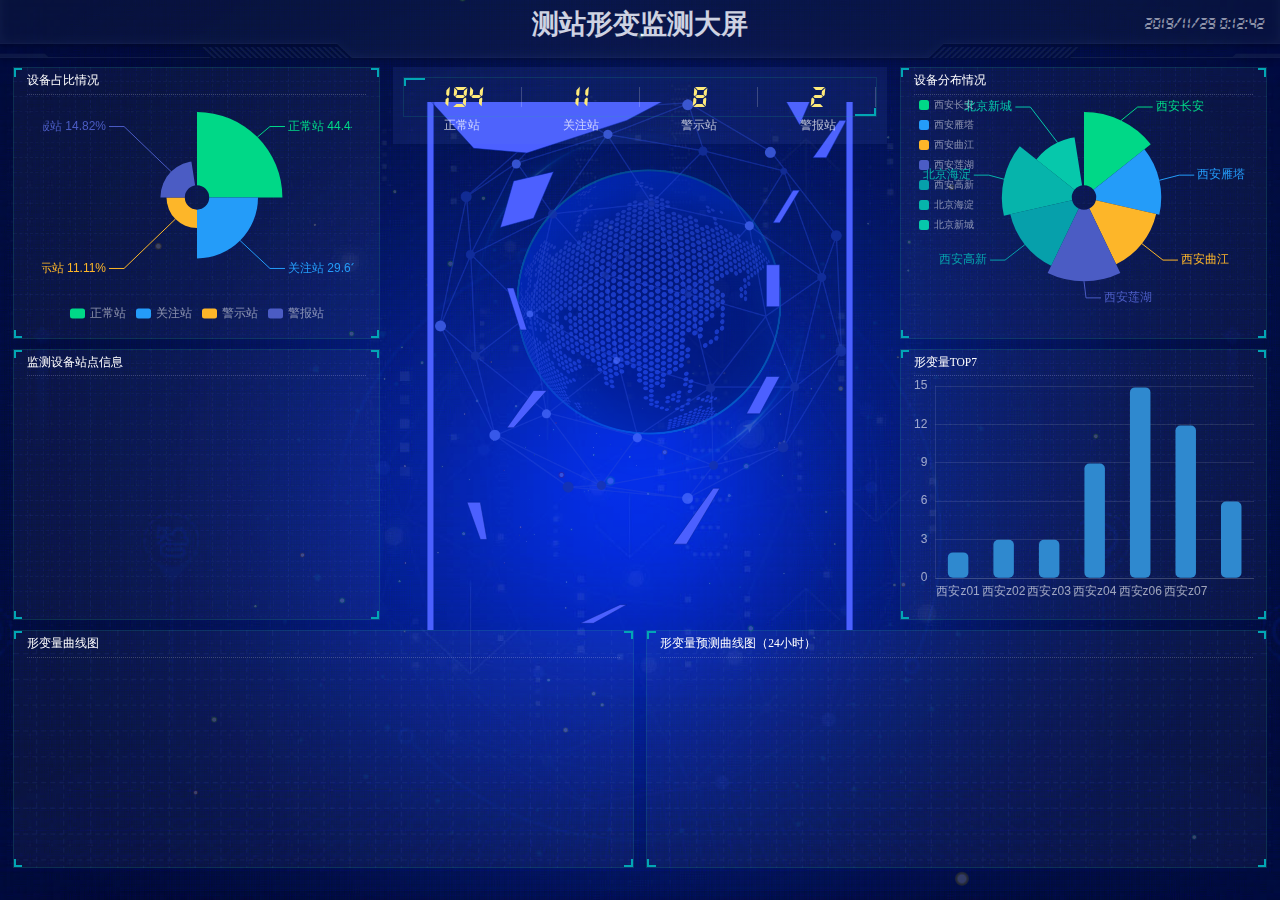
<file: index.html>
<!doctype html>
<html>
<head>
<meta charset="utf-8">
<title>index</title>
<script type="text/javascript" src="js/jquery.js"></script>
<link rel="stylesheet" href="css/comon0.css">
</head>
<body>
<div class="canvas" style="opacity: .2">
  <iframe frameborder="0" src="js/index.html" style="width: 100%; height: 100%"></iframe>
</div>
<div class="loading">
  <div class="loadbox"> <img src="images/loading.gif"> 页面加载中... </div>
</div>
<div class="head">
  <h1>测站形变监测大屏</h1>
  <div class="time" id="showTime">2019/11/29 0:12:42</div>
		<script>
var t = null;
    t = setTimeout(time,1000);//開始运行
    function time()
    {
       clearTimeout(t);//清除定时器
       dt = new Date();
		var y=dt.getFullYear();
		var mt=dt.getMonth()+1;
		var day=dt.getDate();
       var h=dt.getHours();//获取时
       var m=dt.getMinutes();//获取分
       var s=dt.getSeconds();//获取秒
		var t = null;
       document.getElementById("showTime").innerHTML = y+"/"+Appendzero(mt)+"/"+Appendzero(day)+" "+Appendzero(h)+":"+Appendzero(m)+":"+Appendzero(s)+"";
        function Appendzero(obj){
			if(obj<10) return "0" +""+ obj;
			else return obj;
		 }
		t = setTimeout(time,1000); //设定定时器，循环运行     
    } 

</script>
	
</div>
<div class="mainbox">
  <ul class="clearfix">
    <li>
	  <div class="boxall" style="height: calc(50% - .15rem)">
        <div class="alltitle">设备占比情况</div>
        <div style="height:100%; width: 100%;">
		  	<div class="sy" id="fb1"></div>
		  </div>
        <div class="boxfoot">
		  </div>
      </div>
       <div class="boxall" style="height: calc(50% - .15rem)">
        <div class="alltitle">监测设备站点信息</div>
        <div class="wrap boxnav">
          <ul id="zhandian">
            <!-- 监测设备站点信息 列表 js动态插入-->
          </ul>
        </div>
        <div class="boxfoot"></div>
      </div>
    </li>
    <li>
     <div style="position: relative">
		<div class="barnav">
			
			 <div class="bar">
        <div class="barbox">
          <ul class="clearfix">
            <li class="pulll_left counter">194</li>
            <li class="pulll_left counter">11</li>
            <li class="pulll_left counter">8</li>
            <li class="pulll_left counter">2</li>
          </ul>
        </div>
        <div class="barbox2">
          <ul class="clearfix">
            <li class="pulll_left">正常站</li>
            <li class="pulll_left">关注站</li>
            <li class="pulll_left">警示站</li>
            <li class="pulll_left">警报站</li>
          </ul>
        </div>
		  
      </div>
		</div>
		 </div>
      <div class="mapbox">
		<div class="map">
        <div class="map1"><img src="images/lbx.png"></div>
        <div class="map2"><img src="images/jt.png"></div>
        <div class="map3"><img src="images/map.png"></div>
        <div class="map4" id="map_1"></div>
      </div>
		</div>
    </li>
    <li>
		<!-- <div class="boxall" style="height: calc(50% - .15rem)">
        <div class="alltitle">字段名称 <div class="pulll_right">
			<a href="#"><span></span>已维修</a>
			<a href="#"><span></span>未维修</a>
			</div></div>
        
        <div class="boxnav" id="echart3"></div>
        
        <div class="boxfoot"></div>
      </div> -->
	  <div class="boxall" style="height: calc(50% - .15rem)">
        <div class="alltitle">设备分布情况 </div>
        <div style="height:100%; width: 100%;">
		  	<div class="sy" id="fb2"></div>
		  </div>
        <div class="boxfoot">
		  </div>
      </div>
	  <div class="boxall" style="height: calc(50% - .15rem)">
        <div class="alltitle">形变量TOP7</div>
        <div class="boxnav" id="echart1"></div>
        <div class="boxfoot"></div>
      </div>
    </li>
  </ul>
  <!-- <div class="copyright">九州星辰</div> -->
</div>
	
	<div class="mainbox2">
  <ul class="clearfix">
    <li>
		  <div class="boxall" style="height:100%">
        <div class="alltitle">形变量曲线图
			  <div class="pulll_right sebtn" >
			<!-- <a href="#" class="active">近七天</a>
			<a href="#">近30天</a>
			<a href="#">12月</a> -->
			</div>
			  </div>
         <div class="boxnav" id="echart4"></div>
        <div class="boxfoot"></div>
      </div>
	  </li>
    <li>
      <div class="boxall" style="height:100%">
        <div class="alltitle">形变量预测曲线图（24小时）
			  <div class="pulll_right sebtn" >
			<!-- <a href="#" class="active">近七天</a>
			<a href="#">近30天</a>
			<a href="#">12月</a> -->
			</div>
			  </div>
         <div class="boxnav" id="echart5"></div>
        <div class="boxfoot"></div>
      </div>
    </li>
    <!-- <li>
      <div class="boxall" style="height: 100%">
          <div class="alltitle">形变量预测曲线图（24小时）
            <div class="pulll_right">
            <a href="#"><span></span>已检点</a>
            <a href="#"><span></span>未检点</a>
            </div>
        </div>
        <div class="boxnav">
          <ul class="btbox">
          <li id="bt01"></li>
          <li id="bt02"></li>
          <li id="bt03"></li>
          <li id="bt04"></li>
          </ul>
        </div>
        <div class="boxfoot"></div>
      </div>
    </li> -->

	  
		</ul>
		</div>

<script language="JavaScript" src="js/js.js"></script> 
<script type="text/javascript" src="js/echarts.min.js"></script> 
<!-- <script type="text/javascript" src="js/china.js"></script>  -->
<script type="text/javascript" src="http://47.95.194.30/bi/js/china.js"></script> 
<script type="text/javascript" src="js/area_echarts.js"></script> 
<script src="js/jquery.liMarquee.js"></script> 
<script>
$(function(){
	$('.wrap,.adduser').liMarquee({
		direction: 'up',//身上滚动 
		runshort: false,//内容不足时不滚动
		scrollamount: 20//速度
	});
});
	
</script> 
<script type="text/javascript" src="./js/databind.js"></script>

<script type="text/javascript">
		// $('.counter').countUp();
  </script>
</body>
</html>
</file>
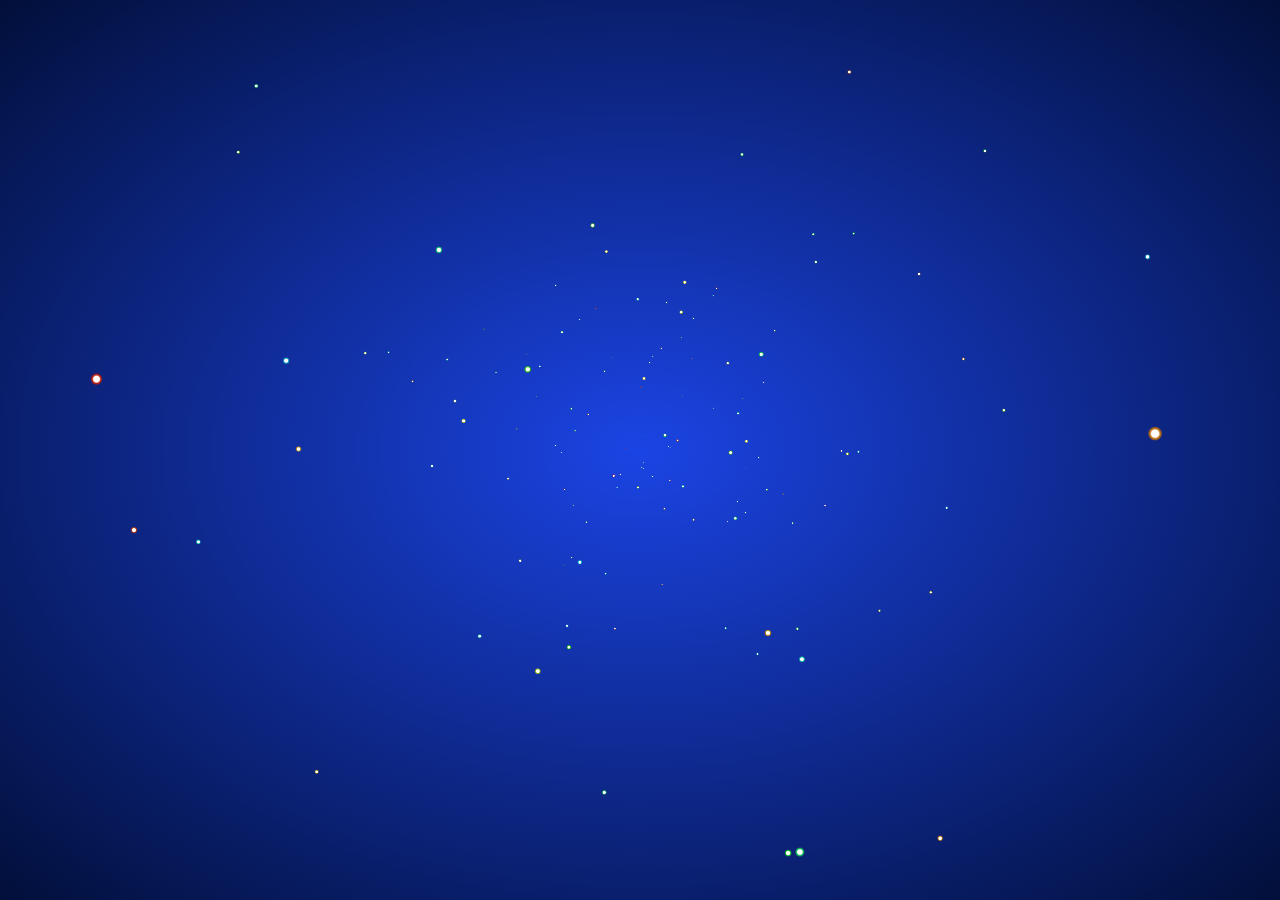
<file: js/index.html>
<html><head>
    <meta charset="utf-8">
    <title>www.husonghe.com</title>
    <style>
    html {
      height: 100%;
      background-image: -webkit-radial-gradient(ellipse farthest-corner at center center, #1b44e4 0%, #020f3a 100%);
      background-image: radial-gradient(ellipse farthest-corner at center center, #1b44e4 0%, #020f3a 100%);
      cursor: move;
    }
    
    body {
      width: 100%;
      margin: 0;
      overflow: hidden;
    }
    </style>
    </head>
    
    <body>
    
    
    <canvas id="canv" width="1920" height="572"></canvas>
    <script>
    var num = 200;
    var w = window.innerWidth;
    var h = window.innerHeight;
    var max = 100;
    var _x = 0;
    var _y = 0;
    var _z = 150;
    var dtr = function(d) {
      return d * Math.PI / 180;
    };
    
    var rnd = function() {
      return Math.sin(Math.floor(Math.random() * 360) * Math.PI / 180);
    };
    var dist = function(p1, p2, p3) {
      return Math.sqrt(Math.pow(p2.x - p1.x, 2) + Math.pow(p2.y - p1.y, 2) + Math.pow(p2.z - p1.z, 2));
    };
    
    var cam = {
      obj: {
        x: _x,
        y: _y,
        z: _z
      },
      dest: {
        x: 0,
        y: 0,
        z: 1
      },
      dist: {
        x: 0,
        y: 0,
        z: 200
      },
      ang: {
        cplane: 0,
        splane: 0,
        ctheta: 0,
        stheta: 0
      },
      zoom: 1,
      disp: {
        x: w / 2,
        y: h / 2,
        z: 0
      },
      upd: function() {
        cam.dist.x = cam.dest.x - cam.obj.x;
        cam.dist.y = cam.dest.y - cam.obj.y;
        cam.dist.z = cam.dest.z - cam.obj.z;
        cam.ang.cplane = -cam.dist.z / Math.sqrt(cam.dist.x * cam.dist.x + cam.dist.z * cam.dist.z);
        cam.ang.splane = cam.dist.x / Math.sqrt(cam.dist.x * cam.dist.x + cam.dist.z * cam.dist.z);
        cam.ang.ctheta = Math.sqrt(cam.dist.x * cam.dist.x + cam.dist.z * cam.dist.z) / Math.sqrt(cam.dist.x * cam.dist.x + cam.dist.y * cam.dist.y + cam.dist.z * cam.dist.z);
        cam.ang.stheta = -cam.dist.y / Math.sqrt(cam.dist.x * cam.dist.x + cam.dist.y * cam.dist.y + cam.dist.z * cam.dist.z);
      }
    };
    
    var trans = {
      parts: {
        sz: function(p, sz) {
          return {
            x: p.x * sz.x,
            y: p.y * sz.y,
            z: p.z * sz.z
          };
        },
        rot: {
          x: function(p, rot) {
            return {
              x: p.x,
              y: p.y * Math.cos(dtr(rot.x)) - p.z * Math.sin(dtr(rot.x)),
              z: p.y * Math.sin(dtr(rot.x)) + p.z * Math.cos(dtr(rot.x))
            };
          },
          y: function(p, rot) {
            return {
              x: p.x * Math.cos(dtr(rot.y)) + p.z * Math.sin(dtr(rot.y)),
              y: p.y,
              z: -p.x * Math.sin(dtr(rot.y)) + p.z * Math.cos(dtr(rot.y))
            };
          },
          z: function(p, rot) {
            return {
              x: p.x * Math.cos(dtr(rot.z)) - p.y * Math.sin(dtr(rot.z)),
              y: p.x * Math.sin(dtr(rot.z)) + p.y * Math.cos(dtr(rot.z)),
              z: p.z
            };
          }
        },
        pos: function(p, pos) {
          return {
            x: p.x + pos.x,
            y: p.y + pos.y,
            z: p.z + pos.z
          };
        }
      },
      pov: {
        plane: function(p) {
          return {
            x: p.x * cam.ang.cplane + p.z * cam.ang.splane,
            y: p.y,
            z: p.x * -cam.ang.splane + p.z * cam.ang.cplane
          };
        },
        theta: function(p) {
          return {
            x: p.x,
            y: p.y * cam.ang.ctheta - p.z * cam.ang.stheta,
            z: p.y * cam.ang.stheta + p.z * cam.ang.ctheta
          };
        },
        set: function(p) {
          return {
            x: p.x - cam.obj.x,
            y: p.y - cam.obj.y,
            z: p.z - cam.obj.z
          };
        }
      },
      persp: function(p) {
        return {
          x: p.x * cam.dist.z / p.z * cam.zoom,
          y: p.y * cam.dist.z / p.z * cam.zoom,
          z: p.z * cam.zoom,
          p: cam.dist.z / p.z
        };
      },
      disp: function(p, disp) {
        return {
          x: p.x + disp.x,
          y: -p.y + disp.y,
          z: p.z + disp.z,
          p: p.p
        };
      },
      steps: function(_obj_, sz, rot, pos, disp) {
        var _args = trans.parts.sz(_obj_, sz);
        _args = trans.parts.rot.x(_args, rot);
        _args = trans.parts.rot.y(_args, rot);
        _args = trans.parts.rot.z(_args, rot);
        _args = trans.parts.pos(_args, pos);
        _args = trans.pov.plane(_args);
        _args = trans.pov.theta(_args);
        _args = trans.pov.set(_args);
        _args = trans.persp(_args);
        _args = trans.disp(_args, disp);
        return _args;
      }
    };
    
    (function() {
      "use strict";
      var threeD = function(param) {
        this.transIn = {};
        this.transOut = {};
        this.transIn.vtx = (param.vtx);
        this.transIn.sz = (param.sz);
        this.transIn.rot = (param.rot);
        this.transIn.pos = (param.pos);
      };
    
      threeD.prototype.vupd = function() {
        this.transOut = trans.steps(
    
          this.transIn.vtx,
          this.transIn.sz,
          this.transIn.rot,
          this.transIn.pos,
          cam.disp
        );
      };
    
      var Build = function() {
        this.vel = 0.04;
        this.lim = 360;
        this.diff = 200;
        this.initPos = 100;
        this.toX = _x;
        this.toY = _y;
        this.go();
      };
    
      Build.prototype.go = function() {
        this.canvas = document.getElementById("canv");
        this.canvas.width = window.innerWidth;
        this.canvas.height = window.innerHeight;
        this.$ = canv.getContext("2d");
        this.$.globalCompositeOperation = 'source-over';
        this.varr = [];
        this.dist = [];
        this.calc = [];
    
        for (var i = 0, len = num; i < len; i++) {
          this.add();
        }
    
        this.rotObj = {
          x: 0,
          y: 0,
          z: 0
        };
        this.objSz = {
          x: w / 5,
          y: h / 5,
          z: w / 5
        };
      };
    
      Build.prototype.add = function() {
        this.varr.push(new threeD({
          vtx: {
            x: rnd(),
            y: rnd(),
            z: rnd()
          },
          sz: {
            x: 0,
            y: 0,
            z: 0
          },
          rot: {
            x: 20,
            y: -20,
            z: 0
          },
          pos: {
            x: this.diff * Math.sin(360 * Math.random() * Math.PI / 180),
            y: this.diff * Math.sin(360 * Math.random() * Math.PI / 180),
            z: this.diff * Math.sin(360 * Math.random() * Math.PI / 180)
          }
        }));
        this.calc.push({
          x: 360 * Math.random(),
          y: 360 * Math.random(),
          z: 360 * Math.random()
        });
      };
    
      Build.prototype.upd = function() {
        cam.obj.x += (this.toX - cam.obj.x) * 0.05;
        cam.obj.y += (this.toY - cam.obj.y) * 0.05;
      };
    
      Build.prototype.draw = function() {
        this.$.clearRect(0, 0, this.canvas.width, this.canvas.height);
        cam.upd();
        this.rotObj.x += 0.1;
        this.rotObj.y += 0.1;
        this.rotObj.z += 0.1;
    
        for (var i = 0; i < this.varr.length; i++) {
          for (var val in this.calc[i]) {
            if (this.calc[i].hasOwnProperty(val)) {
              this.calc[i][val] += this.vel;
              if (this.calc[i][val] > this.lim) this.calc[i][val] = 0;
            }
          }
    
          this.varr[i].transIn.pos = {
            x: this.diff * Math.cos(this.calc[i].x * Math.PI / 180),
            y: this.diff * Math.sin(this.calc[i].y * Math.PI / 180),
            z: this.diff * Math.sin(this.calc[i].z * Math.PI / 180)
          };
          this.varr[i].transIn.rot = this.rotObj;
          this.varr[i].transIn.sz = this.objSz;
          this.varr[i].vupd();
          if (this.varr[i].transOut.p < 0) continue;
          var g = this.$.createRadialGradient(this.varr[i].transOut.x, this.varr[i].transOut.y, this.varr[i].transOut.p, this.varr[i].transOut.x, this.varr[i].transOut.y, this.varr[i].transOut.p * 2);
          this.$.globalCompositeOperation = 'lighter';
          g.addColorStop(0, 'hsla(255, 255%, 255%, 1)');
          g.addColorStop(.5, 'hsla(' + (i + 2) + ',85%, 40%,1)');
          g.addColorStop(1, 'hsla(' + (i) + ',85%, 40%,.5)');
          this.$.fillStyle = g;
          this.$.beginPath();
          this.$.arc(this.varr[i].transOut.x, this.varr[i].transOut.y, this.varr[i].transOut.p * 2, 0, Math.PI * 2, false);
          this.$.fill();
          this.$.closePath();
        }
      };
      Build.prototype.anim = function() {
        window.requestAnimationFrame = (function() {
          return window.requestAnimationFrame ||
            function(callback, element) {
              window.setTimeout(callback, 1000 / 60);
            };
        })();
        var anim = function() {
          this.upd();
          this.draw();
          window.requestAnimationFrame(anim);
    
        }.bind(this);
        window.requestAnimationFrame(anim);
      };
    
      Build.prototype.run = function() {
        this.anim();
    
        window.addEventListener('mousemove', function(e) {
          this.toX = (e.clientX - this.canvas.width / 2) * -0.8;
          this.toY = (e.clientY - this.canvas.height / 2) * 0.8;
        }.bind(this));
        window.addEventListener('touchmove', function(e) {
          e.preventDefault();
          this.toX = (e.touches[0].clientX - this.canvas.width / 2) * -0.8;
          this.toY = (e.touches[0].clientY - this.canvas.height / 2) * 0.8;
        }.bind(this));
        window.addEventListener('mousedown', function(e) {
          for (var i = 0; i < 100; i++) {
            this.add();
          }
        }.bind(this));
        window.addEventListener('touchstart', function(e) {
          e.preventDefault();
          for (var i = 0; i < 100; i++) {
            this.add();
          }
        }.bind(this));
      };
      var app = new Build();
      app.run();
    })();
    window.addEventListener('resize', function() {
      canvas.width = w = window.innerWidth;
      canvas.height = h = window.innerHeight;
    }, false);
    </script>
    </body></html>
</file>
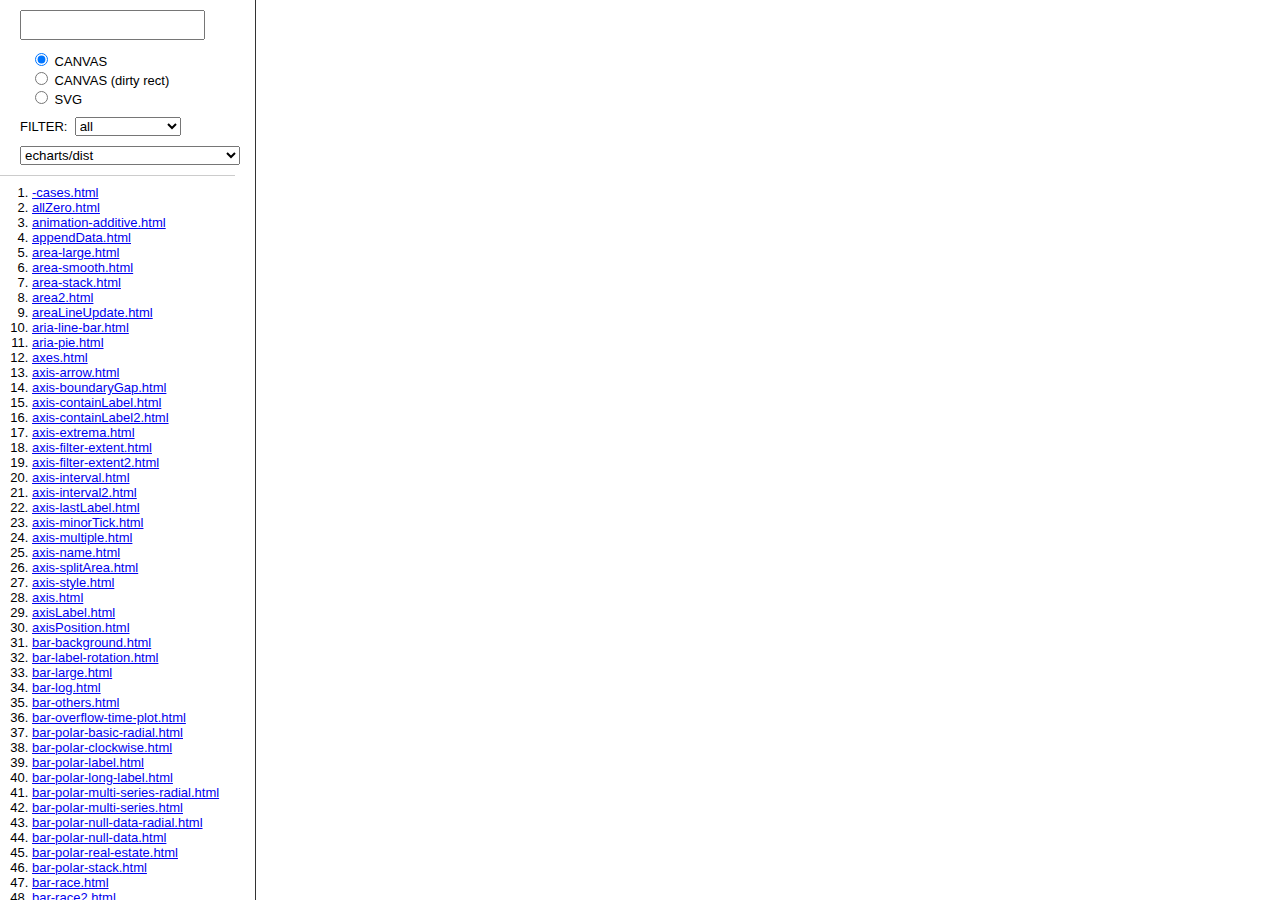
<file: libs/echarts-5.2.1/test/-cases.html>
<!DOCTYPE html>
<!--
Licensed to the Apache Software Foundation (ASF) under one
or more contributor license agreements.  See the NOTICE file
distributed with this work for additional information
regarding copyright ownership.  The ASF licenses this file
to you under the Apache License, Version 2.0 (the
"License"); you may not use this file except in compliance
with the License.  You may obtain a copy of the License at

   http://www.apache.org/licenses/LICENSE-2.0

Unless required by applicable law or agreed to in writing,
software distributed under the License is distributed on an
"AS IS" BASIS, WITHOUT WARRANTIES OR CONDITIONS OF ANY
KIND, either express or implied.  See the License for the
specific language governing permissions and limitations
under the License.
-->


<html>
    <head>
        <meta charset="utf-8">
        <meta name="viewport" content="width=device-width, initial-scale=1" />
        <title>echarts cases</title>
        <script src="lib/jquery.min.js"></script>
        <script src="lib/testHelper.js"></script>
        <script src="lib/caseFrame.js"></script>
        <link rel="stylesheet" href="lib/reset.css">
        <link rel="stylesheet" href="lib/caseFrame.css">
    </head>
    <body>
        <div id="main"></div>
        <script src="-cases.js"></script>
    </body>
</html>
</file>
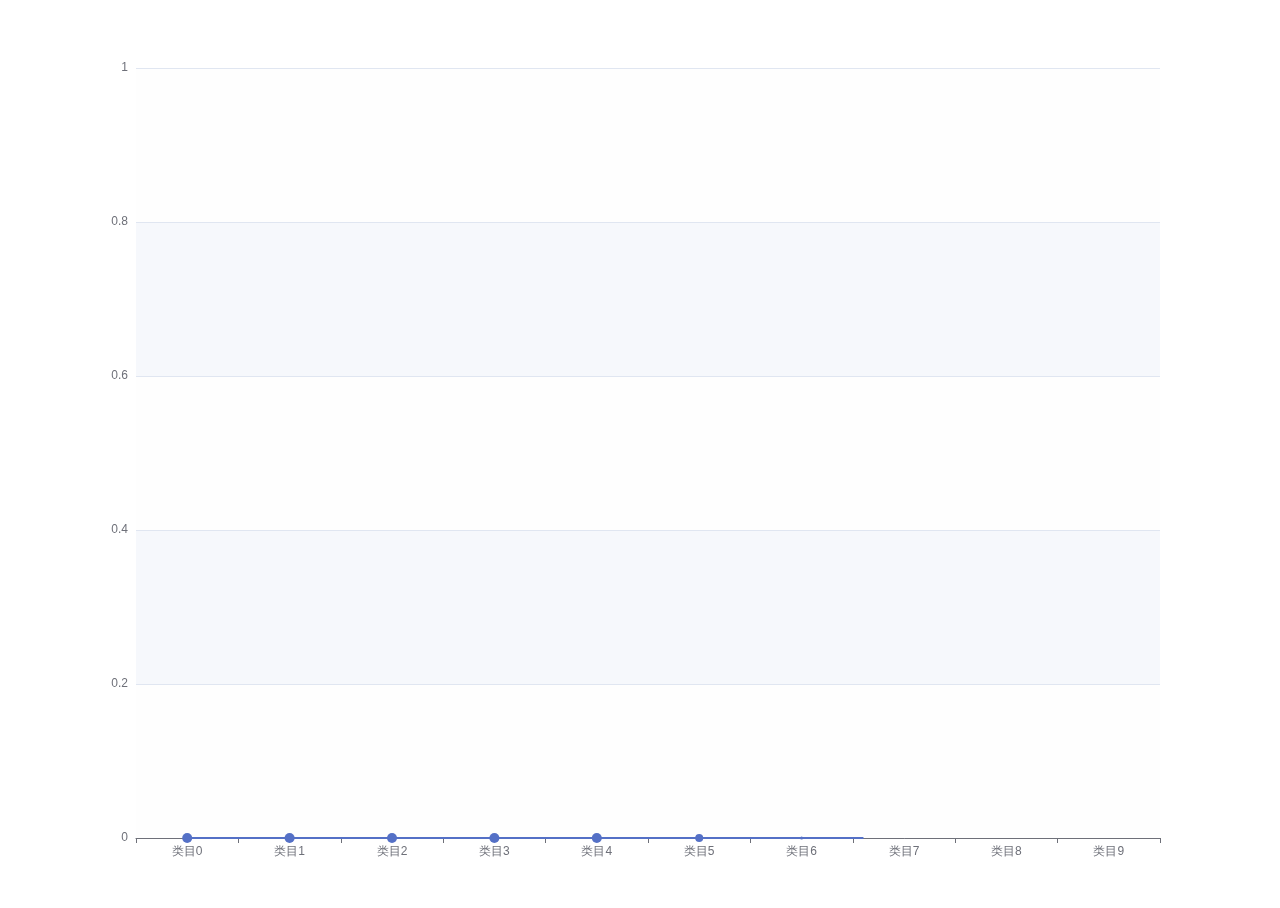
<file: libs/echarts-5.2.1/test/allZero.html>
<!--
Licensed to the Apache Software Foundation (ASF) under one
or more contributor license agreements.  See the NOTICE file
distributed with this work for additional information
regarding copyright ownership.  The ASF licenses this file
to you under the Apache License, Version 2.0 (the
"License"); you may not use this file except in compliance
with the License.  You may obtain a copy of the License at

   http://www.apache.org/licenses/LICENSE-2.0

Unless required by applicable law or agreed to in writing,
software distributed under the License is distributed on an
"AS IS" BASIS, WITHOUT WARRANTIES OR CONDITIONS OF ANY
KIND, either express or implied.  See the License for the
specific language governing permissions and limitations
under the License.
-->

<html>
    <head>
        <meta charset="utf-8">
        <meta name="viewport" content="width=device-width, initial-scale=1" />
        <script src="lib/simpleRequire.js"></script>
        <script src="lib/config.js"></script>
        <script src="lib/facePrint.js"></script>
    </head>
    <body>
        <style>
            html, body, #main {
                width: 100%;
                height: 100%;
            }
        </style>
        <div id="info"></div>
        <div id="main"></div>
        <script>

            require(['echarts'], function (echarts) {

                var chart = echarts.init(document.getElementById('main'));

                var xAxisData = [];
                var data = [];

                for (var i = 0; i < 10; i++) {
                    xAxisData.push('类目' + i);
                    data.push(0);
                }
                chart.setOption({
                    tooltip: {
                        trigger: 'axis',
                        axisPointer: {
                            type: 'line'
                        }
                    },
                    xAxis: {
                        data: xAxisData
                    },
                    yAxis: {
                        splitArea: {
                            show: true
                        }
                    },
                    series: [{
                        name: 'line',
                        type: 'line',
                        symbol: 'circle',
                        symbolSize: 10,
                        data: data
                    }]
                });
            });

        </script>
    </body>
</html>
</file>
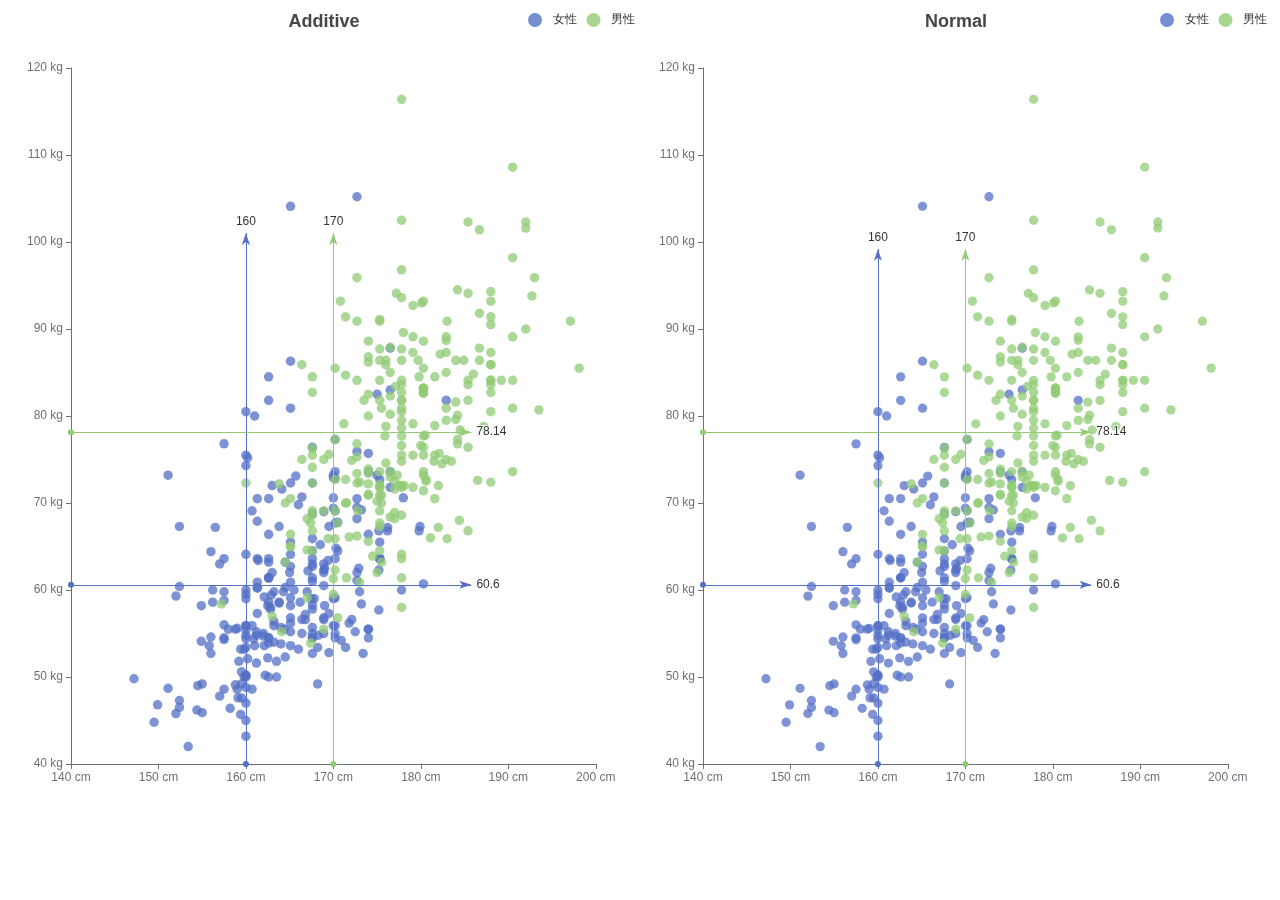
<file: libs/echarts-5.2.1/test/animation-additive.html>
<!--
Licensed to the Apache Software Foundation (ASF) under one
or more contributor license agreements.  See the NOTICE file
distributed with this work for additional information
regarding copyright ownership.  The ASF licenses this file
to you under the Apache License, Version 2.0 (the
"License"); you may not use this file except in compliance
with the License.  You may obtain a copy of the License at

   http://www.apache.org/licenses/LICENSE-2.0

Unless required by applicable law or agreed to in writing,
software distributed under the License is distributed on an
"AS IS" BASIS, WITHOUT WARRANTIES OR CONDITIONS OF ANY
KIND, either express or implied.  See the License for the
specific language governing permissions and limitations
under the License.
-->

<html>
    <head>
        <meta charset="utf-8">
        <script src="lib/simpleRequire.js"></script>
        <script src="lib/config.js"></script>
        <script src="lib/jquery.min.js"></script>
        <script src="lib/facePrint.js"></script>
        <script src="lib/testHelper.js"></script>
        <meta name="viewport" content="width=device-width, initial-scale=1" />
    </head>
    <body>
        <style>
            h1 {
                line-height: 60px;
                height: 60px;
                background: #146402;
                text-align: center;
                font-weight: bold;
                color: #eee;
                font-size: 14px;
            }
            .chart {
                height: 800px;
                width: 50%;
                float: left;
            }
        </style>

        <div id="additive" class="chart"></div>
        <div id="non-additive" class="chart"></div>
        <script>

            require(['echarts'], function (echarts) {

                function createChart(domId, additive) {

                    var chart = echarts.init(document.getElementById(domId));

                    chart.setOption({
                        title: {
                            text: additive ? 'Additive' : 'Normal',
                            left: 'center'
                        },
                        grid: {
                            left: '3%',
                            right: '7%',
                            bottom: '3%',
                            containLabel: true
                        },
                        legend: {
                            data: ['女性', '男性'],
                            left: 'right'
                        },
                        xAxis: [
                            {
                                type: 'value',
                                scale: true,
                                splitNumber: 5,
                                axisLabel: {
                                    formatter: '{value} cm'
                                },
                                splitLine: {
                                    show: false
                                },

                                animationEasingUpdate: 'cubicInOut',
                                animationDurationUpdate: 1000,
                                animationAdditive: additive,
                            }
                        ],
                        yAxis: [
                            {
                                type: 'value',
                                scale: true,
                                splitNumber: 5,
                                axisLabel: {
                                    formatter: '{value} kg'
                                },
                                splitLine: {
                                    show: false
                                },

                                animationEasingUpdate: 'cubicInOut',
                                animationDurationUpdate: 1000,
                                animationAdditive: additive,
                            }
                        ],
                        series: [
                            {
                                animationEasingUpdate: 'cubicInOut',
                                animationDurationUpdate: 1000,
                                animationAdditive: additive,
                                name: '女性',
                                type: 'scatter',
                                data: [[161.2, 51.6], [167.5, 59.0], [159.5, 49.2], [157.0, 63.0], [155.8, 53.6], [170.0, 59.0], [159.1, 47.6], [166.0, 69.8], [176.2, 66.8], [160.2, 75.2], [172.5, 55.2], [170.9, 54.2], [172.9, 62.5], [153.4, 42.0], [160.0, 50.0], [147.2, 49.8], [168.2, 49.2], [175.0, 73.2], [157.0, 47.8], [167.6, 68.8], [159.5, 50.6], [175.0, 82.5], [166.8, 57.2], [176.5, 87.8], [170.2, 72.8], [174.0, 54.5], [173.0, 59.8], [179.9, 67.3], [170.5, 67.8], [160.0, 47.0], [154.4, 46.2], [162.0, 55.0], [176.5, 83.0], [160.0, 54.4], [152.0, 45.8], [162.1, 53.6], [170.0, 73.2], [160.2, 52.1], [161.3, 67.9], [166.4, 56.6], [168.9, 62.3], [163.8, 58.5], [167.6, 54.5], [160.0, 50.2], [161.3, 60.3], [167.6, 58.3], [165.1, 56.2], [160.0, 50.2], [170.0, 72.9], [157.5, 59.8], [167.6, 61.0], [160.7, 69.1], [163.2, 55.9], [152.4, 46.5], [157.5, 54.3], [168.3, 54.8], [180.3, 60.7], [165.5, 60.0], [165.0, 62.0], [164.5, 60.3], [156.0, 52.7], [160.0, 74.3], [163.0, 62.0], [165.7, 73.1], [161.0, 80.0], [162.0, 54.7], [166.0, 53.2], [174.0, 75.7], [172.7, 61.1], [167.6, 55.7], [151.1, 48.7], [164.5, 52.3], [163.5, 50.0], [152.0, 59.3], [169.0, 62.5], [164.0, 55.7], [161.2, 54.8], [155.0, 45.9], [170.0, 70.6], [176.2, 67.2], [170.0, 69.4], [162.5, 58.2], [170.3, 64.8], [164.1, 71.6], [169.5, 52.8], [163.2, 59.8], [154.5, 49.0], [159.8, 50.0], [173.2, 69.2], [170.0, 55.9], [161.4, 63.4], [169.0, 58.2], [166.2, 58.6], [159.4, 45.7], [162.5, 52.2], [159.0, 48.6], [162.8, 57.8], [159.0, 55.6], [179.8, 66.8], [162.9, 59.4], [161.0, 53.6], [151.1, 73.2], [168.2, 53.4], [168.9, 69.0], [173.2, 58.4], [171.8, 56.2], [178.0, 70.6], [164.3, 59.8], [163.0, 72.0], [168.5, 65.2], [166.8, 56.6], [172.7, 105.2], [163.5, 51.8], [169.4, 63.4], [167.8, 59.0], [159.5, 47.6], [167.6, 63.0], [161.2, 55.2], [160.0, 45.0], [163.2, 54.0], [162.2, 50.2], [161.3, 60.2], [149.5, 44.8], [157.5, 58.8], [163.2, 56.4], [172.7, 62.0], [155.0, 49.2], [156.5, 67.2], [164.0, 53.8], [160.9, 54.4], [162.8, 58.0], [167.0, 59.8], [160.0, 54.8], [160.0, 43.2], [168.9, 60.5], [158.2, 46.4], [156.0, 64.4], [160.0, 48.8], [167.1, 62.2], [158.0, 55.5], [167.6, 57.8], [156.0, 54.6], [162.1, 59.2], [173.4, 52.7], [159.8, 53.2], [170.5, 64.5], [159.2, 51.8], [157.5, 56.0], [161.3, 63.6], [162.6, 63.2], [160.0, 59.5], [168.9, 56.8], [165.1, 64.1], [162.6, 50.0], [165.1, 72.3], [166.4, 55.0], [160.0, 55.9], [152.4, 60.4], [170.2, 69.1], [162.6, 84.5], [170.2, 55.9], [158.8, 55.5], [172.7, 69.5], [167.6, 76.4], [162.6, 61.4], [167.6, 65.9], [156.2, 58.6], [175.2, 66.8], [172.1, 56.6], [162.6, 58.6], [160.0, 55.9], [165.1, 59.1], [182.9, 81.8], [166.4, 70.7], [165.1, 56.8], [177.8, 60.0], [165.1, 58.2], [175.3, 72.7], [154.9, 54.1], [158.8, 49.1], [172.7, 75.9], [168.9, 55.0], [161.3, 57.3], [167.6, 55.0], [165.1, 65.5], [175.3, 65.5], [157.5, 48.6], [163.8, 58.6], [167.6, 63.6], [165.1, 55.2], [165.1, 62.7], [168.9, 56.6], [162.6, 53.9], [164.5, 63.2], [176.5, 73.6], [168.9, 62.0], [175.3, 63.6], [159.4, 53.2], [160.0, 53.4], [170.2, 55.0], [162.6, 70.5], [167.6, 54.5], [162.6, 54.5], [160.7, 55.9], [160.0, 59.0], [157.5, 63.6], [162.6, 54.5], [152.4, 47.3], [170.2, 67.7], [165.1, 80.9], [172.7, 70.5], [165.1, 60.9], [170.2, 63.6], [170.2, 54.5], [170.2, 59.1], [161.3, 70.5], [167.6, 52.7], [167.6, 62.7], [165.1, 86.3], [162.6, 66.4], [152.4, 67.3], [168.9, 63.0], [170.2, 73.6], [175.2, 62.3], [175.2, 57.7], [160.0, 55.4], [165.1, 104.1], [174.0, 55.5], [170.2, 77.3], [160.0, 80.5], [167.6, 64.5], [167.6, 72.3], [167.6, 61.4], [154.9, 58.2], [162.6, 81.8], [175.3, 63.6], [171.4, 53.4], [157.5, 54.5], [165.1, 53.6], [160.0, 60.0], [174.0, 73.6], [162.6, 61.4], [174.0, 55.5], [162.6, 63.6], [161.3, 60.9], [156.2, 60.0], [149.9, 46.8], [169.5, 57.3], [160.0, 64.1], [175.3, 63.6], [169.5, 67.3], [160.0, 75.5], [172.7, 68.2], [162.6, 61.4], [157.5, 76.8], [176.5, 71.8], [164.4, 55.5], [160.7, 48.6], [174.0, 66.4], [163.8, 67.3]],
                                markLine: {
                                    animationEasingUpdate: 'cubicInOut',
                                    animationDurationUpdate: 1000,
                                    animationAdditive: additive,
                                    lineStyle: {
                                        type: 'solid'
                                    },
                                    data: [
                                        {type: 'average', name: '平均值'},
                                        { xAxis: 160 }
                                    ]
                                }
                            },
                            {
                                name: '男性',
                                type: 'scatter',
                                animationEasingUpdate: 'cubicInOut',
                                animationDurationUpdate: 1000,
                                animationAdditive: additive,
                                data: [[174.0, 65.6], [175.3, 71.8], [193.5, 80.7], [186.5, 72.6], [187.2, 78.8], [181.5, 74.8], [184.0, 86.4], [184.5, 78.4], [175.0, 62.0], [184.0, 81.6], [180.0, 76.6], [177.8, 83.6], [192.0, 90.0], [176.0, 74.6], [174.0, 71.0], [184.0, 79.6], [192.7, 93.8], [171.5, 70.0], [173.0, 72.4], [176.0, 85.9], [176.0, 78.8], [180.5, 77.8], [172.7, 66.2], [176.0, 86.4], [173.5, 81.8], [178.0, 89.6], [180.3, 82.8], [180.3, 76.4], [164.5, 63.2], [173.0, 60.9], [183.5, 74.8], [175.5, 70.0], [188.0, 72.4], [189.2, 84.1], [172.8, 69.1], [170.0, 59.5], [182.0, 67.2], [170.0, 61.3], [177.8, 68.6], [184.2, 80.1], [186.7, 87.8], [171.4, 84.7], [172.7, 73.4], [175.3, 72.1], [180.3, 82.6], [182.9, 88.7], [188.0, 84.1], [177.2, 94.1], [172.1, 74.9], [167.0, 59.1], [169.5, 75.6], [174.0, 86.2], [172.7, 75.3], [182.2, 87.1], [164.1, 55.2], [163.0, 57.0], [171.5, 61.4], [184.2, 76.8], [174.0, 86.8], [174.0, 72.2], [177.0, 71.6], [186.0, 84.8], [167.0, 68.2], [171.8, 66.1], [182.0, 72.0], [167.0, 64.6], [177.8, 74.8], [164.5, 70.0], [192.0, 101.6], [175.5, 63.2], [171.2, 79.1], [181.6, 78.9], [167.4, 67.7], [181.1, 66.0], [177.0, 68.2], [174.5, 63.9], [177.5, 72.0], [170.5, 56.8], [182.4, 74.5], [197.1, 90.9], [180.1, 93.0], [175.5, 80.9], [180.6, 72.7], [184.4, 68.0], [175.5, 70.9], [180.6, 72.5], [177.0, 72.5], [177.1, 83.4], [181.6, 75.5], [176.5, 73.0], [175.0, 70.2], [174.0, 73.4], [165.1, 70.5], [177.0, 68.9], [192.0, 102.3], [176.5, 68.4], [169.4, 65.9], [182.1, 75.7], [179.8, 84.5], [175.3, 87.7], [184.9, 86.4], [177.3, 73.2], [167.4, 53.9], [178.1, 72.0], [168.9, 55.5], [157.2, 58.4], [180.3, 83.2], [170.2, 72.7], [177.8, 64.1], [172.7, 72.3], [165.1, 65.0], [186.7, 86.4], [165.1, 65.0], [174.0, 88.6], [175.3, 84.1], [185.4, 66.8], [177.8, 75.5], [180.3, 93.2], [180.3, 82.7], [177.8, 58.0], [177.8, 79.5], [177.8, 78.6], [177.8, 71.8], [177.8, 116.4], [163.8, 72.2], [188.0, 83.6], [198.1, 85.5], [175.3, 90.9], [166.4, 85.9], [190.5, 89.1], [166.4, 75.0], [177.8, 77.7], [179.7, 86.4], [172.7, 90.9], [190.5, 73.6], [185.4, 76.4], [168.9, 69.1], [167.6, 84.5], [175.3, 64.5], [170.2, 69.1], [190.5, 108.6], [177.8, 86.4], [190.5, 80.9], [177.8, 87.7], [184.2, 94.5], [176.5, 80.2], [177.8, 72.0], [180.3, 71.4], [171.4, 72.7], [172.7, 84.1], [172.7, 76.8], [177.8, 63.6], [177.8, 80.9], [182.9, 80.9], [170.2, 85.5], [167.6, 68.6], [175.3, 67.7], [165.1, 66.4], [185.4, 102.3], [181.6, 70.5], [172.7, 95.9], [190.5, 84.1], [179.1, 87.3], [175.3, 71.8], [170.2, 65.9], [193.0, 95.9], [171.4, 91.4], [177.8, 81.8], [177.8, 96.8], [167.6, 69.1], [167.6, 82.7], [180.3, 75.5], [182.9, 79.5], [176.5, 73.6], [186.7, 91.8], [188.0, 84.1], [188.0, 85.9], [177.8, 81.8], [174.0, 82.5], [177.8, 80.5], [171.4, 70.0], [185.4, 81.8], [185.4, 84.1], [188.0, 90.5], [188.0, 91.4], [182.9, 89.1], [176.5, 85.0], [175.3, 69.1], [175.3, 73.6], [188.0, 80.5], [188.0, 82.7], [175.3, 86.4], [170.5, 67.7], [179.1, 92.7], [177.8, 93.6], [175.3, 70.9], [182.9, 75.0], [170.8, 93.2], [188.0, 93.2], [180.3, 77.7], [177.8, 61.4], [185.4, 94.1], [168.9, 75.0], [185.4, 83.6], [180.3, 85.5], [174.0, 73.9], [167.6, 66.8], [182.9, 87.3], [160.0, 72.3], [180.3, 88.6], [167.6, 75.5], [186.7, 101.4], [175.3, 91.1], [175.3, 67.3], [175.9, 77.7], [175.3, 81.8], [179.1, 75.5], [181.6, 84.5], [177.8, 76.6], [182.9, 85.0], [177.8, 102.5], [184.2, 77.3], [179.1, 71.8], [176.5, 87.9], [188.0, 94.3], [174.0, 70.9], [167.6, 64.5], [170.2, 77.3], [167.6, 72.3], [188.0, 87.3], [174.0, 80.0], [176.5, 82.3], [180.3, 73.6], [167.6, 74.1], [188.0, 85.9], [180.3, 73.2], [167.6, 76.3], [183.0, 65.9], [183.0, 90.9], [179.1, 89.1], [170.2, 62.3], [177.8, 82.7], [179.1, 79.1], [190.5, 98.2], [177.8, 84.1], [180.3, 83.2], [180.3, 83.2]],
                                markLine: {
                                    animationEasingUpdate: 'cubicInOut',
                                    animationDurationUpdate: 1000,
                                    animationAdditive: additive,
                                    lineStyle: {
                                        type: 'solid'
                                    },
                                    data: [
                                        {type: 'average', name: '平均值'},
                                        { xAxis: 170 }
                                    ]
                                }
                            }
                        ]
                    });

                    return chart;
                }

                echarts.connect([
                    createChart('additive', true),
                    createChart('non-additive', false)
                ]);
            });
        </script>
    </body>
</html>
</file>
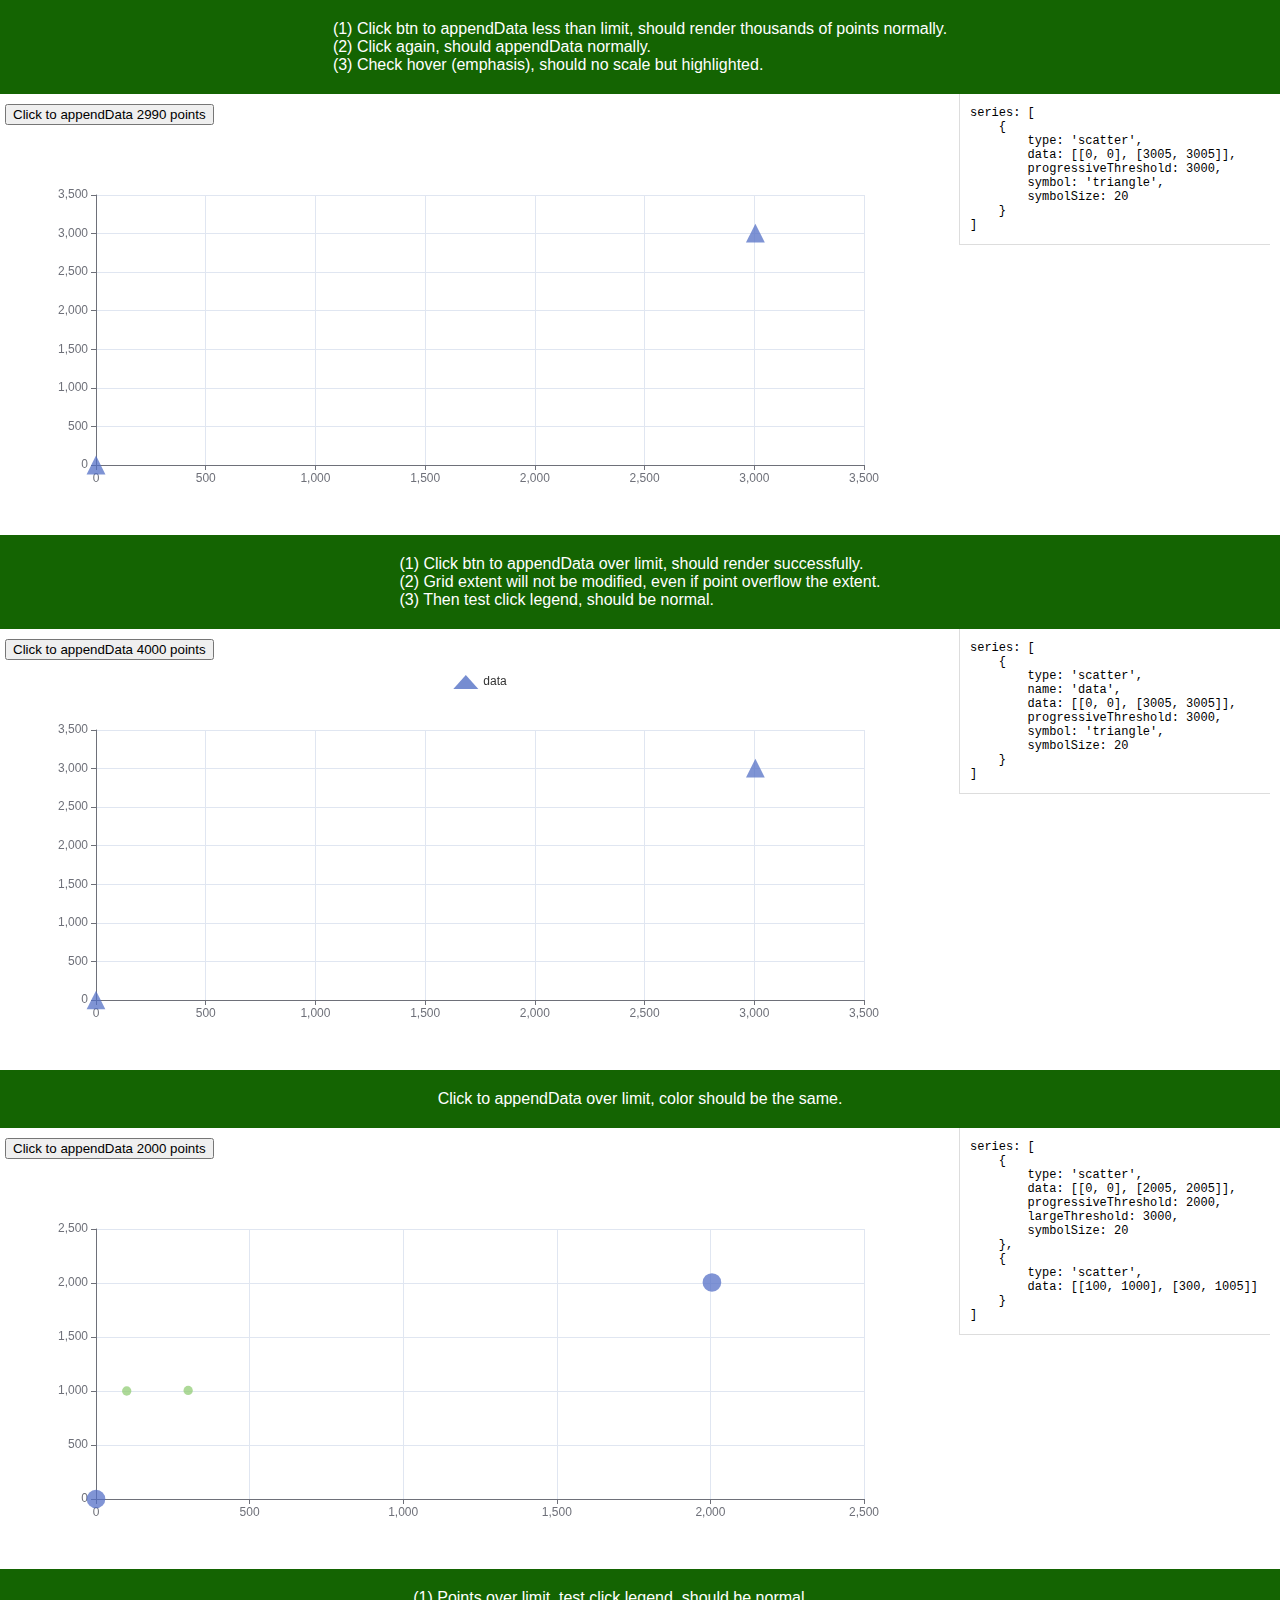
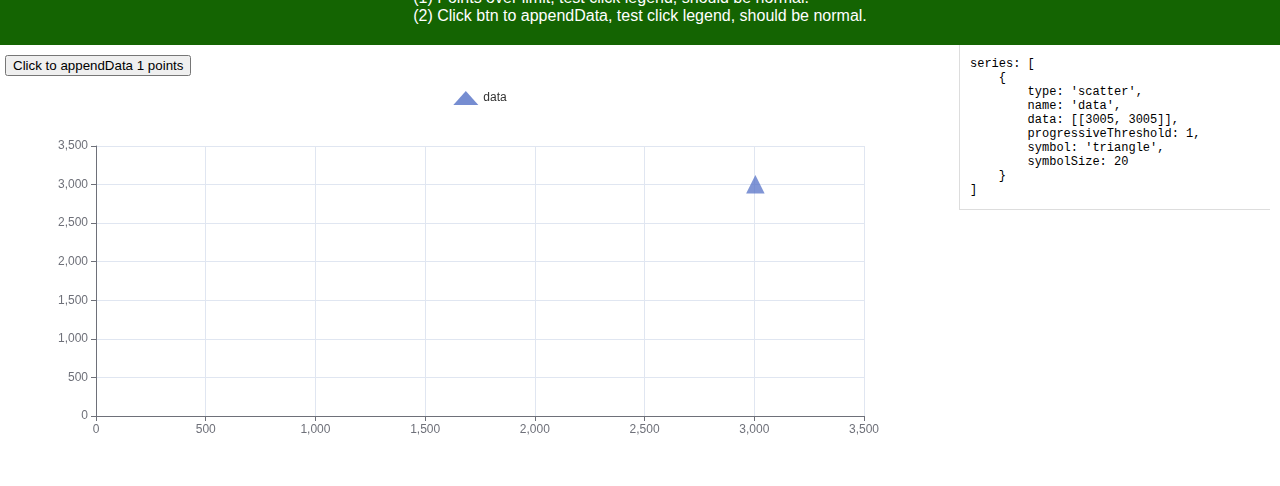
<file: libs/echarts-5.2.1/test/appendData.html>
<!DOCTYPE html>
<!--
Licensed to the Apache Software Foundation (ASF) under one
or more contributor license agreements.  See the NOTICE file
distributed with this work for additional information
regarding copyright ownership.  The ASF licenses this file
to you under the Apache License, Version 2.0 (the
"License"); you may not use this file except in compliance
with the License.  You may obtain a copy of the License at

   http://www.apache.org/licenses/LICENSE-2.0

Unless required by applicable law or agreed to in writing,
software distributed under the License is distributed on an
"AS IS" BASIS, WITHOUT WARRANTIES OR CONDITIONS OF ANY
KIND, either express or implied.  See the License for the
specific language governing permissions and limitations
under the License.
-->


<html>
    <head>
        <meta charset="utf-8">
        <meta name="viewport" content="width=device-width, initial-scale=1" />
        <script src="lib/simpleRequire.js"></script>
        <script src="lib/config.js"></script>
        <script src="lib/jquery.min.js"></script>
        <script src="lib/facePrint.js"></script>
        <script src="lib/testHelper.js"></script>
        <link rel="stylesheet" href="lib/reset.css" />
    </head>
    <body>
        <style>
            .test-title {
                background: #146402;
                color: #fff;
            }
        </style>

        <!-- Thanks to <https://github.com/Truantboy>, see: #7718. -->


        <div id="main0"></div>
        <div id="main1"></div>
        <div id="main2"></div>
        <div id="main4"></div>







        <script>

            require([
                'echarts'/*, 'map/js/china' */
            ], function (echarts) {

                var option = {
                    animation: true,
                    tooltip: {},
                    xAxis: {},
                    yAxis: {},
                    series: [{
                        type: 'scatter',
                        // name: 'data',
                        data: [[0, 0], [3005, 3005]],
                        progressiveThreshold: 3000,
                        symbol: 'triangle',
                        symbolSize: 20
                    }]
                };

                var yBase = 500;
                var appendCount = 2990;

                var myChart = testHelper.create(echarts, 'main0', {
                    title: [
                        '(1) Click btn to appendData less than limit, should render thousands of points normally.',
                        '(2) Click again, should appendData normally.',
                        '(3) Check hover (emphasis), should no scale but highlighted.'
                    ],
                    option: option,
                    info: option.series,
                    infoKey: 'series',
                    button: {
                        text: 'Click to appendData ' + appendCount + ' points',
                        onClick: function () {
                            var tp = []

                            for(var i = 0; i < appendCount; i++) {
                                tp[i] = [i, yBase];
                            }

                            myChart.appendData({
                                seriesIndex: 0,
                                data: tp
                            });

                            yBase += 1000;
                        }
                    }
                });

            });

        </script>









        <script>

            require([
                'echarts'/*, 'map/js/china' */
            ], function (echarts) {

                var option = {
                    animation: true,
                    tooltip: {},
                    xAxis: {},
                    yAxis: {},
                    legend: {},
                    series: [{
                        type: 'scatter',
                        name: 'data',
                        data: [[0, 0], [3005, 3005]],
                        progressiveThreshold: 3000,
                        symbol: 'triangle',
                        symbolSize: 20
                    }]
                };

                var yBase = 500;
                var appendCount = 4000;

                var myChart = testHelper.create(echarts, 'main1', {
                    title: [
                        '(1) Click btn to appendData over limit, should render successfully.',
                        '(2) Grid extent will not be modified, even if point overflow the extent.',
                        '(3) Then test click legend, should be normal.'
                    ],
                    option: option,
                    info: option.series,
                    infoKey: 'series',
                    button: {
                        text: 'Click to appendData ' + appendCount + ' points',
                        onClick: function () {
                            var tp = []

                            for(var i = 0; i < appendCount; i++) {
                                tp[i] = [i, yBase];
                            }

                            myChart.appendData({
                                seriesIndex: 0,
                                data: tp
                            });

                            yBase += 1000;
                        }
                    }
                });

            });

        </script>






        <script>

            require([
                'echarts'
            ], function (echarts) {

                var option = {
                    animation: true,
                    tooltip: {},
                    xAxis: {},
                    yAxis: {},
                    series: [{
                        type: 'scatter',
                        data: [[0, 0], [2005, 2005]],
                        progressiveThreshold: 2000,
                        largeThreshold: 3000,
                        symbolSize: 20
                    }, {
                        type: 'scatter',
                        data: [[100, 1000], [300, 1005]]
                    }]
                };

                var appendCount = 2000;

                var chart = testHelper.create(echarts, 'main2', {
                    title: [
                        'Click to appendData over limit, color should be the same.'
                    ].join('\n'),
                    option: option,
                    info: option.series,
                    infoKey: 'series',
                    button: {
                        text: 'Click to appendData ' + appendCount + ' points',
                        onClick: function () {
                            var tp = []

                            for(var i = 0; i < appendCount; i++) {
                                tp[i] = [i, 1];
                            }

                            chart.appendData({
                                seriesIndex: 0,
                                data: tp
                            });
                        }
                    }
                });

            });

        </script>










        <script>

            require([
                'echarts'/*, 'map/js/china' */
            ], function (echarts) {

                var option = {
                    animation: true,
                    tooltip: {},
                    xAxis: {
                        // axisLine: {show: false},
                        // axisLabel: {show: false},
                        // axisTick: {show: false},
                        // splitLine: {show: false}
                    },
                    yAxis: {
                        // axisLine: {show: false},
                        // axisLabel: {show: false},
                        // axisTick: {show: false},
                        // splitLine: {show: false}
                    },
                    legend: {
                    },
                    // hoverLayerThreshold: 1,
                    series: [{
                        type: 'scatter',
                        name: 'data',
                        data: [[3005, 3005]],
                        progressiveThreshold: 1,
                        symbol: 'triangle',
                        symbolSize: 20
                    }]
                };

                var yBase = 500;
                var appendCount = 1;

                var myChart = testHelper.create(echarts, 'main4', {
                    title: [
                        '(1) Points over limit, test click legend, should be normal.',
                        '(2) Click btn to appendData, test click legend, should be normal.'
                    ],
                    option: option,
                    info: option.series,
                    infoKey: 'series',
                    button: {
                        text: 'Click to appendData ' + appendCount + ' points',
                        onClick: function () {
                            var tp = []

                            for(var i = 0; i < appendCount; i++) {
                                tp[i] = [i, yBase];
                            }

                            myChart.appendData({
                                seriesIndex: 0,
                                data: tp
                            });

                            yBase += 1000;
                        }
                    }
                });

            });

        </script>




    </body>
</html>
</file>
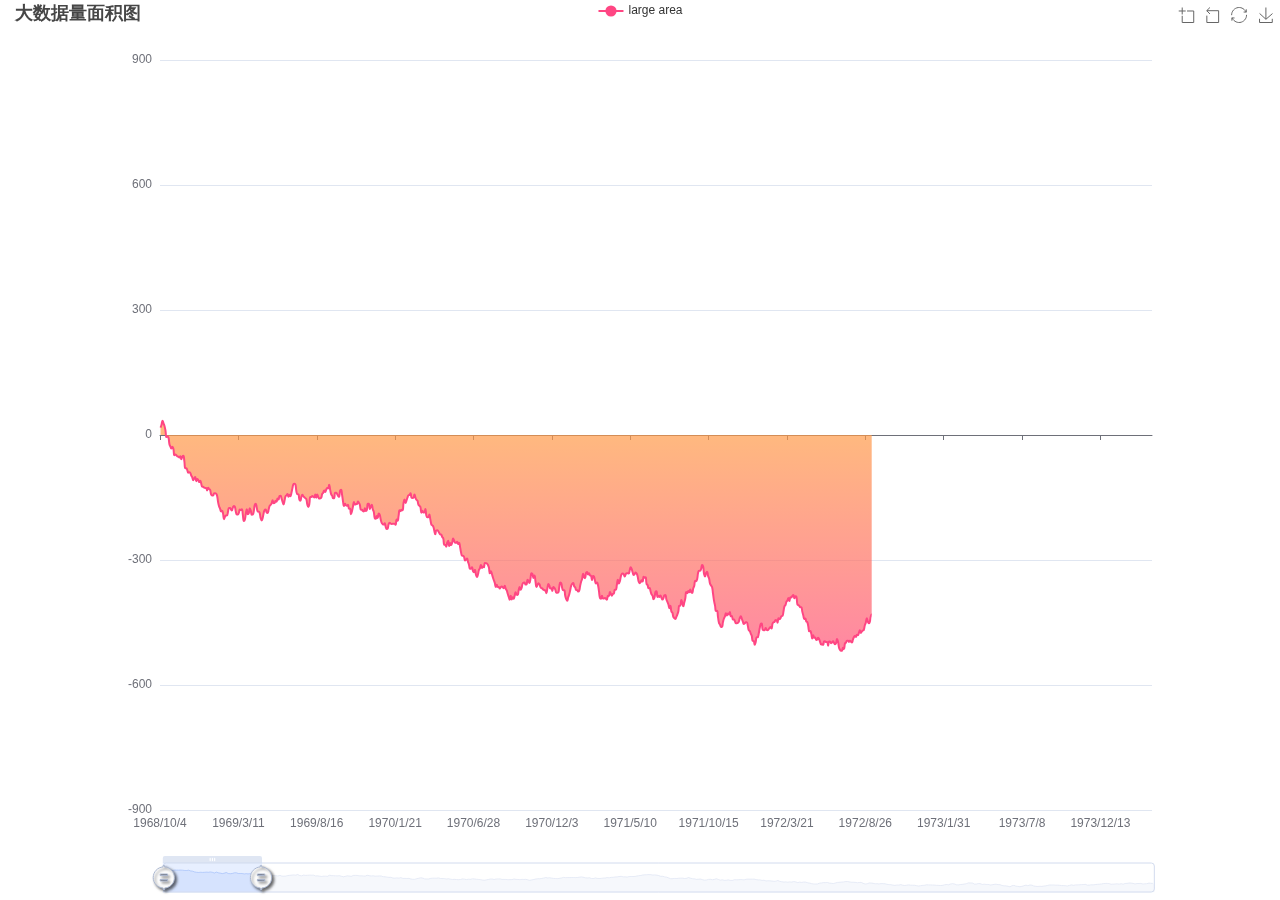
<file: libs/echarts-5.2.1/test/area-large.html>
<!DOCTYPE html>
<!--
Licensed to the Apache Software Foundation (ASF) under one
or more contributor license agreements.  See the NOTICE file
distributed with this work for additional information
regarding copyright ownership.  The ASF licenses this file
to you under the Apache License, Version 2.0 (the
"License"); you may not use this file except in compliance
with the License.  You may obtain a copy of the License at

   http://www.apache.org/licenses/LICENSE-2.0

Unless required by applicable law or agreed to in writing,
software distributed under the License is distributed on an
"AS IS" BASIS, WITHOUT WARRANTIES OR CONDITIONS OF ANY
KIND, either express or implied.  See the License for the
specific language governing permissions and limitations
under the License.
-->


<html>
    <head>
        <meta charset="utf-8">
        <script src="lib/simpleRequire.js"></script>
        <script src="lib/config.js"></script>
        <script src="lib/jquery.min.js"></script>
        <script src="lib/facePrint.js"></script>
        <script src="lib/testHelper.js"></script>
        <meta name="viewport" content="width=device-width, initial-scale=1" />
        <link rel="stylesheet" href="lib/reset.css">
    </head>
    <body>
        <style>
            h1 {
                line-height: 60px;
                height: 60px;
                background: #146402;
                text-align: center;
                font-weight: bold;
                color: #eee;
                font-size: 14px;
            }
            .chart {
                height: 500px;
            }
        </style>


        <div class="chart" id="main"></div>



        <script>

            var echarts;
            var chart;
            var myChart;
            var groupCategories = [];
            var groupColors = [];

            require(['echarts'], function (ec) {
                echarts = ec;
                chart = myChart = echarts.init(document.getElementById('main'));

                var base = +new Date(1968, 9, 3);
                var oneDay = 24 * 3600 * 1000;
                var date = [];

                var data = [Math.random() * 300];

                for (var i = 1; i < 20000; i++) {
                    var now = new Date(base += oneDay);
                    date.push([now.getFullYear(), now.getMonth() + 1, now.getDate()].join('/'));
                    data.push(Math.round((Math.random() - 0.5) * 20 + data[i - 1]));
                }

                option = {
                    tooltip: {
                        trigger: 'axis',
                        position: function (pt) {
                            return [pt[0], '10%'];
                        }
                    },
                    legend: {
                        data: ['large area']
                    },
                    title: {
                        left: 10,
                        text: '大数据量面积图',
                    },
                    toolbox: {
                        feature: {
                            dataZoom: {
                                yAxisIndex: 'none'
                            },
                            restore: {},
                            saveAsImage: {}
                        }
                    },
                    grid: {
                        containLabel: true
                    },
                    xAxis: {
                        type: 'category',
                        boundaryGap: false,
                        data: date
                    },
                    yAxis: {
                        type: 'value',
                        boundaryGap: [0, '100%']
                    },
                    dataZoom: [{
                        type: 'inside',
                        start: 0,
                        end: 10
                    }, {
                        start: 0,
                        end: 10,
                        handleIcon: 'M10.7,11.9v-1.3H9.3v1.3c-4.9,0.3-8.8,4.4-8.8,9.4c0,5,3.9,9.1,8.8,9.4v1.3h1.3v-1.3c4.9-0.3,8.8-4.4,8.8-9.4C19.5,16.3,15.6,12.2,10.7,11.9z M13.3,24.4H6.7V23h6.6V24.4z M13.3,19.6H6.7v-1.4h6.6V19.6z',
                        handleSize: '80%',
                        handleStyle: {
                            color: '#fff',
                            shadowBlur: 3,
                            shadowColor: 'rgba(0, 0, 0, 0.6)',
                            shadowOffsetX: 2,
                            shadowOffsetY: 2
                        }
                    }],
                    series: [
                        {
                            name:'large area',
                            type:'line',
                            smooth:true,
                            symbol: 'none',
                            sampling: 'average',
                            itemStyle: {
                                normal: {
                                    color: 'rgb(255, 70, 131)'
                                }
                            },
                            areaStyle: {
                                normal: {
                                    color: new echarts.graphic.LinearGradient(0, 0, 0, 1, [{
                                        offset: 0,
                                        color: 'rgb(255, 158, 68)'
                                    }, {
                                        offset: 1,
                                        color: 'rgb(255, 70, 131)'
                                    }])
                                }
                            },
                            data: data
                        }
                    ]
                };


                chart.setOption(option);
            });

        </script>
    </body>
</html>
</file>
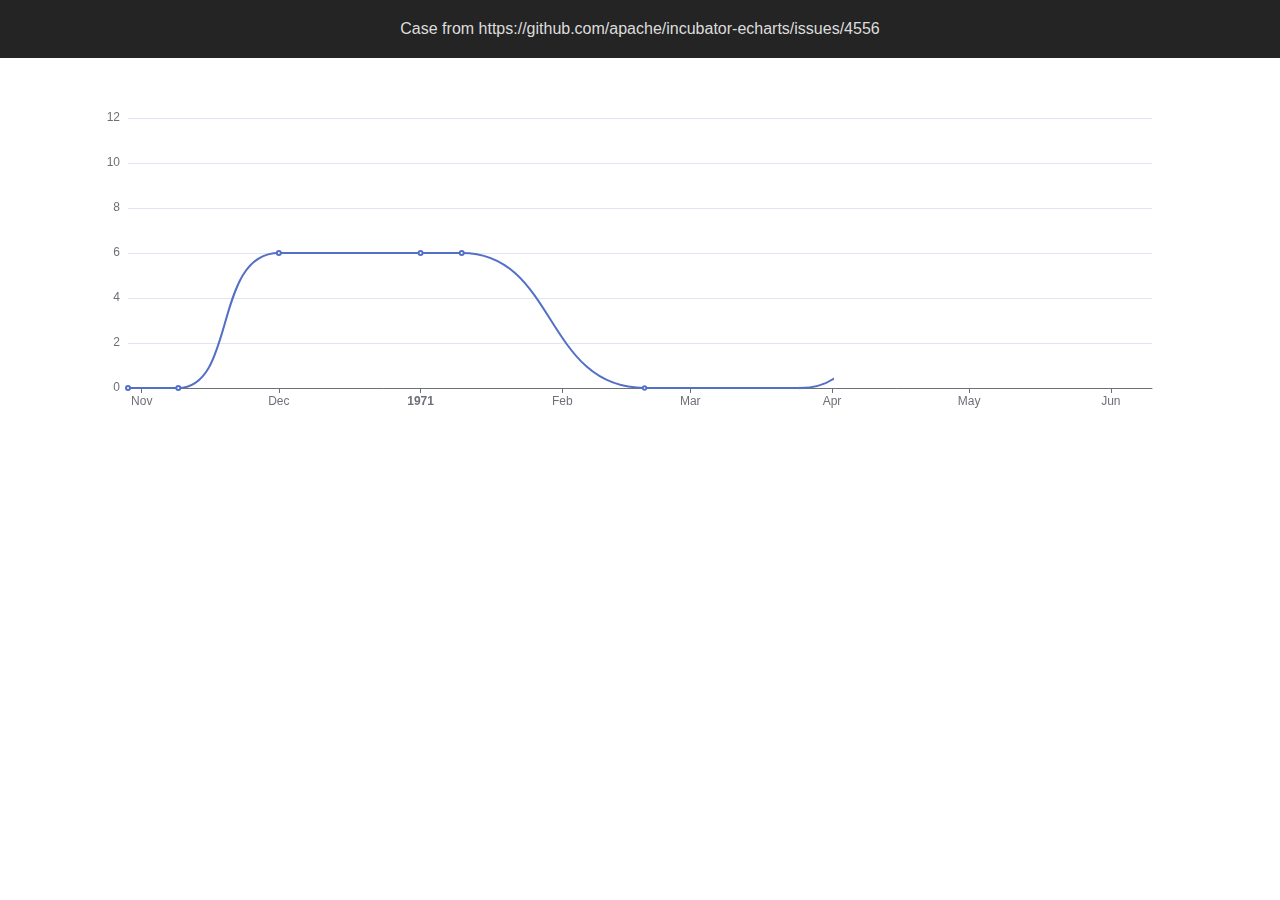
<file: libs/echarts-5.2.1/test/area-smooth.html>
<!DOCTYPE html>
<!--
Licensed to the Apache Software Foundation (ASF) under one
or more contributor license agreements.  See the NOTICE file
distributed with this work for additional information
regarding copyright ownership.  The ASF licenses this file
to you under the Apache License, Version 2.0 (the
"License"); you may not use this file except in compliance
with the License.  You may obtain a copy of the License at

   http://www.apache.org/licenses/LICENSE-2.0

Unless required by applicable law or agreed to in writing,
software distributed under the License is distributed on an
"AS IS" BASIS, WITHOUT WARRANTIES OR CONDITIONS OF ANY
KIND, either express or implied.  See the License for the
specific language governing permissions and limitations
under the License.
-->


<html>
    <head>
        <meta charset="utf-8">
        <meta name="viewport" content="width=device-width, initial-scale=1" />
        <script src="lib/simpleRequire.js"></script>
        <script src="lib/config.js"></script>
        <script src="lib/jquery.min.js"></script>
        <script src="lib/facePrint.js"></script>
        <script src="lib/testHelper.js"></script>
        <!-- <script src="ut/lib/canteen.js"></script> -->
        <link rel="stylesheet" href="lib/reset.css" />
    </head>
    <body>
        <style>
        </style>



        <div id="main0"></div>









        <script>
        require(['echarts'/*, 'map/js/china' */], function (echarts) {
            var option;

            option = {
                xAxis: {
                    type: 'time'
                },
                yAxis: {
                    type: 'value',
                    boundaryGap: [0, '100%']
                },
                series: [
                    {
                        name: '模拟数据',
                        type: 'line',
                        smooth: true,
                        // areaStyle: {},
                        data: [
                            [Date.UTC(1970, 9, 29), 0],
                            [Date.UTC(1970, 10, 9), 0],
                            [Date.UTC(1970, 11, 1), 6],
                            [Date.UTC(1971, 0, 1), 6],
                            [Date.UTC(1971, 0, 10), 6],
                            [Date.UTC(1971, 1, 19), 0],
                            [Date.UTC(1971, 2, 25), 0],
                            [Date.UTC(1971, 3, 19), 3],
                            [Date.UTC(1971, 3, 30), 3],
                            [Date.UTC(1971, 4, 14), 3],
                            [Date.UTC(1971, 4, 24), 0],
                            [Date.UTC(1971, 5, 10), 0]
                        ]
                    }
                ]
            };
            var chart = testHelper.create(echarts, 'main0', {
                title: [
                    'Case from https://github.com/apache/incubator-echarts/issues/4556'
                ],
                option: option
            });
        });
        </script>


    </body>
</html>
</file>
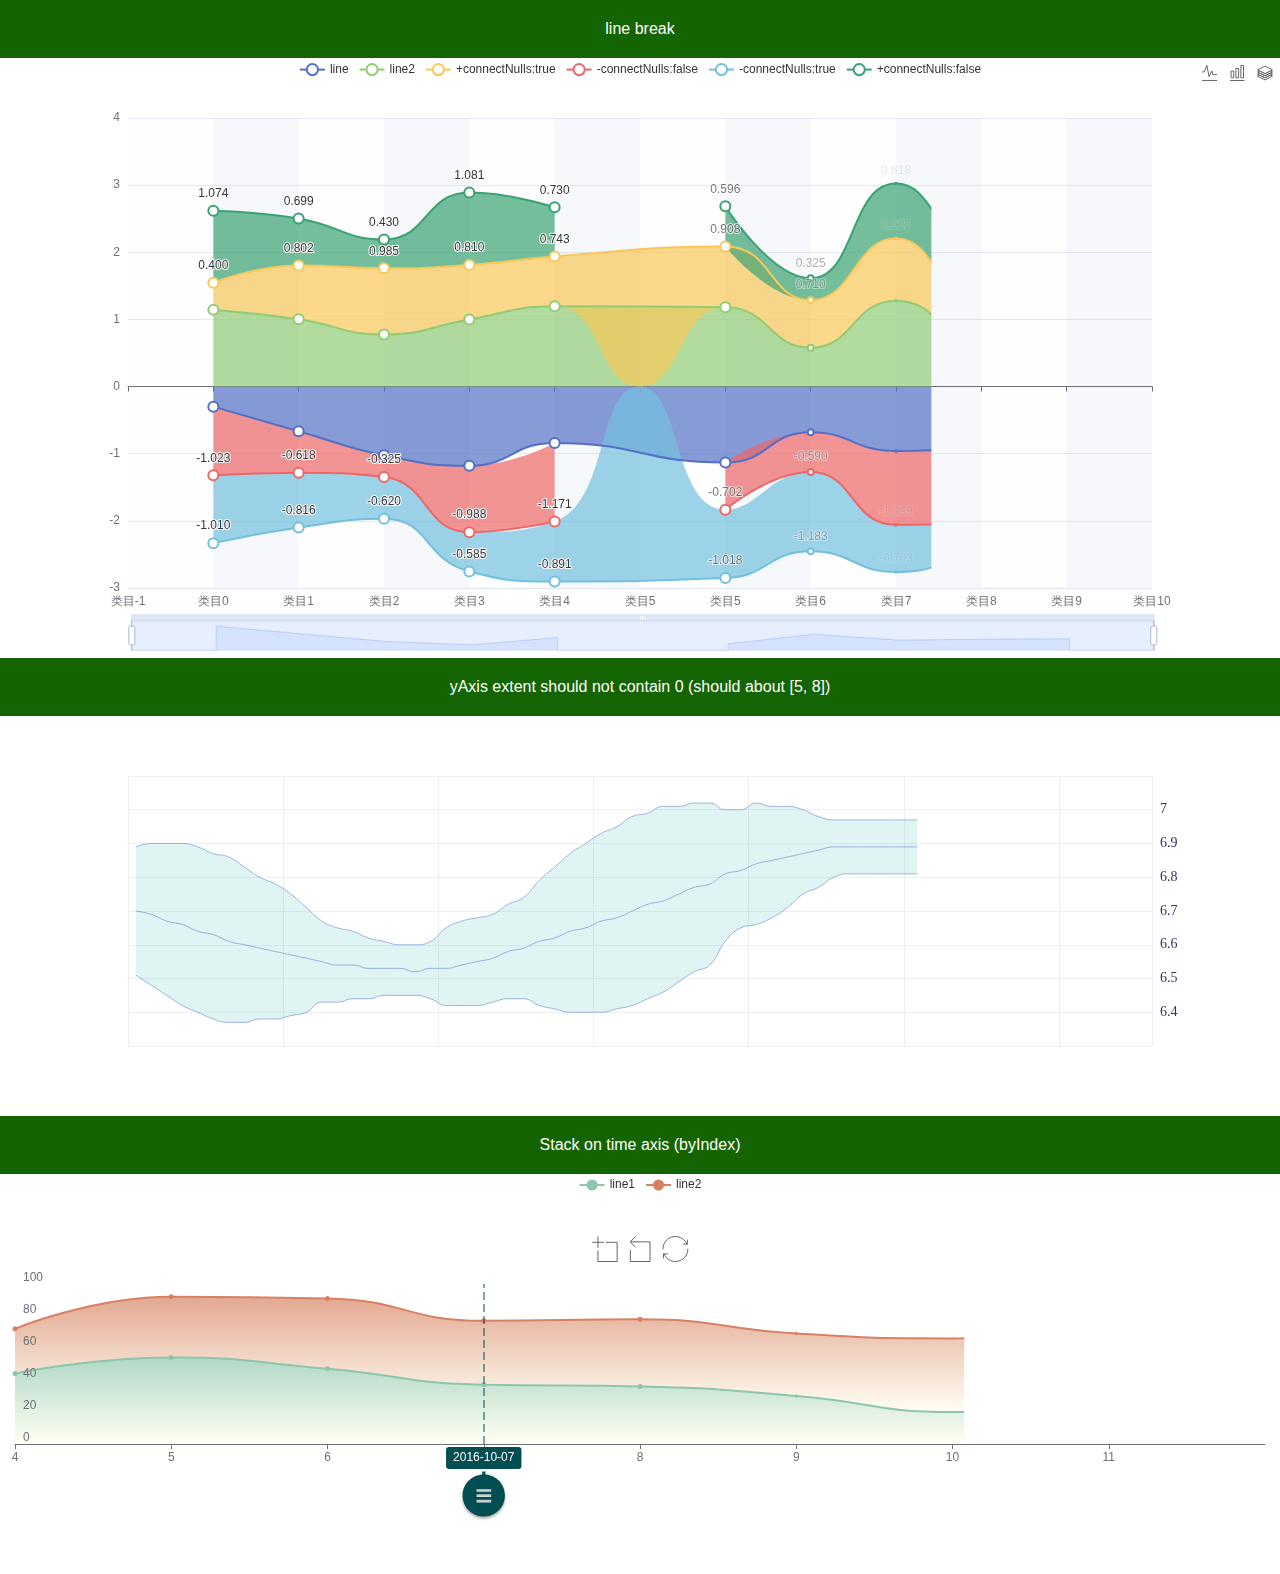
<file: libs/echarts-5.2.1/test/area-stack.html>
<!--
Licensed to the Apache Software Foundation (ASF) under one
or more contributor license agreements.  See the NOTICE file
distributed with this work for additional information
regarding copyright ownership.  The ASF licenses this file
to you under the Apache License, Version 2.0 (the
"License"); you may not use this file except in compliance
with the License.  You may obtain a copy of the License at

   http://www.apache.org/licenses/LICENSE-2.0

Unless required by applicable law or agreed to in writing,
software distributed under the License is distributed on an
"AS IS" BASIS, WITHOUT WARRANTIES OR CONDITIONS OF ANY
KIND, either express or implied.  See the License for the
specific language governing permissions and limitations
under the License.
-->

<html>
    <head>
        <meta charset="utf-8">
        <script src="lib/simpleRequire.js"></script>
        <script src="lib/config.js"></script>
        <script src="lib/jquery.min.js"></script>
        <script src="lib/facePrint.js"></script>
        <script src="lib/testHelper.js"></script>
        <link rel="stylesheet" href="lib/reset.css" />
        <meta name="viewport" content="user-scalable=no,width=device-width,height=device-height">
    </head>
    <body>
        <style>
            .test-title {
                background: #146402;
                color: #fff;
            }
        </style>

        <div id="main0"></div>
        <div id="main1"></div>
        <div id="main2"></div>








        <script>

            require([
                'echarts'
            ], function (echarts) {

                var chart = echarts.init(document.getElementById('main0'));

                var xAxisData = [];
                var data1 = [];
                var data2 = [];
                var data3 = [];
                var data4 = [];
                var data5 = [];
                var data6 = [];

                xAxisData.push('类目' + -1);
                data1.push('-');
                data2.push('-');
                data3.push('-');
                data4.push('-');
                data5.push('-');
                data6.push('-');

                for (var i = 0; i < 5; i++) {
                    xAxisData.push('类目' + i);
                    data1.push((-Math.random() - 0.2).toFixed(3));
                    data2.push((Math.random() + 0.3).toFixed(3));
                    data3.push((Math.random() + 0.2).toFixed(3));
                    data4.push((-Math.random() - 0.2).toFixed(3));
                    data5.push((-Math.random() - 0.2).toFixed(3));
                    data6.push((Math.random() + 0.2).toFixed(3));
                }

                xAxisData.push('类目' + i);
                data1.push('-');
                data2.push('-');
                data3.push('-');
                data4.push('-');
                data5.push('-');
                data6.push('-');

                for (; i < 10; i++) {
                    xAxisData.push('类目' + i);
                    data1.push((-Math.random() - 0.2).toFixed(3));
                    data2.push((Math.random() + 0.3).toFixed(3));
                    data3.push((Math.random() + 0.2).toFixed(3));
                    data4.push((-Math.random() - 0.2).toFixed(3));
                    data5.push((-Math.random() - 0.2).toFixed(3));
                    data6.push((Math.random() + 0.2).toFixed(3));
                }
                xAxisData.push('类目' + i);
                data1.push('-');
                data2.push('-');
                data3.push('-');
                data4.push('-');
                data5.push('-');
                data6.push('-');

                var itemStyle = {
                    normal: {
                        // borderColor: 'white',
                        // borderWidth: 3,
                        // shadowBlur: 10,
                        // shadowOffsetX: 0,
                        // shadowOffsetY: 5,
                        // shadowColor: 'rgba(0, 0, 0, 0.4)',
                        lineStyle: {
                            width: 2
                            // shadowBlur: 10,
                            // shadowOffsetX: 0,
                            // shadowOffsetY: 5,
                            // shadowColor: 'rgba(0, 0, 0, 0.4)'
                        },
                        areaStyle: {
                        }
                    }
                };

                var option = {
                    legend: {
                    },
                    toolbox: {
                        feature: {
                            magicType: {
                                type: ['line', 'bar', 'stack', 'tiled']
                            }
                        }
                    },
                    tooltip: {
                        trigger: 'axis',
                        position: function (point) {
                            return [point[0], '10%'];
                        },
                        axisPointer: {
                            type: 'line'
                        }
                    },
                    xAxis: {
                        // data: ['类目1', '类目2', '类目3', '类目4', '类目5',]
                        data: xAxisData,
                        boundaryGap: false,
                        // inverse: true,
                        splitArea: {
                            show: true
                        }
                    },
                    yAxis: {
                        splitLine: {
                            // show: false
                        }
                    },
                    dataZoom: [{
                        type: 'inside'
                    }, {
                        type: 'slider'
                    }],
                    series: [{
                        name: 'line',
                        type: 'line',
                        stack: 'all',
                        symbolSize: 10,
                        data: data1,
                        itemStyle: itemStyle,
                        smooth: true,
                        connectNulls: true
                    }, {
                        name: 'line2',
                        type: 'line',
                        stack: 'all',
                        symbolSize: 10,
                        data: data2,
                        itemStyle: itemStyle,
                        connectNulls: true,
                        smooth: true
                    }, {
                        name: '+connectNulls:true',
                        type: 'line',
                        stack: 'all',
                        symbolSize: 10,
                        data: data3,
                        itemStyle: itemStyle,
                        label: {
                            normal: {
                                show: true
                            }
                        },
                        connectNulls: true,
                        smooth: true
                    }, {
                        name: '-connectNulls:false',
                        type: 'line',
                        stack: 'all',
                        symbolSize: 10,
                        data: data4,
                        itemStyle: itemStyle,
                        label: {
                            normal: {
                                show: true
                            }
                        },
                        connectNulls: false,
                        smooth: true
                    }, {
                        name: '-connectNulls:true',
                        type: 'line',
                        stack: 'all',
                        symbolSize: 10,
                        data: data5,
                        itemStyle: itemStyle,
                        label: {
                            normal: {
                                show: true
                            }
                        },
                        connectNulls: true,
                        smooth: true
                    }, {
                        name: '+connectNulls:false',
                        type: 'line',
                        stack: 'all',
                        symbolSize: 10,
                        data: data6,
                        itemStyle: itemStyle,
                        label: {
                            normal: {
                                show: true
                            }
                        },
                        connectNulls: false,
                        smooth: true
                    }]
                };

                testHelper.create(echarts, 'main0', {
                    title: 'line break',
                    option: option,
                    height: 600
                });

            })

        </script>










        <script>

            require([
                'echarts'/*, 'map/js/china' */
            ], function (echarts) {

                var xAxisData = ["2018-04-11 13:30:00","2018-04-11 13:45:00","2018-04-11 14:00:00","2018-04-11 14:30:00","2018-04-11 14:45:00","2018-04-11 15:00:00","2018-04-11 15:15:00","2018-04-11 15:30:00","2018-04-11 15:45:00","2018-04-12 09:30:00","2018-04-12 09:45:00","2018-04-12 10:00:00","2018-04-12 10:15:00","2018-04-12 10:30:00","2018-04-12 10:45:00","2018-04-12 11:00:00","2018-04-12 11:15:00","2018-04-12 11:30:00","2018-04-12 11:45:00","2018-04-12 12:00:00","2018-04-12 12:15:00","2018-04-12 12:30:00","2018-04-12 12:45:00","2018-04-12 13:00:00","2018-04-12 13:15:00","2018-04-12 13:30:00","2018-04-12 13:45:00","2018-04-12 14:00:00","2018-04-12 14:15:00","2018-04-12 14:30:00","2018-04-12 14:45:00","2018-04-12 15:00:00","2018-04-12 15:15:00","2018-04-12 15:30:00","2018-04-12 15:45:00","2018-04-13 09:30:00","2018-04-13 09:45:00","2018-04-13 10:00:00","2018-04-13 10:15:00","2018-04-13 10:30:00","2018-04-13 10:45:00","2018-04-13 11:00:00","2018-04-13 11:15:00","2018-04-13 11:45:00","2018-04-13 12:00:00","2018-04-13 12:15:00","2018-04-13 12:45:00","2018-04-13 13:00:00","2018-04-13 13:30:00","2018-04-13 13:45:00","2018-04-13 14:00:00","2018-04-13 14:30:00","2018-04-13 14:45:00","2018-04-13 15:00:00","2018-04-13 15:15:00","2018-04-13 15:30:00","2018-04-13 15:45:00","2018-04-16 09:30:00","2018-04-16 09:45:00","2018-04-16 10:00:00","2018-04-16 10:15:00","2018-04-16 10:30:00","2018-04-16 10:45:00","2018-04-16 11:00:00","2018-04-16 11:15:00","2018-04-16 11:45:00","2018-04-16 12:00:00","2018-04-16 12:15:00","2018-04-16 12:30:00","2018-04-16 12:45:00","2018-04-16 13:00:00","2018-04-16 13:15:00","2018-04-16 13:30:00","2018-04-16 13:45:00","2018-04-16 14:00:00","2018-04-16 14:15:00","2018-04-16 14:30:00","2018-04-16 14:45:00","2018-04-16 15:00:00","2018-04-16 15:15:00","2018-04-16 15:30:00","2018-04-16 15:45:00","2018-04-17 09:30:00","2018-04-17 09:45:00","2018-04-17 10:00:00","2018-04-17 10:15:00","2018-04-17 10:30:00","2018-04-17 10:45:00","2018-04-17 11:00:00","2018-04-17 11:15:00","2018-04-17 11:30:00","2018-04-17 11:45:00","2018-04-17 12:00:00","2018-04-17 12:30:00","2018-04-17 13:00:00","2018-04-17 13:15:00","2018-04-17 13:30:00","2018-04-17 13:45:00","2018-04-17 14:15:00","2018-04-17 14:30:00","2018-04-17 14:45:00","2018-04-17 15:00:00","2018-04-17 15:15:00","2018-04-17 15:30:00","2018-04-17 15:45:00","2018-04-18 09:30:00","2018-04-18 09:45:00","2018-04-18 10:00:00","2018-04-18 10:15:00","2018-04-18 10:30:00","2018-04-18 10:45:00","2018-04-18 11:00:00","2018-04-18 11:15:00","2018-04-18 11:30:00","2018-04-18 11:45:00","2018-04-18 12:00:00","2018-04-18 12:15:00","2018-04-18 12:30:00","2018-04-18 12:45:00","2018-04-18 13:00:00","2018-04-18 13:15:00","2018-04-18 13:30:00","2018-04-18 13:45:00","2018-04-18 14:00:00","2018-04-18 14:15:00","2018-04-18 14:45:00","2018-04-18 15:00:00","2018-04-18 15:15:00","2018-04-18 15:30:00","2018-04-18 15:45:00"];
                var dataUpper = [6.89,6.9,6.9,6.9,6.89,6.87,6.86,6.83,6.8,6.78,6.75,6.71,6.67,6.65,6.64,6.62,6.61,6.6,6.6,6.61,6.65,6.67,6.68,6.69,6.72,6.74,6.79,6.83,6.87,6.9,6.93,6.95,6.98,6.99,7.01,7.01,7.02,7.02,7,7,7.02,7.01,7.01,7,6.98,6.97,6.97,6.97,6.97,6.97,6.97,6.97,6.98,6.98,6.98,6.99,6.99,6.99,6.99,6.99,6.98,6.97,6.97,6.97,6.97,6.99];
                var dataMiddle = [6.7,6.69,6.67,6.66,6.64,6.63,6.61,6.6,6.59,6.58,6.57,6.56,6.55,6.54,6.54,6.53,6.53,6.53,6.52,6.53,6.53,6.54,6.55,6.56,6.58,6.59,6.61,6.62,6.64,6.65,6.67,6.68,6.7,6.72,6.73,6.75,6.77,6.78,6.81,6.82,6.84,6.85,6.86,6.87,6.88,6.89,6.89,6.89,6.89,6.89,6.89,6.89,6.89,6.9,6.9,6.9,6.91,6.91,6.91,6.91,6.9,6.91,6.9,6.9,6.9,6.89];
                var dataLower = [6.51,6.48,6.45,6.42,6.4,6.38,6.37,6.37,6.38,6.38,6.39,6.4,6.43,6.43,6.44,6.44,6.45,6.45,6.45,6.44,6.42,6.42,6.42,6.43,6.44,6.44,6.42,6.41,6.4,6.4,6.4,6.41,6.42,6.44,6.46,6.49,6.52,6.54,6.61,6.65,6.66,6.68,6.71,6.75,6.77,6.8,6.81,6.81,6.81,6.81,6.81,6.81,6.81,6.81,6.82,6.82,6.82,6.82,6.82,6.82,6.83,6.84,6.84,6.83,6.83,6.79];

                dataUpper = dataUpper.map(function (value, index) {
                    return value - dataMiddle[index];
                });
                dataMiddle = dataMiddle.map(function (value, index) {
                    return value - dataLower[index];
                });

                var option = {
                    "series": [
                        {
                            "smooth": true,
                            "lineStyle": {
                                "normal": {
                                    "opacity": 0.5,
                                    "width": 1
                                }
                            },
                            "name": "range",
                            "id": "lower",
                            "stack": "range",
                            "data": dataLower,
                            "type": "line",
                            "showSymbol": false
                        },
                        {
                            "smooth": true,
                            "lineStyle": {
                                "normal": {
                                    "opacity": 0.5,
                                    "width": 1
                                }
                            },
                            "name": "range",
                            "id": "middle",
                            "stack": "range",
                            "data": dataMiddle,
                            "areaStyle": {
                                "normal": {
                                    "color": "rgba(102, 202, 196, .3)"
                                }
                            },
                            "type": "line",
                            "showSymbol": false
                        },
                        {
                            "smooth": true,
                            "lineStyle": {
                                "normal": {
                                    "opacity": 0.5,
                                    "width": 1
                                }
                            },
                            "name": "range",
                            "id": "upper",
                            "stack": "range",
                            "data": dataUpper,
                            "areaStyle": {
                                "normal": {
                                    "color": "rgba(102, 202, 196, .3)"
                                }
                            },
                            "type": "line",
                            "showSymbol": false
                        }
                    ],
                    "tooltip": {
                        "trigger": "axis"
                    },
                    "grid": [
                        {
                            "containLabel": false,
                            "show": false
                        }
                    ],
                    "xAxis": [
                        {
                            "type": "category",
                            "boundaryGap": true,
                            "max": "dataMax",
                            "axisLabel": {
                                "show": false
                            },
                            "axisLine": {
                                "show": false
                            },
                            "axisTick": {
                                "show": false
                            },
                            "splitLine": {
                                "show": true,
                                "lineStyle": {
                                    "color": "#edeff2"
                                }
                            },
                            "data": xAxisData
                        }
                    ],
                    "yAxis": [
                        {
                            "scale": true,
                            "boundaryGap": [
                                "5%",
                                "5%"
                            ],
                            "splitArea": {
                                "show": false
                            },
                            "axisLabel": {
                                "color": "#32325d",
                                "fontFamily": "rubiklight",
                                "fontSize": 14,
                                "showMinLabel": false,
                                "showMaxLabel": false
                            },
                            "axisLine": {
                                "lineStyle": {
                                    "color": "#32325d"
                                }
                            },
                            "splitLine": {
                                "lineStyle": {
                                    "color": "#edeff2"
                                }
                            },
                            "position": "right"
                        }
                    ],
                    "axisPointer": {
                        "link": {
                            "xAxis": "all"
                        },
                        "lineStyle": {
                            "color": "#c3c6c9",
                            "type": "dotted"
                        }
                    }
                };


                testHelper.create(echarts, 'main1', {
                    title: 'yAxis extent should not contain 0 (should about [5, 8])',
                    option: option
                });
            });

        </script>










        <script>

            var chart;
            var myChart;
            var option;

            require(['echarts'], function (echarts) {

                var data = [
                    [["2016-10-4",44],["2016-10-5",54],["2016-10-6",47],["2016-10-7",37],["2016-10-8",36],["2016-10-9",30],["2016-10-10",20],["2016-10-11",21],["2016-10-12",29]],
                    [["2016-10-4",28],["2016-10-5",38],["2016-10-6",44],["2016-10-7",40],["2016-10-8",42],["2016-10-9",39],["2016-10-10",46],["2016-10-11",50],["2016-10-12",46]]
                ];

                var option = {
                    legend: {
                    },
                    tooltip: {
                        triggerOn: 'none',
                        position: function (pt) {
                            return [pt[0], 130];
                        }
                    },
                    toolbox: {
                        left: 'center',
                        itemSize: 25,
                        top: 55,
                        feature: {
                            dataZoom: {
                                yAxisIndex: 'none'
                            },
                            restore: {}
                        }
                    },
                    xAxis: {
                        type: 'time',
                        axisPointer: {
                            value: '2016-10-7',
                            snap: true,
                            lineStyle: {
                                color: '#004E52',
                                opacity: 0.5,
                                width: 2
                            },
                            label: {
                                show: true,
                                formatter: function (params) {
                                    return echarts.format.formatTime('yyyy-MM-dd', params.value);
                                },
                                backgroundColor: '#004E52'
                            },
                            handle: {
                                show: true,
                                color: '#004E52'
                            }
                        },
                        splitLine: {
                            show: false
                        }
                    },
                    yAxis: {
                        type: 'value',
                        axisTick: {
                            inside: true
                        },
                        splitLine: {
                            show: false
                        },
                        axisLabel: {
                            inside: true,
                            formatter: '{value}\n'
                        },
                        z: 10
                    },
                    grid: {
                        top: 110,
                        left: 15,
                        right: 15,
                        height: 160
                    },
                    dataZoom: [{
                        type: 'inside',
                        throttle: 50
                    }],
                    series: [
                        {
                            name:'line1',
                            type:'line',
                            smooth: true,
                            symbol: 'circle',
                            symbolSize: 5,
                            sampling: 'average',
                            itemStyle: {
                                normal: {
                                    color: '#8ec6ad'
                                }
                            },
                            stack: 'a',
                            areaStyle: {
                                normal: {
                                    color: new echarts.graphic.LinearGradient(0, 0, 0, 1, [{
                                        offset: 0,
                                        color: '#8ec6ad'
                                    }, {
                                        offset: 1,
                                        color: '#ffe'
                                    }])
                                }
                            },
                            data: data[0]
                        },
                        {
                            name:'line2',
                            type:'line',
                            smooth:true,
                            stack: 'a',
                            symbol: 'circle',
                            symbolSize: 5,
                            sampling: 'average',
                            itemStyle: {
                                normal: {
                                    color: '#d68262'
                                }
                            },
                            areaStyle: {
                                normal: {
                                    color: new echarts.graphic.LinearGradient(0, 0, 0, 1, [{
                                        offset: 0,
                                        color: '#d68262'
                                    }, {
                                        offset: 1,
                                        color: '#ffe'
                                    }])
                                }
                            },
                            data: data[1]
                        }

                    ]
                };

                testHelper.create(echarts, 'main2', {
                    title: 'Stack on time axis (byIndex)',
                    option: option
                });
            });

        </script>





    </body>
</html>
</file>
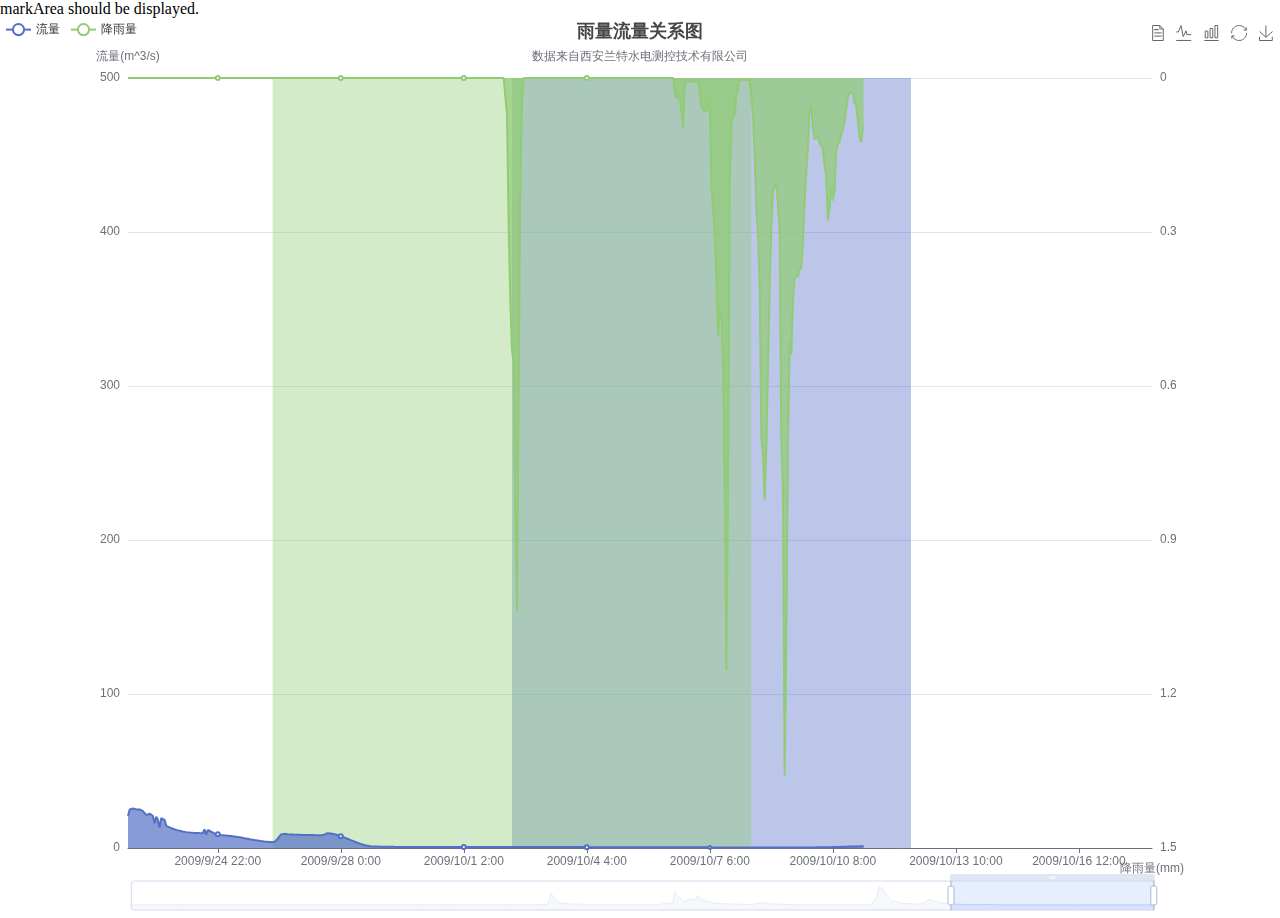
<file: libs/echarts-5.2.1/test/area2.html>
<!--
Licensed to the Apache Software Foundation (ASF) under one
or more contributor license agreements.  See the NOTICE file
distributed with this work for additional information
regarding copyright ownership.  The ASF licenses this file
to you under the Apache License, Version 2.0 (the
"License"); you may not use this file except in compliance
with the License.  You may obtain a copy of the License at

   http://www.apache.org/licenses/LICENSE-2.0

Unless required by applicable law or agreed to in writing,
software distributed under the License is distributed on an
"AS IS" BASIS, WITHOUT WARRANTIES OR CONDITIONS OF ANY
KIND, either express or implied.  See the License for the
specific language governing permissions and limitations
under the License.
-->

<html>
    <head>
        <meta charset="utf-8">
        <script src="lib/simpleRequire.js"></script>
        <script src="lib/config.js"></script>
        <meta name="viewport" content="user-scalable=no,width=device-width,height=device-height">
    </head>
    <body>
        <style>
            html, body, #main {
                width: 100%;
                height: 100%;
                margin: 0;
            }
        </style>
        markArea should be displayed.
        <div id="main"></div>
        <script>

            require(['echarts'], function (echarts) {

                var chart = echarts.init(document.getElementById('main'), null, {

                });

                var sampling = 'none';

                chart.setOption({
                    title : {
                        text: '雨量流量关系图',
                        subtext: '数据来自西安兰特水电测控技术有限公司',
                        x: 'center'
                    },
                    tooltip : {
                        trigger: 'axis',
                        formatter: function(params) {
                            return params[0].name + '<br/>'
                                + (
                                    params[0]
                                    ? params[0].seriesName + ' : ' + params[0].value + ' (m^3/s)<br/>'
                                    : ''
                                )
                                + (
                                    params[1]
                                    ? params[1].seriesName + ' : ' + -params[1].value + ' (mm)'
                                    : ''
                                );
                        },
                        axisPointer: {
                            animation: false
                        }
                    },
                    legend: {
                        data:['流量','降雨量'],
                        x: 'left'
                    },
                    toolbox: {
                        show : true,
                        feature : {
                            mark : {show: true},
                            dataView : {show: true, readOnly: false},
                            magicType : {show: true, type: ['line', 'bar']},
                            restore : {show: true},
                            saveAsImage : {show: true}
                        }
                    },
                    dataZoom: [
                        {
                            show: true,
                            realtime: true,
                            start: 80,
                            end: 100
                        },
                        {
                            type: 'inside',
                            show: true,
                            realtime: true,
                            start: 80,
                            end: 100
                        }
                    ],
                    xAxis : [
                        {
                            type : 'category',
                            boundaryGap : false,
                            axisLine: {onZero: false},
                            data : [
                                '2009/6/12 2:00', '2009/6/12 3:00', '2009/6/12 4:00', '2009/6/12 5:00', '2009/6/12 6:00', '2009/6/12 7:00', '2009/6/12 8:00', '2009/6/12 9:00', '2009/6/12 10:00', '2009/6/12 11:00', '2009/6/12 12:00', '2009/6/12 13:00', '2009/6/12 14:00', '2009/6/12 15:00', '2009/6/12 16:00', '2009/6/12 17:00', '2009/6/12 18:00', '2009/6/12 19:00', '2009/6/12 20:00', '2009/6/12 21:00', '2009/6/12 22:00', '2009/6/12 23:00',
                                '2009/6/13 0:00', '2009/6/13 1:00', '2009/6/13 2:00', '2009/6/13 3:00', '2009/6/13 4:00', '2009/6/13 5:00', '2009/6/13 6:00', '2009/6/13 7:00', '2009/6/13 8:00', '2009/6/13 9:00', '2009/6/13 10:00', '2009/6/13 11:00', '2009/6/13 12:00', '2009/6/13 13:00', '2009/6/13 14:00', '2009/6/13 15:00', '2009/6/13 16:00', '2009/6/13 17:00', '2009/6/13 18:00', '2009/6/13 19:00', '2009/6/13 20:00', '2009/6/13 21:00', '2009/6/13 22:00', '2009/6/13 23:00',
                                '2009/6/14 0:00', '2009/6/14 1:00', '2009/6/14 2:00', '2009/6/14 3:00', '2009/6/14 4:00', '2009/6/14 5:00', '2009/6/14 6:00', '2009/6/14 7:00', '2009/6/14 8:00', '2009/6/14 9:00', '2009/6/14 10:00', '2009/6/14 11:00', '2009/6/14 12:00', '2009/6/14 13:00', '2009/6/14 14:00', '2009/6/14 15:00', '2009/6/14 16:00', '2009/6/14 17:00', '2009/6/14 18:00', '2009/6/14 19:00', '2009/6/14 20:00', '2009/6/14 21:00', '2009/6/14 22:00', '2009/6/14 23:00',
                                '2009/6/15 0:00', '2009/6/15 1:00', '2009/6/15 2:00', '2009/6/15 3:00', '2009/6/15 4:00', '2009/6/15 5:00', '2009/6/15 6:00', '2009/6/15 7:00', '2009/6/15 8:00', '2009/6/15 9:00', '2009/6/15 10:00', '2009/6/15 11:00', '2009/6/15 12:00', '2009/6/15 13:00', '2009/6/15 14:00', '2009/6/15 15:00', '2009/6/15 16:00', '2009/6/15 17:00', '2009/6/15 18:00', '2009/6/15 19:00', '2009/6/15 20:00', '2009/6/15 21:00', '2009/6/15 22:00', '2009/6/15 23:00',
                                '2009/6/15 0:00', '2009/6/16 1:00', '2009/6/16 2:00', '2009/6/16 3:00', '2009/6/16 4:00', '2009/6/16 5:00', '2009/6/16 6:00', '2009/6/16 7:00', '2009/6/16 8:00', '2009/6/16 9:00', '2009/6/16 10:00', '2009/6/16 11:00', '2009/6/16 12:00', '2009/6/16 13:00', '2009/6/16 14:00', '2009/6/16 15:00', '2009/6/16 16:00', '2009/6/16 17:00', '2009/6/16 18:00', '2009/6/16 19:00', '2009/6/16 20:00', '2009/6/16 21:00', '2009/6/16 22:00', '2009/6/16 23:00',
                                '2009/6/15 0:00', '2009/6/17 1:00', '2009/6/17 2:00', '2009/6/17 3:00', '2009/6/17 4:00', '2009/6/17 5:00', '2009/6/17 6:00', '2009/6/17 7:00', '2009/6/17 8:00', '2009/6/17 9:00', '2009/6/17 10:00', '2009/6/17 11:00', '2009/6/17 12:00', '2009/6/17 13:00', '2009/6/17 14:00', '2009/6/17 15:00', '2009/6/17 16:00', '2009/6/17 17:00', '2009/6/17 18:00', '2009/6/17 19:00', '2009/6/17 20:00', '2009/6/17 21:00', '2009/6/17 22:00', '2009/6/17 23:00',
                                '2009/6/18 0:00', '2009/6/18 1:00', '2009/6/18 2:00', '2009/6/18 3:00', '2009/6/18 4:00', '2009/6/18 5:00', '2009/6/18 6:00', '2009/6/18 7:00', '2009/6/18 8:00', '2009/6/18 9:00', '2009/6/18 10:00', '2009/6/18 11:00', '2009/6/18 12:00', '2009/6/18 13:00', '2009/6/18 14:00', '2009/6/18 15:00', '2009/6/18 16:00', '2009/6/18 17:00', '2009/6/18 18:00', '2009/6/18 19:00', '2009/6/18 20:00', '2009/6/18 21:00', '2009/6/18 22:00', '2009/6/18 23:00',
                                '2009/6/15 0:00', '2009/6/19 1:00', '2009/6/19 2:00', '2009/6/19 3:00', '2009/6/19 4:00', '2009/6/19 5:00', '2009/6/19 6:00', '2009/6/19 7:00', '2009/6/19 8:00', '2009/6/19 9:00', '2009/6/19 10:00', '2009/6/19 11:00', '2009/6/19 12:00', '2009/6/19 13:00', '2009/6/19 14:00', '2009/6/19 15:00', '2009/6/19 16:00', '2009/6/19 17:00', '2009/6/19 18:00', '2009/6/19 19:00', '2009/6/19 20:00', '2009/6/19 21:00', '2009/6/19 22:00', '2009/6/19 23:00',
                                '2009/6/20 0:00', '2009/6/20 1:00', '2009/6/20 2:00', '2009/6/20 3:00', '2009/6/20 4:00', '2009/6/20 5:00', '2009/6/20 6:00', '2009/6/20 7:00', '2009/6/20 8:00', '2009/6/20 9:00', '2009/6/20 10:00', '2009/6/20 11:00', '2009/6/20 12:00', '2009/6/20 13:00', '2009/6/20 14:00', '2009/6/20 15:00', '2009/6/20 16:00', '2009/6/20 17:00', '2009/6/20 18:00', '2009/6/20 19:00', '2009/6/20 20:00', '2009/6/20 21:00', '2009/6/20 22:00', '2009/6/20 23:00',
                                '2009/6/21 0:00', '2009/6/21 1:00', '2009/6/21 2:00', '2009/6/21 3:00', '2009/6/21 4:00', '2009/6/21 5:00', '2009/6/21 6:00', '2009/6/21 7:00', '2009/6/21 8:00', '2009/6/21 9:00', '2009/6/21 10:00', '2009/6/21 11:00', '2009/6/21 12:00', '2009/6/21 13:00', '2009/6/21 14:00', '2009/6/21 15:00', '2009/6/21 16:00', '2009/6/21 17:00', '2009/6/21 18:00', '2009/6/21 19:00', '2009/6/21 20:00', '2009/6/21 21:00', '2009/6/21 22:00', '2009/6/21 23:00',
                                '2009/6/22 0:00', '2009/6/22 1:00', '2009/6/22 2:00', '2009/6/22 3:00', '2009/6/22 4:00', '2009/6/22 5:00', '2009/6/22 6:00', '2009/6/22 7:00', '2009/6/22 8:00', '2009/6/22 9:00', '2009/6/22 10:00', '2009/6/22 11:00', '2009/6/22 12:00', '2009/6/22 13:00', '2009/6/22 14:00', '2009/6/22 15:00', '2009/6/22 16:00', '2009/6/22 17:00', '2009/6/22 18:00', '2009/6/22 19:00', '2009/6/22 20:00', '2009/6/22 21:00', '2009/6/22 22:00', '2009/6/22 23:00',
                                '2009/6/23 0:00', '2009/6/23 1:00', '2009/6/23 2:00', '2009/6/23 3:00', '2009/6/23 4:00', '2009/6/23 5:00', '2009/6/23 6:00', '2009/6/23 7:00', '2009/6/23 8:00', '2009/6/23 9:00', '2009/6/23 10:00', '2009/6/23 11:00', '2009/6/23 12:00', '2009/6/23 13:00', '2009/6/23 14:00', '2009/6/23 15:00', '2009/6/23 16:00', '2009/6/23 17:00', '2009/6/23 18:00', '2009/6/23 19:00', '2009/6/23 20:00', '2009/6/23 21:00', '2009/6/23 22:00', '2009/6/23 23:00',
                                '2009/6/24 0:00', '2009/6/24 1:00', '2009/6/24 2:00', '2009/6/24 3:00', '2009/6/24 4:00', '2009/6/24 5:00', '2009/6/24 6:00', '2009/6/24 7:00', '2009/6/24 8:00', '2009/6/24 9:00', '2009/6/24 10:00', '2009/6/24 11:00', '2009/6/24 12:00', '2009/6/24 13:00', '2009/6/24 14:00', '2009/6/24 15:00', '2009/6/24 16:00', '2009/6/24 17:00', '2009/6/24 18:00', '2009/6/24 19:00', '2009/6/24 20:00', '2009/6/24 21:00', '2009/6/24 22:00', '2009/6/24 23:00',
                                '2009/6/25 0:00', '2009/6/25 1:00', '2009/6/25 2:00', '2009/6/25 3:00', '2009/6/25 4:00', '2009/6/25 5:00', '2009/6/25 6:00', '2009/6/25 7:00', '2009/6/25 8:00', '2009/6/25 9:00', '2009/6/25 10:00', '2009/6/25 11:00', '2009/6/25 12:00', '2009/6/25 13:00', '2009/6/25 14:00', '2009/6/25 15:00', '2009/6/25 16:00', '2009/6/25 17:00', '2009/6/25 18:00', '2009/6/25 19:00', '2009/6/25 20:00', '2009/6/25 21:00', '2009/6/25 22:00', '2009/6/25 23:00',
                                '2009/6/26 0:00', '2009/6/26 1:00', '2009/6/26 2:00', '2009/6/26 3:00', '2009/6/26 4:00', '2009/6/26 5:00', '2009/6/26 6:00', '2009/6/26 7:00', '2009/6/26 8:00', '2009/6/26 9:00', '2009/6/26 10:00', '2009/6/26 11:00', '2009/6/26 12:00', '2009/6/26 13:00', '2009/6/26 14:00', '2009/6/26 15:00', '2009/6/26 16:00', '2009/6/26 17:00', '2009/6/26 18:00', '2009/6/26 19:00', '2009/6/26 20:00', '2009/6/26 21:00', '2009/6/26 22:00', '2009/6/26 23:00',
                                '2009/6/27 0:00', '2009/6/27 1:00', '2009/6/27 2:00', '2009/6/27 3:00', '2009/6/27 4:00', '2009/6/27 5:00', '2009/6/27 6:00', '2009/6/27 7:00', '2009/6/27 8:00', '2009/6/27 9:00', '2009/6/27 10:00', '2009/6/27 11:00', '2009/6/27 12:00', '2009/6/27 13:00', '2009/6/27 14:00', '2009/6/27 15:00', '2009/6/27 16:00', '2009/6/27 17:00', '2009/6/27 18:00', '2009/6/27 19:00', '2009/6/27 20:00', '2009/6/27 21:00', '2009/6/27 22:00', '2009/6/27 23:00',
                                '2009/6/28 0:00', '2009/6/28 1:00', '2009/6/28 2:00', '2009/6/28 3:00', '2009/6/28 4:00', '2009/6/28 5:00', '2009/6/28 6:00', '2009/6/28 7:00', '2009/6/28 8:00', '2009/6/28 9:00', '2009/6/28 10:00', '2009/6/28 11:00', '2009/6/28 12:00', '2009/6/28 13:00', '2009/6/28 14:00', '2009/6/28 15:00', '2009/6/28 16:00', '2009/6/28 17:00', '2009/6/28 18:00', '2009/6/28 19:00', '2009/6/28 20:00', '2009/6/28 21:00', '2009/6/28 22:00', '2009/6/28 23:00',
                                '2009/6/29 0:00', '2009/6/29 1:00', '2009/6/29 2:00', '2009/6/29 3:00', '2009/6/29 4:00', '2009/6/29 5:00', '2009/6/29 6:00', '2009/6/29 7:00', '2009/6/29 8:00', '2009/6/29 9:00', '2009/6/29 10:00', '2009/6/29 11:00', '2009/6/29 12:00', '2009/6/29 13:00', '2009/6/29 14:00', '2009/6/29 15:00', '2009/6/29 16:00', '2009/6/29 17:00', '2009/6/29 18:00', '2009/6/29 19:00', '2009/6/29 20:00', '2009/6/29 21:00', '2009/6/29 22:00', '2009/6/29 23:00',
                                '2009/6/30 0:00', '2009/6/30 1:00', '2009/6/30 2:00', '2009/6/30 3:00', '2009/6/30 4:00', '2009/6/30 5:00', '2009/6/30 6:00', '2009/6/30 7:00', '2009/6/30 8:00', '2009/6/30 9:00', '2009/6/30 10:00', '2009/6/30 11:00', '2009/6/30 12:00', '2009/6/30 13:00', '2009/6/30 14:00', '2009/6/30 15:00', '2009/6/30 16:00', '2009/6/30 17:00', '2009/6/30 18:00', '2009/6/30 19:00', '2009/6/30 20:00', '2009/6/30 21:00', '2009/6/30 22:00', '2009/6/30 23:00',
                                '2009/7/1 0:00', '2009/7/1 1:00', '2009/7/1 2:00', '2009/7/1 3:00', '2009/7/1 4:00', '2009/7/1 5:00', '2009/7/1 6:00', '2009/7/1 7:00', '2009/7/1 8:00', '2009/7/1 9:00', '2009/7/1 10:00', '2009/7/1 11:00', '2009/7/1 12:00', '2009/7/1 13:00', '2009/7/1 14:00', '2009/7/1 15:00', '2009/7/1 16:00', '2009/7/1 17:00', '2009/7/1 18:00', '2009/7/1 19:00', '2009/7/1 20:00', '2009/7/1 21:00', '2009/7/1 22:00', '2009/7/1 23:00',
                                '2009/7/2 0:00', '2009/7/2 1:00', '2009/7/2 2:00', '2009/7/2 3:00', '2009/7/2 4:00', '2009/7/2 5:00', '2009/7/2 6:00', '2009/7/2 7:00', '2009/7/2 8:00', '2009/7/2 9:00', '2009/7/2 10:00', '2009/7/2 11:00', '2009/7/2 12:00', '2009/7/2 13:00', '2009/7/2 14:00', '2009/7/2 15:00', '2009/7/2 16:00', '2009/7/2 17:00', '2009/7/2 18:00', '2009/7/2 19:00', '2009/7/2 20:00', '2009/7/2 21:00', '2009/7/2 22:00', '2009/7/2 23:00',
                                '2009/7/3 0:00', '2009/7/3 1:00', '2009/7/3 2:00', '2009/7/3 3:00', '2009/7/3 4:00', '2009/7/3 5:00', '2009/7/3 6:00', '2009/7/3 7:00', '2009/7/3 8:00', '2009/7/3 9:00', '2009/7/3 10:00', '2009/7/3 11:00', '2009/7/3 12:00', '2009/7/3 13:00', '2009/7/3 14:00', '2009/7/3 15:00', '2009/7/3 16:00', '2009/7/3 17:00', '2009/7/3 18:00', '2009/7/3 19:00', '2009/7/3 20:00', '2009/7/3 21:00', '2009/7/3 22:00', '2009/7/3 23:00',
                                '2009/7/4 0:00', '2009/7/4 1:00', '2009/7/4 2:00', '2009/7/4 3:00', '2009/7/4 4:00', '2009/7/4 5:00', '2009/7/4 6:00', '2009/7/4 7:00', '2009/7/4 8:00', '2009/7/4 9:00', '2009/7/4 10:00', '2009/7/4 11:00', '2009/7/4 12:00', '2009/7/4 13:00', '2009/7/4 14:00', '2009/7/4 15:00', '2009/7/4 16:00', '2009/7/4 17:00', '2009/7/4 18:00', '2009/7/4 19:00', '2009/7/4 20:00', '2009/7/4 21:00', '2009/7/4 22:00', '2009/7/4 23:00',
                                '2009/7/5 0:00', '2009/7/5 1:00', '2009/7/5 2:00', '2009/7/5 3:00', '2009/7/5 4:00', '2009/7/5 5:00', '2009/7/5 6:00', '2009/7/5 7:00', '2009/7/5 8:00', '2009/7/5 9:00', '2009/7/5 10:00', '2009/7/5 11:00', '2009/7/5 12:00', '2009/7/5 13:00', '2009/7/5 14:00', '2009/7/5 15:00', '2009/7/5 16:00', '2009/7/5 17:00', '2009/7/5 18:00', '2009/7/5 19:00', '2009/7/5 20:00', '2009/7/5 21:00', '2009/7/5 22:00', '2009/7/5 23:00',
                                '2009/7/6 0:00', '2009/7/6 1:00', '2009/7/6 2:00', '2009/7/6 3:00', '2009/7/6 4:00', '2009/7/6 5:00', '2009/7/6 6:00', '2009/7/6 7:00', '2009/7/6 8:00', '2009/7/6 9:00', '2009/7/6 10:00', '2009/7/6 11:00', '2009/7/6 12:00', '2009/7/6 13:00', '2009/7/6 14:00', '2009/7/6 15:00', '2009/7/6 16:00', '2009/7/6 17:00', '2009/7/6 18:00', '2009/7/6 19:00', '2009/7/6 20:00', '2009/7/6 21:00', '2009/7/6 22:00', '2009/7/6 23:00',
                                '2009/7/7 0:00', '2009/7/7 1:00', '2009/7/7 2:00', '2009/7/7 3:00', '2009/7/7 4:00', '2009/7/7 5:00', '2009/7/7 6:00', '2009/7/7 7:00', '2009/7/7 8:00', '2009/7/7 9:00', '2009/7/7 10:00', '2009/7/7 11:00', '2009/7/7 12:00', '2009/7/7 13:00', '2009/7/7 14:00', '2009/7/7 15:00', '2009/7/7 16:00', '2009/7/7 17:00', '2009/7/7 18:00', '2009/7/7 19:00', '2009/7/7 20:00', '2009/7/7 21:00', '2009/7/7 22:00', '2009/7/7 23:00',
                                '2009/7/8 0:00', '2009/7/8 1:00', '2009/7/8 2:00', '2009/7/8 3:00', '2009/7/8 4:00', '2009/7/8 5:00', '2009/7/8 6:00', '2009/7/8 7:00', '2009/7/8 8:00', '2009/7/8 9:00', '2009/7/8 10:00', '2009/7/8 11:00', '2009/7/8 12:00', '2009/7/8 13:00', '2009/7/8 14:00', '2009/7/8 15:00', '2009/7/8 16:00', '2009/7/8 17:00', '2009/7/8 18:00', '2009/7/8 19:00', '2009/7/8 20:00', '2009/7/8 21:00', '2009/7/8 22:00', '2009/7/8 23:00',
                                '2009/7/9 0:00', '2009/7/9 1:00', '2009/7/9 2:00', '2009/7/9 3:00', '2009/7/9 4:00', '2009/7/9 5:00', '2009/7/9 6:00', '2009/7/9 7:00', '2009/7/9 8:00', '2009/7/9 9:00', '2009/7/9 10:00', '2009/7/9 11:00', '2009/7/9 12:00', '2009/7/9 13:00', '2009/7/9 14:00', '2009/7/9 15:00', '2009/7/9 16:00', '2009/7/9 17:00', '2009/7/9 18:00', '2009/7/9 19:00', '2009/7/9 20:00', '2009/7/9 21:00', '2009/7/9 22:00', '2009/7/9 23:00',
                                '2009/7/10 0:00', '2009/7/10 1:00', '2009/7/10 2:00', '2009/7/10 3:00', '2009/7/10 4:00', '2009/7/10 5:00', '2009/7/10 6:00', '2009/7/10 7:00', '2009/7/10 8:00', '2009/7/10 9:00', '2009/7/10 10:00', '2009/7/10 11:00', '2009/7/10 12:00', '2009/7/10 13:00', '2009/7/10 14:00', '2009/7/10 15:00', '2009/7/10 16:00', '2009/7/10 17:00', '2009/7/10 18:00', '2009/7/10 19:00', '2009/7/10 20:00', '2009/7/10 21:00', '2009/7/10 22:00', '2009/7/10 23:00',
                                '2009/7/11 0:00', '2009/7/11 1:00', '2009/7/11 2:00', '2009/7/11 3:00', '2009/7/11 4:00', '2009/7/11 5:00', '2009/7/11 6:00', '2009/7/11 7:00', '2009/7/11 8:00', '2009/7/11 9:00', '2009/7/11 10:00', '2009/7/11 11:00', '2009/7/11 12:00', '2009/7/11 13:00', '2009/7/11 14:00', '2009/7/11 15:00', '2009/7/11 16:00', '2009/7/11 17:00', '2009/7/11 18:00', '2009/7/11 19:00', '2009/7/11 20:00', '2009/7/11 21:00', '2009/7/11 22:00', '2009/7/11 23:00',
                                '2009/7/12 0:00', '2009/7/12 1:00', '2009/7/12 2:00', '2009/7/12 3:00', '2009/7/12 4:00', '2009/7/12 5:00', '2009/7/12 6:00', '2009/7/12 7:00', '2009/7/12 8:00', '2009/7/12 9:00', '2009/7/12 10:00', '2009/7/12 11:00', '2009/7/12 12:00', '2009/7/12 13:00', '2009/7/12 14:00', '2009/7/12 15:00', '2009/7/12 16:00', '2009/7/12 17:00', '2009/7/12 18:00', '2009/7/12 19:00', '2009/7/12 20:00', '2009/7/12 21:00', '2009/7/12 22:00', '2009/7/12 23:00',
                                '2009/7/13 0:00', '2009/7/13 1:00', '2009/7/13 2:00', '2009/7/13 3:00', '2009/7/13 4:00', '2009/7/13 5:00', '2009/7/13 6:00', '2009/7/13 7:00', '2009/7/13 8:00', '2009/7/13 9:00', '2009/7/13 10:00', '2009/7/13 11:00', '2009/7/13 12:00', '2009/7/13 13:00', '2009/7/13 14:00', '2009/7/13 15:00', '2009/7/13 16:00', '2009/7/13 17:00', '2009/7/13 18:00', '2009/7/13 19:00', '2009/7/13 20:00', '2009/7/13 21:00', '2009/7/13 22:00', '2009/7/13 23:00',
                                '2009/7/14 0:00', '2009/7/14 1:00', '2009/7/14 2:00', '2009/7/14 3:00', '2009/7/14 4:00', '2009/7/14 5:00', '2009/7/14 6:00', '2009/7/14 7:00', '2009/7/14 8:00', '2009/7/14 9:00', '2009/7/14 10:00', '2009/7/14 11:00', '2009/7/14 12:00', '2009/7/14 13:00', '2009/7/14 14:00', '2009/7/14 15:00', '2009/7/14 16:00', '2009/7/14 17:00', '2009/7/14 18:00', '2009/7/14 19:00', '2009/7/14 20:00', '2009/7/14 21:00', '2009/7/14 22:00', '2009/7/14 23:00',
                                '2009/7/15 0:00', '2009/7/15 1:00', '2009/7/15 2:00', '2009/7/15 3:00', '2009/7/15 4:00', '2009/7/15 5:00', '2009/7/15 6:00', '2009/7/15 7:00', '2009/7/15 8:00', '2009/7/15 9:00', '2009/7/15 10:00', '2009/7/15 11:00', '2009/7/15 12:00', '2009/7/15 13:00', '2009/7/15 14:00', '2009/7/15 15:00', '2009/7/15 16:00', '2009/7/15 17:00', '2009/7/15 18:00', '2009/7/15 19:00', '2009/7/15 20:00', '2009/7/15 21:00', '2009/7/15 22:00', '2009/7/15 23:00',
                                '2009/7/16 0:00', '2009/7/16 1:00', '2009/7/16 2:00', '2009/7/16 3:00', '2009/7/16 4:00', '2009/7/16 5:00', '2009/7/16 6:00', '2009/7/16 7:00', '2009/7/16 8:00', '2009/7/16 9:00', '2009/7/16 10:00', '2009/7/16 11:00', '2009/7/16 12:00', '2009/7/16 13:00', '2009/7/16 14:00', '2009/7/16 15:00', '2009/7/16 16:00', '2009/7/16 17:00', '2009/7/16 18:00', '2009/7/16 19:00', '2009/7/16 20:00', '2009/7/16 21:00', '2009/7/16 22:00', '2009/7/16 23:00',
                                '2009/7/17 0:00', '2009/7/17 1:00', '2009/7/17 2:00', '2009/7/17 3:00', '2009/7/17 4:00', '2009/7/17 5:00', '2009/7/17 6:00', '2009/7/17 7:00', '2009/7/17 8:00', '2009/7/17 9:00', '2009/7/17 10:00', '2009/7/17 11:00', '2009/7/17 12:00', '2009/7/17 13:00', '2009/7/17 14:00', '2009/7/17 15:00', '2009/7/17 16:00', '2009/7/17 17:00', '2009/7/17 18:00', '2009/7/17 19:00', '2009/7/17 20:00', '2009/7/17 21:00', '2009/7/17 22:00', '2009/7/17 23:00',
                                '2009/7/18 0:00', '2009/7/18 1:00', '2009/7/18 2:00', '2009/7/18 3:00', '2009/7/18 4:00', '2009/7/18 5:00', '2009/7/18 6:00', '2009/7/18 7:00', '2009/7/18 8:00', '2009/7/18 9:00', '2009/7/18 10:00', '2009/7/18 11:00', '2009/7/18 12:00', '2009/7/18 13:00', '2009/7/18 14:00', '2009/7/18 15:00', '2009/7/18 16:00', '2009/7/18 17:00', '2009/7/18 18:00', '2009/7/18 19:00', '2009/7/18 20:00', '2009/7/18 21:00', '2009/7/18 22:00', '2009/7/18 23:00',
                                '2009/7/19 0:00', '2009/7/19 1:00', '2009/7/19 2:00', '2009/7/19 3:00', '2009/7/19 4:00', '2009/7/19 5:00', '2009/7/19 6:00', '2009/7/19 7:00', '2009/7/19 8:00', '2009/7/19 9:00', '2009/7/19 10:00', '2009/7/19 11:00', '2009/7/19 12:00', '2009/7/19 13:00', '2009/7/19 14:00', '2009/7/19 15:00', '2009/7/19 16:00', '2009/7/19 17:00', '2009/7/19 18:00', '2009/7/19 19:00', '2009/7/19 20:00', '2009/7/19 21:00', '2009/7/19 22:00', '2009/7/19 23:00',
                                '2009/7/20 0:00', '2009/7/20 1:00', '2009/7/20 2:00', '2009/7/20 3:00', '2009/7/20 4:00', '2009/7/20 5:00', '2009/7/20 6:00', '2009/7/20 7:00', '2009/7/20 8:00', '2009/7/20 9:00', '2009/7/20 10:00', '2009/7/20 11:00', '2009/7/20 12:00', '2009/7/20 13:00', '2009/7/20 14:00', '2009/7/20 15:00', '2009/7/20 16:00', '2009/7/20 17:00', '2009/7/20 18:00', '2009/7/20 19:00', '2009/7/20 20:00', '2009/7/20 21:00', '2009/7/20 22:00', '2009/7/20 23:00',
                                '2009/7/21 0:00', '2009/7/21 1:00', '2009/7/21 2:00', '2009/7/21 3:00', '2009/7/21 4:00', '2009/7/21 5:00', '2009/7/21 6:00', '2009/7/21 7:00', '2009/7/21 8:00', '2009/7/21 9:00', '2009/7/21 10:00', '2009/7/21 11:00', '2009/7/21 12:00', '2009/7/21 13:00', '2009/7/21 14:00', '2009/7/21 15:00', '2009/7/21 16:00', '2009/7/21 17:00', '2009/7/21 18:00', '2009/7/21 19:00', '2009/7/21 20:00', '2009/7/21 21:00', '2009/7/21 22:00', '2009/7/21 23:00',
                                '2009/7/22 0:00', '2009/7/22 1:00', '2009/7/22 2:00', '2009/7/22 3:00', '2009/7/22 4:00', '2009/7/22 5:00', '2009/7/22 6:00', '2009/7/22 7:00', '2009/7/22 8:00', '2009/7/22 9:00', '2009/7/22 10:00', '2009/7/22 11:00', '2009/7/22 12:00', '2009/7/22 13:00', '2009/7/22 14:00', '2009/7/22 15:00', '2009/7/22 16:00', '2009/7/22 17:00', '2009/7/22 18:00', '2009/7/22 19:00', '2009/7/22 20:00', '2009/7/22 21:00', '2009/7/22 22:00', '2009/7/22 23:00',
                                '2009/7/23 0:00', '2009/7/23 1:00', '2009/7/23 2:00', '2009/7/23 3:00', '2009/7/23 4:00', '2009/7/23 5:00', '2009/7/23 6:00', '2009/7/23 7:00', '2009/7/23 8:00', '2009/7/23 9:00', '2009/7/23 10:00', '2009/7/23 11:00', '2009/7/23 12:00', '2009/7/23 13:00', '2009/7/23 14:00', '2009/7/23 15:00', '2009/7/23 16:00', '2009/7/23 17:00', '2009/7/23 18:00', '2009/7/23 19:00', '2009/7/23 20:00', '2009/7/23 21:00', '2009/7/23 22:00', '2009/7/23 23:00',
                                '2009/7/24 0:00', '2009/7/24 1:00', '2009/7/24 2:00', '2009/7/24 3:00', '2009/7/24 4:00', '2009/7/24 5:00', '2009/7/24 6:00', '2009/7/24 7:00', '2009/7/24 8:00', '2009/7/24 9:00', '2009/7/24 10:00', '2009/7/24 11:00', '2009/7/24 12:00', '2009/7/24 13:00', '2009/7/24 14:00', '2009/7/24 15:00', '2009/7/24 16:00', '2009/7/24 17:00', '2009/7/24 18:00', '2009/7/24 19:00', '2009/7/24 20:00', '2009/7/24 21:00', '2009/7/24 22:00', '2009/7/24 23:00',
                                '2009/7/25 0:00', '2009/7/25 1:00', '2009/7/25 2:00', '2009/7/25 3:00', '2009/7/25 4:00', '2009/7/25 5:00', '2009/7/25 6:00', '2009/7/25 7:00', '2009/7/25 8:00', '2009/7/25 9:00', '2009/7/25 10:00', '2009/7/25 11:00', '2009/7/25 12:00', '2009/7/25 13:00', '2009/7/25 14:00', '2009/7/25 15:00', '2009/7/25 16:00', '2009/7/25 17:00', '2009/7/25 18:00', '2009/7/25 19:00', '2009/7/25 20:00', '2009/7/25 21:00', '2009/7/25 22:00', '2009/7/25 23:00',
                                '2009/7/26 0:00', '2009/7/26 1:00', '2009/7/26 2:00', '2009/7/26 3:00', '2009/7/26 4:00', '2009/7/26 5:00', '2009/7/26 6:00', '2009/7/26 7:00', '2009/7/26 8:00', '2009/7/26 9:00', '2009/7/26 10:00', '2009/7/26 11:00', '2009/7/26 12:00', '2009/7/26 13:00', '2009/7/26 14:00', '2009/7/26 15:00', '2009/7/26 16:00', '2009/7/26 17:00', '2009/7/26 18:00', '2009/7/26 19:00', '2009/7/26 20:00', '2009/7/26 21:00', '2009/7/26 22:00', '2009/7/26 23:00',
                                '2009/7/27 0:00', '2009/7/27 1:00', '2009/7/27 2:00', '2009/7/27 3:00', '2009/7/27 4:00', '2009/7/27 5:00', '2009/7/27 6:00', '2009/7/27 7:00', '2009/7/27 8:00', '2009/7/27 9:00', '2009/7/27 10:00', '2009/7/27 11:00', '2009/7/27 12:00', '2009/7/27 13:00', '2009/7/27 14:00', '2009/7/27 15:00', '2009/7/27 16:00', '2009/7/27 17:00', '2009/7/27 18:00', '2009/7/27 19:00', '2009/7/27 20:00', '2009/7/27 21:00', '2009/7/27 22:00', '2009/7/27 23:00',
                                '2009/7/28 0:00', '2009/7/28 1:00', '2009/7/28 2:00', '2009/7/28 3:00', '2009/7/28 4:00', '2009/7/28 5:00', '2009/7/28 6:00', '2009/7/28 7:00', '2009/7/28 8:00', '2009/7/28 9:00', '2009/7/28 10:00', '2009/7/28 11:00', '2009/7/28 12:00', '2009/7/28 13:00', '2009/7/28 14:00', '2009/7/28 15:00', '2009/7/28 16:00', '2009/7/28 17:00', '2009/7/28 18:00', '2009/7/28 19:00', '2009/7/28 20:00', '2009/7/28 21:00', '2009/7/28 22:00', '2009/7/28 23:00',
                                '2009/7/29 0:00', '2009/7/29 1:00', '2009/7/29 2:00', '2009/7/29 3:00', '2009/7/29 4:00', '2009/7/29 5:00', '2009/7/29 6:00', '2009/7/29 7:00', '2009/7/29 8:00', '2009/7/29 9:00', '2009/7/29 10:00', '2009/7/29 11:00', '2009/7/29 12:00', '2009/7/29 13:00', '2009/7/29 14:00', '2009/7/29 15:00', '2009/7/29 16:00', '2009/7/29 17:00', '2009/7/29 18:00', '2009/7/29 19:00', '2009/7/29 20:00', '2009/7/29 21:00', '2009/7/29 22:00', '2009/7/29 23:00',
                                '2009/7/30 0:00', '2009/7/30 1:00', '2009/7/30 2:00', '2009/7/30 3:00', '2009/7/30 4:00', '2009/7/30 5:00', '2009/7/30 6:00', '2009/7/30 7:00', '2009/7/30 8:00', '2009/7/30 9:00', '2009/7/30 10:00', '2009/7/30 11:00', '2009/7/30 12:00', '2009/7/30 13:00', '2009/7/30 14:00', '2009/7/30 15:00', '2009/7/30 16:00', '2009/7/30 17:00', '2009/7/30 18:00', '2009/7/30 19:00', '2009/7/30 20:00', '2009/7/30 21:00', '2009/7/30 22:00', '2009/7/30 23:00',
                                '2009/7/31 0:00', '2009/7/31 1:00', '2009/7/31 2:00', '2009/7/31 3:00', '2009/7/31 4:00', '2009/7/31 5:00', '2009/7/31 6:00', '2009/7/31 7:00', '2009/7/31 8:00', '2009/7/31 9:00', '2009/7/31 10:00', '2009/7/31 11:00', '2009/7/31 12:00', '2009/7/31 13:00', '2009/7/31 14:00', '2009/7/31 15:00', '2009/7/31 16:00', '2009/7/31 17:00', '2009/7/31 18:00', '2009/7/31 19:00', '2009/7/31 20:00', '2009/7/31 21:00', '2009/7/31 22:00', '2009/7/31 23:00',
                                '2009/8/1 0:00', '2009/8/1 1:00', '2009/8/1 2:00', '2009/8/1 3:00', '2009/8/1 4:00', '2009/8/1 5:00', '2009/8/1 6:00', '2009/8/1 7:00', '2009/8/1 8:00', '2009/8/1 9:00', '2009/8/1 10:00', '2009/8/1 11:00', '2009/8/1 12:00', '2009/8/1 13:00', '2009/8/1 14:00', '2009/8/1 15:00', '2009/8/1 16:00', '2009/8/1 17:00', '2009/8/1 18:00', '2009/8/1 19:00', '2009/8/1 20:00', '2009/8/1 21:00', '2009/8/1 22:00', '2009/8/1 23:00', '2009/8/2 0:00', '2009/8/2 1:00', '2009/8/2 2:00', '2009/8/2 3:00', '2009/8/2 4:00', '2009/8/2 5:00', '2009/8/2 6:00', '2009/8/2 7:00', '2009/8/2 8:00', '2009/8/2 9:00', '2009/8/2 10:00', '2009/8/2 11:00', '2009/8/2 12:00', '2009/8/2 13:00', '2009/8/2 14:00', '2009/8/2 15:00', '2009/8/2 16:00', '2009/8/2 17:00', '2009/8/2 18:00', '2009/8/2 19:00', '2009/8/2 20:00', '2009/8/2 21:00', '2009/8/2 22:00', '2009/8/2 23:00', '2009/8/3 0:00', '2009/8/3 1:00', '2009/8/3 2:00', '2009/8/3 3:00', '2009/8/3 4:00', '2009/8/3 5:00', '2009/8/3 6:00', '2009/8/3 7:00', '2009/8/3 8:00', '2009/8/3 9:00', '2009/8/3 10:00', '2009/8/3 11:00', '2009/8/3 12:00', '2009/8/3 13:00', '2009/8/3 14:00', '2009/8/3 15:00', '2009/8/3 16:00', '2009/8/3 17:00', '2009/8/3 18:00', '2009/8/3 19:00', '2009/8/3 20:00', '2009/8/3 21:00', '2009/8/3 22:00', '2009/8/3 23:00', '2009/8/4 0:00', '2009/8/4 1:00', '2009/8/4 2:00', '2009/8/4 3:00', '2009/8/4 4:00', '2009/8/4 5:00', '2009/8/4 6:00', '2009/8/4 7:00', '2009/8/4 8:00', '2009/8/4 9:00', '2009/8/4 10:00', '2009/8/4 11:00', '2009/8/4 12:00', '2009/8/4 13:00', '2009/8/4 14:00', '2009/8/4 15:00', '2009/8/4 16:00', '2009/8/4 17:00', '2009/8/4 18:00', '2009/8/4 19:00', '2009/8/4 20:00', '2009/8/4 21:00', '2009/8/4 22:00', '2009/8/4 23:00', '2009/8/5 0:00', '2009/8/5 1:00', '2009/8/5 2:00', '2009/8/5 3:00', '2009/8/5 4:00', '2009/8/5 5:00', '2009/8/5 6:00', '2009/8/5 7:00', '2009/8/5 8:00', '2009/8/5 9:00', '2009/8/5 10:00', '2009/8/5 11:00', '2009/8/5 12:00', '2009/8/5 13:00', '2009/8/5 14:00', '2009/8/5 15:00', '2009/8/5 16:00', '2009/8/5 17:00', '2009/8/5 18:00', '2009/8/5 19:00', '2009/8/5 20:00', '2009/8/5 21:00', '2009/8/5 22:00', '2009/8/5 23:00', '2009/8/6 0:00', '2009/8/6 1:00', '2009/8/6 2:00', '2009/8/6 3:00', '2009/8/6 4:00', '2009/8/6 5:00', '2009/8/6 6:00', '2009/8/6 7:00', '2009/8/6 8:00', '2009/8/6 9:00', '2009/8/6 10:00', '2009/8/6 11:00', '2009/8/6 12:00', '2009/8/6 13:00', '2009/8/6 14:00', '2009/8/6 15:00', '2009/8/6 16:00', '2009/8/6 17:00', '2009/8/6 18:00', '2009/8/6 19:00', '2009/8/6 20:00', '2009/8/6 21:00', '2009/8/6 22:00', '2009/8/6 23:00', '2009/8/7 0:00', '2009/8/7 1:00', '2009/8/7 2:00', '2009/8/7 3:00', '2009/8/7 4:00', '2009/8/7 5:00', '2009/8/7 6:00', '2009/8/7 7:00', '2009/8/7 8:00', '2009/8/7 9:00', '2009/8/7 10:00', '2009/8/7 11:00', '2009/8/7 12:00', '2009/8/7 13:00', '2009/8/7 14:00', '2009/8/7 15:00', '2009/8/7 16:00', '2009/8/7 17:00', '2009/8/7 18:00', '2009/8/7 19:00', '2009/8/7 20:00', '2009/8/7 21:00', '2009/8/7 22:00', '2009/8/7 23:00', '2009/8/8 0:00', '2009/8/8 1:00', '2009/8/8 2:00', '2009/8/8 3:00', '2009/8/8 4:00', '2009/8/8 5:00', '2009/8/8 6:00', '2009/8/8 7:00', '2009/8/8 8:00', '2009/8/8 9:00', '2009/8/8 10:00', '2009/8/8 11:00', '2009/8/8 12:00', '2009/8/8 13:00', '2009/8/8 14:00', '2009/8/8 15:00', '2009/8/8 16:00', '2009/8/8 17:00', '2009/8/8 18:00', '2009/8/8 19:00', '2009/8/8 20:00', '2009/8/8 21:00', '2009/8/8 22:00', '2009/8/8 23:00', '2009/8/9 0:00', '2009/8/9 1:00', '2009/8/9 2:00', '2009/8/9 3:00', '2009/8/9 4:00', '2009/8/9 5:00', '2009/8/9 6:00', '2009/8/9 7:00', '2009/8/9 8:00', '2009/8/9 9:00', '2009/8/9 10:00', '2009/8/9 11:00', '2009/8/9 12:00', '2009/8/9 13:00', '2009/8/9 14:00', '2009/8/9 15:00', '2009/8/9 16:00', '2009/8/9 17:00', '2009/8/9 18:00', '2009/8/9 19:00', '2009/8/9 20:00', '2009/8/9 21:00', '2009/8/9 22:00', '2009/8/9 23:00', '2009/8/10 0:00', '2009/8/10 1:00', '2009/8/10 2:00', '2009/8/10 3:00', '2009/8/10 4:00', '2009/8/10 5:00', '2009/8/10 6:00', '2009/8/10 7:00', '2009/8/10 8:00', '2009/8/10 9:00', '2009/8/10 10:00', '2009/8/10 11:00', '2009/8/10 12:00', '2009/8/10 13:00', '2009/8/10 14:00', '2009/8/10 15:00', '2009/8/10 16:00', '2009/8/10 17:00', '2009/8/10 18:00', '2009/8/10 19:00', '2009/8/10 20:00', '2009/8/10 21:00', '2009/8/10 22:00', '2009/8/10 23:00', '2009/8/11 0:00', '2009/8/11 1:00', '2009/8/11 2:00', '2009/8/11 3:00', '2009/8/11 4:00', '2009/8/11 5:00', '2009/8/11 6:00', '2009/8/11 7:00', '2009/8/11 8:00', '2009/8/11 9:00', '2009/8/11 10:00', '2009/8/11 11:00', '2009/8/11 12:00', '2009/8/11 13:00', '2009/8/11 14:00', '2009/8/11 15:00', '2009/8/11 16:00', '2009/8/11 17:00', '2009/8/11 18:00', '2009/8/11 19:00', '2009/8/11 20:00', '2009/8/11 21:00', '2009/8/11 22:00', '2009/8/11 23:00', '2009/8/12 0:00', '2009/8/12 1:00', '2009/8/12 2:00', '2009/8/12 3:00', '2009/8/12 4:00', '2009/8/12 5:00', '2009/8/12 6:00', '2009/8/12 7:00', '2009/8/12 8:00', '2009/8/12 9:00', '2009/8/12 10:00', '2009/8/12 11:00', '2009/8/12 12:00', '2009/8/12 13:00', '2009/8/12 14:00', '2009/8/12 15:00', '2009/8/12 16:00', '2009/8/12 17:00', '2009/8/12 18:00', '2009/8/12 19:00', '2009/8/12 20:00', '2009/8/12 21:00', '2009/8/12 22:00', '2009/8/12 23:00', '2009/8/13 0:00', '2009/8/13 1:00', '2009/8/13 2:00', '2009/8/13 3:00', '2009/8/13 4:00', '2009/8/13 5:00', '2009/8/13 6:00', '2009/8/13 7:00', '2009/8/13 8:00', '2009/8/13 9:00', '2009/8/13 10:00', '2009/8/13 11:00', '2009/8/13 12:00', '2009/8/13 13:00', '2009/8/13 14:00', '2009/8/13 15:00', '2009/8/13 16:00', '2009/8/13 17:00', '2009/8/13 18:00', '2009/8/13 19:00', '2009/8/13 20:00', '2009/8/13 21:00', '2009/8/13 22:00', '2009/8/13 23:00', '2009/8/14 0:00', '2009/8/14 1:00', '2009/8/14 2:00', '2009/8/14 3:00', '2009/8/14 4:00', '2009/8/14 5:00', '2009/8/14 6:00', '2009/8/14 7:00', '2009/8/14 8:00', '2009/8/14 9:00', '2009/8/14 10:00', '2009/8/14 11:00', '2009/8/14 12:00', '2009/8/14 13:00', '2009/8/14 14:00', '2009/8/14 15:00', '2009/8/14 16:00', '2009/8/14 17:00', '2009/8/14 18:00', '2009/8/14 19:00', '2009/8/14 20:00', '2009/8/14 21:00', '2009/8/14 22:00', '2009/8/14 23:00', '2009/8/15 0:00', '2009/8/15 1:00', '2009/8/15 2:00', '2009/8/15 3:00', '2009/8/15 4:00', '2009/8/15 5:00', '2009/8/15 6:00', '2009/8/15 7:00', '2009/8/15 8:00', '2009/8/15 9:00', '2009/8/15 10:00', '2009/8/15 11:00', '2009/8/15 12:00', '2009/8/15 13:00', '2009/8/15 14:00', '2009/8/15 15:00', '2009/8/15 16:00', '2009/8/15 17:00', '2009/8/15 18:00', '2009/8/15 19:00', '2009/8/15 20:00', '2009/8/15 21:00', '2009/8/15 22:00', '2009/8/15 23:00', '2009/8/16 0:00', '2009/8/16 1:00', '2009/8/16 2:00', '2009/8/16 3:00', '2009/8/16 4:00', '2009/8/16 5:00', '2009/8/16 6:00', '2009/8/16 7:00', '2009/8/16 8:00', '2009/8/16 9:00', '2009/8/16 10:00', '2009/8/16 11:00', '2009/8/16 12:00', '2009/8/16 13:00', '2009/8/16 14:00', '2009/8/16 15:00', '2009/8/16 16:00', '2009/8/16 17:00', '2009/8/16 18:00', '2009/8/16 19:00', '2009/8/16 20:00', '2009/8/16 21:00', '2009/8/16 22:00', '2009/8/16 23:00', '2009/8/17 0:00', '2009/8/17 1:00', '2009/8/17 2:00', '2009/8/17 3:00', '2009/8/17 4:00', '2009/8/17 5:00', '2009/8/17 6:00', '2009/8/17 7:00', '2009/8/17 8:00', '2009/8/17 9:00', '2009/8/17 10:00', '2009/8/17 11:00', '2009/8/17 12:00', '2009/8/17 13:00', '2009/8/17 14:00', '2009/8/17 15:00', '2009/8/17 16:00', '2009/8/17 17:00', '2009/8/17 18:00', '2009/8/17 19:00', '2009/8/17 20:00', '2009/8/17 21:00', '2009/8/17 22:00', '2009/8/17 23:00', '2009/8/18 0:00', '2009/8/18 1:00', '2009/8/18 2:00', '2009/8/18 3:00', '2009/8/18 4:00', '2009/8/18 5:00', '2009/8/18 6:00', '2009/8/18 7:00', '2009/8/18 8:00', '2009/8/18 9:00', '2009/8/18 10:00', '2009/8/18 11:00', '2009/8/18 12:00', '2009/8/18 13:00', '2009/8/18 14:00', '2009/8/18 15:00', '2009/8/18 16:00', '2009/8/18 17:00', '2009/8/18 18:00', '2009/8/18 19:00', '2009/8/18 20:00', '2009/8/18 21:00', '2009/8/18 22:00', '2009/8/18 23:00', '2009/8/19 0:00', '2009/8/19 1:00', '2009/8/19 2:00', '2009/8/19 3:00', '2009/8/19 4:00', '2009/8/19 5:00', '2009/8/19 6:00', '2009/8/19 7:00', '2009/8/19 8:00', '2009/8/19 9:00', '2009/8/19 10:00', '2009/8/19 11:00', '2009/8/19 12:00', '2009/8/19 13:00', '2009/8/19 14:00', '2009/8/19 15:00', '2009/8/19 16:00', '2009/8/19 17:00', '2009/8/19 18:00', '2009/8/19 19:00', '2009/8/19 20:00', '2009/8/19 21:00', '2009/8/19 22:00', '2009/8/19 23:00', '2009/8/20 0:00', '2009/8/20 1:00', '2009/8/20 2:00', '2009/8/20 3:00', '2009/8/20 4:00', '2009/8/20 5:00', '2009/8/20 6:00', '2009/8/20 7:00', '2009/8/20 8:00', '2009/8/20 9:00', '2009/8/20 10:00', '2009/8/20 11:00', '2009/8/20 12:00', '2009/8/20 13:00', '2009/8/20 14:00', '2009/8/20 15:00', '2009/8/20 16:00', '2009/8/20 17:00', '2009/8/20 18:00', '2009/8/20 19:00', '2009/8/20 20:00', '2009/8/20 21:00', '2009/8/20 22:00', '2009/8/20 23:00', '2009/8/21 0:00', '2009/8/21 1:00', '2009/8/21 2:00', '2009/8/21 3:00', '2009/8/21 4:00', '2009/8/21 5:00', '2009/8/21 6:00', '2009/8/21 7:00', '2009/8/21 8:00', '2009/8/21 9:00', '2009/8/21 10:00', '2009/8/21 11:00', '2009/8/21 12:00', '2009/8/21 13:00', '2009/8/21 14:00', '2009/8/21 15:00', '2009/8/21 16:00', '2009/8/21 17:00', '2009/8/21 18:00', '2009/8/21 19:00', '2009/8/21 20:00', '2009/8/21 21:00', '2009/8/21 22:00', '2009/8/21 23:00', '2009/8/22 0:00', '2009/8/22 1:00', '2009/8/22 2:00', '2009/8/22 3:00', '2009/8/22 4:00', '2009/8/22 5:00', '2009/8/22 6:00', '2009/8/22 7:00', '2009/8/22 8:00', '2009/8/22 9:00', '2009/8/22 10:00', '2009/8/22 11:00', '2009/8/22 12:00', '2009/8/22 13:00', '2009/8/22 14:00', '2009/8/22 15:00', '2009/8/22 16:00', '2009/8/22 17:00', '2009/8/22 18:00', '2009/8/22 19:00', '2009/8/22 20:00', '2009/8/22 21:00', '2009/8/22 22:00', '2009/8/22 23:00', '2009/8/23 0:00', '2009/8/23 1:00', '2009/8/23 2:00', '2009/8/23 3:00', '2009/8/23 4:00', '2009/8/23 5:00', '2009/8/23 6:00', '2009/8/23 7:00', '2009/8/23 8:00', '2009/8/23 9:00', '2009/8/23 10:00', '2009/8/23 11:00', '2009/8/23 12:00', '2009/8/23 13:00', '2009/8/23 14:00', '2009/8/23 15:00', '2009/8/23 16:00', '2009/8/23 17:00', '2009/8/23 18:00', '2009/8/23 19:00', '2009/8/23 20:00', '2009/8/23 21:00', '2009/8/23 22:00', '2009/8/23 23:00', '2009/8/24 0:00', '2009/8/24 1:00', '2009/8/24 2:00', '2009/8/24 3:00', '2009/8/24 4:00', '2009/8/24 5:00', '2009/8/24 6:00', '2009/8/24 7:00', '2009/8/24 8:00', '2009/8/24 9:00', '2009/8/24 10:00', '2009/8/24 11:00', '2009/8/24 12:00', '2009/8/24 13:00', '2009/8/24 14:00', '2009/8/24 15:00', '2009/8/24 16:00', '2009/8/24 17:00', '2009/8/24 18:00', '2009/8/24 19:00', '2009/8/24 20:00', '2009/8/24 21:00', '2009/8/24 22:00', '2009/8/24 23:00', '2009/8/25 0:00', '2009/8/25 1:00', '2009/8/25 2:00', '2009/8/25 3:00', '2009/8/25 4:00', '2009/8/25 5:00', '2009/8/25 6:00', '2009/8/25 7:00', '2009/8/25 8:00', '2009/8/25 9:00', '2009/8/25 10:00', '2009/8/25 11:00', '2009/8/25 12:00', '2009/8/25 13:00', '2009/8/25 14:00', '2009/8/25 15:00', '2009/8/25 16:00', '2009/8/25 17:00', '2009/8/25 18:00', '2009/8/25 19:00', '2009/8/25 20:00', '2009/8/25 21:00', '2009/8/25 22:00', '2009/8/25 23:00', '2009/8/26 0:00', '2009/8/26 1:00', '2009/8/26 2:00', '2009/8/26 3:00', '2009/8/26 4:00', '2009/8/26 5:00', '2009/8/26 6:00', '2009/8/26 7:00', '2009/8/26 8:00', '2009/8/26 9:00', '2009/8/26 10:00', '2009/8/26 11:00', '2009/8/26 12:00', '2009/8/26 13:00', '2009/8/26 14:00', '2009/8/26 15:00', '2009/8/26 16:00', '2009/8/26 17:00', '2009/8/26 18:00', '2009/8/26 19:00', '2009/8/26 20:00', '2009/8/26 21:00', '2009/8/26 22:00', '2009/8/26 23:00', '2009/8/27 0:00', '2009/8/27 1:00', '2009/8/27 2:00', '2009/8/27 3:00', '2009/8/27 4:00', '2009/8/27 5:00', '2009/8/27 6:00', '2009/8/27 7:00', '2009/8/27 8:00', '2009/8/27 9:00', '2009/8/27 10:00', '2009/8/27 11:00', '2009/8/27 12:00', '2009/8/27 13:00', '2009/8/27 14:00', '2009/8/27 15:00', '2009/8/27 16:00', '2009/8/27 17:00', '2009/8/27 18:00', '2009/8/27 19:00', '2009/8/27 20:00', '2009/8/27 21:00', '2009/8/27 22:00', '2009/8/27 23:00', '2009/8/28 0:00', '2009/8/28 1:00', '2009/8/28 2:00', '2009/8/28 3:00', '2009/8/28 4:00', '2009/8/28 5:00', '2009/8/28 6:00', '2009/8/28 7:00', '2009/8/28 8:00', '2009/8/28 9:00', '2009/8/28 10:00', '2009/8/28 11:00', '2009/8/28 12:00', '2009/8/28 13:00', '2009/8/28 14:00', '2009/8/28 15:00', '2009/8/28 16:00', '2009/8/28 17:00', '2009/8/28 18:00', '2009/8/28 19:00', '2009/8/28 20:00', '2009/8/28 21:00', '2009/8/28 22:00', '2009/8/28 23:00', '2009/8/29 0:00', '2009/8/29 1:00', '2009/8/29 2:00', '2009/8/29 3:00', '2009/8/29 4:00', '2009/8/29 5:00', '2009/8/29 6:00', '2009/8/29 7:00', '2009/8/29 8:00', '2009/8/29 9:00', '2009/8/29 10:00', '2009/8/29 11:00', '2009/8/29 12:00', '2009/8/29 13:00', '2009/8/29 14:00', '2009/8/29 15:00', '2009/8/29 16:00', '2009/8/29 17:00', '2009/8/29 18:00', '2009/8/29 19:00', '2009/8/29 20:00', '2009/8/29 21:00', '2009/8/29 22:00', '2009/8/29 23:00', '2009/8/30 0:00', '2009/8/30 1:00', '2009/8/30 2:00', '2009/8/30 3:00', '2009/8/30 4:00', '2009/8/30 5:00', '2009/8/30 6:00', '2009/8/30 7:00', '2009/8/30 8:00', '2009/8/30 9:00', '2009/8/30 10:00', '2009/8/30 11:00', '2009/8/30 12:00', '2009/8/30 13:00', '2009/8/30 14:00', '2009/8/30 15:00', '2009/8/30 16:00', '2009/8/30 17:00', '2009/8/30 18:00', '2009/8/30 19:00', '2009/8/30 20:00', '2009/8/30 21:00', '2009/8/30 22:00', '2009/8/30 23:00', '2009/8/31 0:00', '2009/8/31 1:00', '2009/8/31 2:00', '2009/8/31 3:00', '2009/8/31 4:00', '2009/8/31 5:00', '2009/8/31 6:00', '2009/8/31 7:00', '2009/8/31 8:00', '2009/8/31 9:00', '2009/8/31 10:00', '2009/8/31 11:00', '2009/8/31 12:00', '2009/8/31 13:00', '2009/8/31 14:00', '2009/8/31 15:00', '2009/8/31 16:00', '2009/8/31 17:00', '2009/8/31 18:00', '2009/8/31 19:00', '2009/8/31 20:00', '2009/8/31 21:00', '2009/8/31 22:00', '2009/8/31 23:00',
                                '2009/9/1 0:00', '2009/9/1 1:00', '2009/9/1 2:00', '2009/9/1 3:00', '2009/9/1 4:00', '2009/9/1 5:00', '2009/9/1 6:00', '2009/9/1 7:00', '2009/9/1 8:00', '2009/9/1 9:00', '2009/9/1 10:00', '2009/9/1 11:00', '2009/9/1 12:00', '2009/9/1 13:00', '2009/9/1 14:00', '2009/9/1 15:00', '2009/9/1 16:00', '2009/9/1 17:00', '2009/9/1 18:00', '2009/9/1 19:00', '2009/9/1 20:00', '2009/9/1 21:00', '2009/9/1 22:00', '2009/9/1 23:00', '2009/9/2 0:00', '2009/9/2 1:00', '2009/9/2 2:00', '2009/9/2 3:00', '2009/9/2 4:00', '2009/9/2 5:00', '2009/9/2 6:00', '2009/9/2 7:00', '2009/9/2 8:00', '2009/9/2 9:00', '2009/9/2 10:00', '2009/9/2 11:00', '2009/9/2 12:00', '2009/9/2 13:00', '2009/9/2 14:00', '2009/9/2 15:00', '2009/9/2 16:00', '2009/9/2 17:00', '2009/9/2 18:00', '2009/9/2 19:00', '2009/9/2 20:00', '2009/9/2 21:00', '2009/9/2 22:00', '2009/9/2 23:00', '2009/9/3 0:00', '2009/9/3 1:00', '2009/9/3 2:00', '2009/9/3 3:00', '2009/9/3 4:00', '2009/9/3 5:00', '2009/9/3 6:00', '2009/9/3 7:00', '2009/9/3 8:00', '2009/9/3 9:00', '2009/9/3 10:00', '2009/9/3 11:00', '2009/9/3 12:00', '2009/9/3 13:00', '2009/9/3 14:00', '2009/9/3 15:00', '2009/9/3 16:00', '2009/9/3 17:00', '2009/9/3 18:00', '2009/9/3 19:00', '2009/9/3 20:00', '2009/9/3 21:00', '2009/9/3 22:00', '2009/9/3 23:00', '2009/9/4 0:00', '2009/9/4 1:00', '2009/9/4 2:00', '2009/9/4 3:00', '2009/9/4 4:00', '2009/9/4 5:00', '2009/9/4 6:00', '2009/9/4 7:00', '2009/9/4 8:00', '2009/9/4 9:00', '2009/9/4 10:00', '2009/9/4 11:00', '2009/9/4 12:00', '2009/9/4 13:00', '2009/9/4 14:00', '2009/9/4 15:00', '2009/9/4 16:00', '2009/9/4 17:00', '2009/9/4 18:00', '2009/9/4 19:00', '2009/9/4 20:00', '2009/9/4 21:00', '2009/9/4 22:00', '2009/9/4 23:00', '2009/9/5 0:00', '2009/9/5 1:00', '2009/9/5 2:00', '2009/9/5 3:00', '2009/9/5 4:00', '2009/9/5 5:00', '2009/9/5 6:00', '2009/9/5 7:00', '2009/9/5 8:00', '2009/9/5 9:00', '2009/9/5 10:00', '2009/9/5 11:00', '2009/9/5 12:00', '2009/9/5 13:00', '2009/9/5 14:00', '2009/9/5 15:00', '2009/9/5 16:00', '2009/9/5 17:00', '2009/9/5 18:00', '2009/9/5 19:00', '2009/9/5 20:00', '2009/9/5 21:00', '2009/9/5 22:00', '2009/9/5 23:00', '2009/9/6 0:00', '2009/9/6 1:00', '2009/9/6 2:00', '2009/9/6 3:00', '2009/9/6 4:00', '2009/9/6 5:00', '2009/9/6 6:00', '2009/9/6 7:00', '2009/9/6 8:00', '2009/9/6 9:00', '2009/9/6 10:00', '2009/9/6 11:00', '2009/9/6 12:00', '2009/9/6 13:00', '2009/9/6 14:00', '2009/9/6 15:00', '2009/9/6 16:00', '2009/9/6 17:00', '2009/9/6 18:00', '2009/9/6 19:00', '2009/9/6 20:00', '2009/9/6 21:00', '2009/9/6 22:00', '2009/9/6 23:00', '2009/9/7 0:00', '2009/9/7 1:00', '2009/9/7 2:00', '2009/9/7 3:00', '2009/9/7 4:00', '2009/9/7 5:00', '2009/9/7 6:00', '2009/9/7 7:00', '2009/9/7 8:00', '2009/9/7 9:00', '2009/9/7 10:00', '2009/9/7 11:00', '2009/9/7 12:00', '2009/9/7 13:00', '2009/9/7 14:00', '2009/9/7 15:00', '2009/9/7 16:00', '2009/9/7 17:00', '2009/9/7 18:00', '2009/9/7 19:00', '2009/9/7 20:00', '2009/9/7 21:00', '2009/9/7 22:00', '2009/9/7 23:00', '2009/9/8 0:00', '2009/9/8 1:00', '2009/9/8 2:00', '2009/9/8 3:00', '2009/9/8 4:00', '2009/9/8 5:00', '2009/9/8 6:00', '2009/9/8 7:00', '2009/9/8 8:00', '2009/9/8 9:00', '2009/9/8 10:00', '2009/9/8 11:00', '2009/9/8 12:00', '2009/9/8 13:00', '2009/9/8 14:00', '2009/9/8 15:00', '2009/9/8 16:00', '2009/9/8 17:00', '2009/9/8 18:00', '2009/9/8 19:00', '2009/9/8 20:00', '2009/9/8 21:00', '2009/9/8 22:00', '2009/9/8 23:00', '2009/9/9 0:00', '2009/9/9 1:00', '2009/9/9 2:00', '2009/9/9 3:00', '2009/9/9 4:00', '2009/9/9 5:00', '2009/9/9 6:00', '2009/9/9 7:00', '2009/9/9 8:00', '2009/9/9 9:00', '2009/9/9 10:00', '2009/9/9 11:00', '2009/9/9 12:00', '2009/9/9 13:00', '2009/9/9 14:00', '2009/9/9 15:00', '2009/9/9 16:00', '2009/9/9 17:00', '2009/9/9 18:00', '2009/9/9 19:00', '2009/9/9 20:00', '2009/9/9 21:00', '2009/9/9 22:00', '2009/9/9 23:00', '2009/9/10 0:00', '2009/9/10 1:00', '2009/9/10 2:00', '2009/9/10 3:00', '2009/9/10 4:00', '2009/9/10 5:00', '2009/9/10 6:00', '2009/9/10 7:00', '2009/9/10 8:00', '2009/9/10 9:00', '2009/9/10 10:00', '2009/9/10 11:00', '2009/9/10 12:00', '2009/9/10 13:00', '2009/9/10 14:00', '2009/9/10 15:00', '2009/9/10 16:00', '2009/9/10 17:00', '2009/9/10 18:00', '2009/9/10 19:00', '2009/9/10 20:00', '2009/9/10 21:00', '2009/9/10 22:00', '2009/9/10 23:00', '2009/9/11 0:00', '2009/9/11 1:00', '2009/9/11 2:00', '2009/9/11 3:00', '2009/9/11 4:00', '2009/9/11 5:00', '2009/9/11 6:00', '2009/9/11 7:00', '2009/9/11 8:00', '2009/9/11 9:00', '2009/9/11 10:00', '2009/9/11 11:00', '2009/9/11 12:00', '2009/9/11 13:00', '2009/9/11 14:00', '2009/9/11 15:00', '2009/9/11 16:00', '2009/9/11 17:00', '2009/9/11 18:00', '2009/9/11 19:00', '2009/9/11 20:00', '2009/9/11 21:00', '2009/9/11 22:00', '2009/9/11 23:00', '2009/9/12 0:00', '2009/9/12 1:00', '2009/9/12 2:00', '2009/9/12 3:00', '2009/9/12 4:00', '2009/9/12 5:00', '2009/9/12 6:00', '2009/9/12 7:00', '2009/9/12 8:00', '2009/9/12 9:00', '2009/9/12 10:00', '2009/9/12 11:00', '2009/9/12 12:00', '2009/9/12 13:00', '2009/9/12 14:00', '2009/9/12 15:00', '2009/9/12 16:00', '2009/9/12 17:00', '2009/9/12 18:00', '2009/9/12 19:00', '2009/9/12 20:00', '2009/9/12 21:00', '2009/9/12 22:00', '2009/9/12 23:00', '2009/9/13 0:00', '2009/9/13 1:00', '2009/9/13 2:00', '2009/9/13 3:00', '2009/9/13 4:00', '2009/9/13 5:00', '2009/9/13 6:00', '2009/9/13 7:00', '2009/9/13 8:00', '2009/9/13 9:00', '2009/9/13 10:00', '2009/9/13 11:00', '2009/9/13 12:00', '2009/9/13 13:00', '2009/9/13 14:00', '2009/9/13 15:00', '2009/9/13 16:00', '2009/9/13 17:00', '2009/9/13 18:00', '2009/9/13 19:00', '2009/9/13 20:00', '2009/9/13 21:00', '2009/9/13 22:00', '2009/9/13 23:00', '2009/9/14 0:00', '2009/9/14 1:00', '2009/9/14 2:00', '2009/9/14 3:00', '2009/9/14 4:00', '2009/9/14 5:00', '2009/9/14 6:00', '2009/9/14 7:00', '2009/9/14 8:00', '2009/9/14 9:00', '2009/9/14 10:00', '2009/9/14 11:00', '2009/9/14 12:00', '2009/9/14 13:00', '2009/9/14 14:00', '2009/9/14 15:00', '2009/9/14 16:00', '2009/9/14 17:00', '2009/9/14 18:00', '2009/9/14 19:00', '2009/9/14 20:00', '2009/9/14 21:00', '2009/9/14 22:00', '2009/9/14 23:00', '2009/9/15 0:00', '2009/9/15 1:00', '2009/9/15 2:00', '2009/9/15 3:00', '2009/9/15 4:00', '2009/9/15 5:00', '2009/9/15 6:00', '2009/9/15 7:00', '2009/9/15 8:00', '2009/9/15 9:00', '2009/9/15 10:00', '2009/9/15 11:00', '2009/9/15 12:00', '2009/9/15 13:00', '2009/9/15 14:00', '2009/9/15 15:00', '2009/9/15 16:00', '2009/9/15 17:00', '2009/9/15 18:00', '2009/9/15 19:00', '2009/9/15 20:00', '2009/9/15 21:00', '2009/9/15 22:00', '2009/9/15 23:00', '2009/9/16 0:00', '2009/9/16 1:00', '2009/9/16 2:00', '2009/9/16 3:00', '2009/9/16 4:00', '2009/9/16 5:00', '2009/9/16 6:00', '2009/9/16 7:00', '2009/9/16 8:00', '2009/9/16 9:00', '2009/9/16 10:00', '2009/9/16 11:00', '2009/9/16 12:00', '2009/9/16 13:00', '2009/9/16 14:00', '2009/9/16 15:00', '2009/9/16 16:00', '2009/9/16 17:00', '2009/9/16 18:00', '2009/9/16 19:00', '2009/9/16 20:00', '2009/9/16 21:00', '2009/9/16 22:00', '2009/9/16 23:00', '2009/9/17 0:00', '2009/9/17 1:00', '2009/9/17 2:00', '2009/9/17 3:00', '2009/9/17 4:00', '2009/9/17 5:00', '2009/9/17 6:00', '2009/9/17 7:00', '2009/9/17 8:00', '2009/9/17 9:00', '2009/9/17 10:00', '2009/9/17 11:00', '2009/9/17 12:00', '2009/9/17 13:00', '2009/9/17 14:00', '2009/9/17 15:00', '2009/9/17 16:00', '2009/9/17 17:00', '2009/9/17 18:00', '2009/9/17 19:00', '2009/9/17 20:00', '2009/9/17 21:00', '2009/9/17 22:00', '2009/9/17 23:00', '2009/9/18 0:00', '2009/9/18 1:00', '2009/9/18 2:00', '2009/9/18 3:00', '2009/9/18 4:00', '2009/9/18 5:00', '2009/9/18 6:00', '2009/9/18 7:00', '2009/9/18 8:00', '2009/9/18 9:00', '2009/9/18 10:00', '2009/9/18 11:00', '2009/9/18 12:00', '2009/9/18 13:00', '2009/9/18 14:00', '2009/9/18 15:00', '2009/9/18 16:00', '2009/9/18 17:00', '2009/9/18 18:00', '2009/9/18 19:00', '2009/9/18 20:00', '2009/9/18 21:00', '2009/9/18 22:00', '2009/9/18 23:00', '2009/9/19 0:00', '2009/9/19 1:00', '2009/9/19 2:00', '2009/9/19 3:00', '2009/9/19 4:00', '2009/9/19 5:00', '2009/9/19 6:00', '2009/9/19 7:00', '2009/9/19 8:00', '2009/9/19 9:00', '2009/9/19 10:00', '2009/9/19 11:00', '2009/9/19 12:00', '2009/9/19 13:00', '2009/9/19 14:00', '2009/9/19 15:00', '2009/9/19 16:00', '2009/9/19 17:00', '2009/9/19 18:00', '2009/9/19 19:00', '2009/9/19 20:00', '2009/9/19 21:00', '2009/9/19 22:00', '2009/9/19 23:00', '2009/9/20 0:00', '2009/9/20 1:00', '2009/9/20 2:00', '2009/9/20 3:00', '2009/9/20 4:00', '2009/9/20 5:00', '2009/9/20 6:00', '2009/9/20 7:00', '2009/9/20 8:00', '2009/9/20 9:00', '2009/9/20 10:00', '2009/9/20 11:00', '2009/9/20 12:00', '2009/9/20 13:00', '2009/9/20 14:00', '2009/9/20 15:00', '2009/9/20 16:00', '2009/9/20 17:00', '2009/9/20 18:00', '2009/9/20 19:00', '2009/9/20 20:00', '2009/9/20 21:00', '2009/9/20 22:00', '2009/9/20 23:00', '2009/9/21 0:00', '2009/9/21 1:00', '2009/9/21 2:00', '2009/9/21 3:00', '2009/9/21 4:00', '2009/9/21 5:00', '2009/9/21 6:00', '2009/9/21 7:00', '2009/9/21 8:00', '2009/9/21 9:00', '2009/9/21 10:00', '2009/9/21 11:00', '2009/9/21 12:00', '2009/9/21 13:00', '2009/9/21 14:00', '2009/9/21 15:00', '2009/9/21 16:00', '2009/9/21 17:00', '2009/9/21 18:00', '2009/9/21 19:00', '2009/9/21 20:00', '2009/9/21 21:00', '2009/9/21 22:00', '2009/9/21 23:00', '2009/9/22 0:00', '2009/9/22 1:00', '2009/9/22 2:00', '2009/9/22 3:00', '2009/9/22 4:00', '2009/9/22 5:00', '2009/9/22 6:00', '2009/9/22 7:00', '2009/9/22 8:00', '2009/9/22 9:00', '2009/9/22 10:00', '2009/9/22 11:00', '2009/9/22 12:00', '2009/9/22 13:00', '2009/9/22 14:00', '2009/9/22 15:00', '2009/9/22 16:00', '2009/9/22 17:00', '2009/9/22 18:00', '2009/9/22 19:00', '2009/9/22 20:00', '2009/9/22 21:00', '2009/9/22 22:00', '2009/9/22 23:00', '2009/9/23 0:00', '2009/9/23 1:00', '2009/9/23 2:00', '2009/9/23 3:00', '2009/9/23 4:00', '2009/9/23 5:00', '2009/9/23 6:00', '2009/9/23 7:00', '2009/9/23 8:00', '2009/9/23 9:00', '2009/9/23 10:00', '2009/9/23 11:00', '2009/9/23 12:00', '2009/9/23 13:00', '2009/9/23 14:00', '2009/9/23 15:00', '2009/9/23 16:00', '2009/9/23 17:00', '2009/9/23 18:00', '2009/9/23 19:00', '2009/9/23 20:00', '2009/9/23 21:00', '2009/9/23 22:00', '2009/9/23 23:00', '2009/9/24 0:00', '2009/9/24 1:00', '2009/9/24 2:00', '2009/9/24 3:00', '2009/9/24 4:00', '2009/9/24 5:00', '2009/9/24 6:00', '2009/9/24 7:00', '2009/9/24 8:00', '2009/9/24 9:00', '2009/9/24 10:00', '2009/9/24 11:00', '2009/9/24 12:00', '2009/9/24 13:00', '2009/9/24 14:00', '2009/9/24 15:00', '2009/9/24 16:00', '2009/9/24 17:00', '2009/9/24 18:00', '2009/9/24 19:00', '2009/9/24 20:00', '2009/9/24 21:00', '2009/9/24 22:00', '2009/9/24 23:00', '2009/9/25 0:00', '2009/9/25 1:00', '2009/9/25 2:00', '2009/9/25 3:00', '2009/9/25 4:00', '2009/9/25 5:00', '2009/9/25 6:00', '2009/9/25 7:00', '2009/9/25 8:00', '2009/9/25 9:00', '2009/9/25 10:00', '2009/9/25 11:00', '2009/9/25 12:00', '2009/9/25 13:00', '2009/9/25 14:00', '2009/9/25 15:00', '2009/9/25 16:00', '2009/9/25 17:00', '2009/9/25 18:00', '2009/9/25 19:00', '2009/9/25 20:00', '2009/9/25 21:00', '2009/9/25 22:00', '2009/9/25 23:00', '2009/9/26 0:00', '2009/9/26 1:00', '2009/9/26 2:00', '2009/9/26 3:00', '2009/9/26 4:00', '2009/9/26 5:00', '2009/9/26 6:00', '2009/9/26 7:00', '2009/9/26 8:00', '2009/9/26 9:00', '2009/9/26 10:00', '2009/9/26 11:00', '2009/9/26 12:00', '2009/9/26 13:00', '2009/9/26 14:00', '2009/9/26 15:00', '2009/9/26 16:00', '2009/9/26 17:00', '2009/9/26 18:00', '2009/9/26 19:00', '2009/9/26 20:00', '2009/9/26 21:00', '2009/9/26 22:00', '2009/9/26 23:00', '2009/9/27 0:00', '2009/9/27 1:00', '2009/9/27 2:00', '2009/9/27 3:00', '2009/9/27 4:00', '2009/9/27 5:00', '2009/9/27 6:00', '2009/9/27 7:00', '2009/9/27 8:00', '2009/9/27 9:00', '2009/9/27 10:00', '2009/9/27 11:00', '2009/9/27 12:00', '2009/9/27 13:00', '2009/9/27 14:00', '2009/9/27 15:00', '2009/9/27 16:00', '2009/9/27 17:00', '2009/9/27 18:00', '2009/9/27 19:00', '2009/9/27 20:00', '2009/9/27 21:00', '2009/9/27 22:00', '2009/9/27 23:00', '2009/9/28 0:00', '2009/9/28 1:00', '2009/9/28 2:00', '2009/9/28 3:00', '2009/9/28 4:00', '2009/9/28 5:00', '2009/9/28 6:00', '2009/9/28 7:00', '2009/9/28 8:00', '2009/9/28 9:00', '2009/9/28 10:00', '2009/9/28 11:00', '2009/9/28 12:00', '2009/9/28 13:00', '2009/9/28 14:00', '2009/9/28 15:00', '2009/9/28 16:00', '2009/9/28 17:00', '2009/9/28 18:00', '2009/9/28 19:00', '2009/9/28 20:00', '2009/9/28 21:00', '2009/9/28 22:00', '2009/9/28 23:00', '2009/9/29 0:00', '2009/9/29 1:00', '2009/9/29 2:00', '2009/9/29 3:00', '2009/9/29 4:00', '2009/9/29 5:00', '2009/9/29 6:00', '2009/9/29 7:00', '2009/9/29 8:00', '2009/9/29 9:00', '2009/9/29 10:00', '2009/9/29 11:00', '2009/9/29 12:00', '2009/9/29 13:00', '2009/9/29 14:00', '2009/9/29 15:00', '2009/9/29 16:00', '2009/9/29 17:00', '2009/9/29 18:00', '2009/9/29 19:00', '2009/9/29 20:00', '2009/9/29 21:00', '2009/9/29 22:00', '2009/9/29 23:00', '2009/9/30 0:00', '2009/9/30 1:00', '2009/9/30 2:00', '2009/9/30 3:00', '2009/9/30 4:00', '2009/9/30 5:00', '2009/9/30 6:00', '2009/9/30 7:00', '2009/9/30 8:00', '2009/9/30 9:00', '2009/9/30 10:00', '2009/9/30 11:00', '2009/9/30 12:00', '2009/9/30 13:00', '2009/9/30 14:00', '2009/9/30 15:00', '2009/9/30 16:00', '2009/9/30 17:00', '2009/9/30 18:00', '2009/9/30 19:00', '2009/9/30 20:00', '2009/9/30 21:00', '2009/9/30 22:00', '2009/9/30 23:00',
                                '2009/10/1 0:00', '2009/10/1 1:00', '2009/10/1 2:00', '2009/10/1 3:00', '2009/10/1 4:00', '2009/10/1 5:00', '2009/10/1 6:00', '2009/10/1 7:00', '2009/10/1 8:00', '2009/10/1 9:00', '2009/10/1 10:00', '2009/10/1 11:00', '2009/10/1 12:00', '2009/10/1 13:00', '2009/10/1 14:00', '2009/10/1 15:00', '2009/10/1 16:00', '2009/10/1 17:00', '2009/10/1 18:00', '2009/10/1 19:00', '2009/10/1 20:00', '2009/10/1 21:00', '2009/10/1 22:00', '2009/10/1 23:00', '2009/10/2 0:00', '2009/10/2 1:00', '2009/10/2 2:00', '2009/10/2 3:00', '2009/10/2 4:00', '2009/10/2 5:00', '2009/10/2 6:00', '2009/10/2 7:00', '2009/10/2 8:00', '2009/10/2 9:00', '2009/10/2 10:00', '2009/10/2 11:00', '2009/10/2 12:00', '2009/10/2 13:00', '2009/10/2 14:00', '2009/10/2 15:00', '2009/10/2 16:00', '2009/10/2 17:00', '2009/10/2 18:00', '2009/10/2 19:00', '2009/10/2 20:00', '2009/10/2 21:00', '2009/10/2 22:00', '2009/10/2 23:00', '2009/10/3 0:00', '2009/10/3 1:00', '2009/10/3 2:00', '2009/10/3 3:00', '2009/10/3 4:00', '2009/10/3 5:00', '2009/10/3 6:00', '2009/10/3 7:00', '2009/10/3 8:00', '2009/10/3 9:00', '2009/10/3 10:00', '2009/10/3 11:00', '2009/10/3 12:00', '2009/10/3 13:00', '2009/10/3 14:00', '2009/10/3 15:00', '2009/10/3 16:00', '2009/10/3 17:00', '2009/10/3 18:00', '2009/10/3 19:00', '2009/10/3 20:00', '2009/10/3 21:00', '2009/10/3 22:00', '2009/10/3 23:00', '2009/10/4 0:00', '2009/10/4 1:00', '2009/10/4 2:00', '2009/10/4 3:00', '2009/10/4 4:00', '2009/10/4 5:00', '2009/10/4 6:00', '2009/10/4 7:00', '2009/10/4 8:00', '2009/10/4 9:00', '2009/10/4 10:00', '2009/10/4 11:00', '2009/10/4 12:00', '2009/10/4 13:00', '2009/10/4 14:00', '2009/10/4 15:00', '2009/10/4 16:00', '2009/10/4 17:00', '2009/10/4 18:00', '2009/10/4 19:00', '2009/10/4 20:00', '2009/10/4 21:00', '2009/10/4 22:00', '2009/10/4 23:00', '2009/10/5 0:00', '2009/10/5 1:00', '2009/10/5 2:00', '2009/10/5 3:00', '2009/10/5 4:00', '2009/10/5 5:00', '2009/10/5 6:00', '2009/10/5 7:00', '2009/10/5 8:00', '2009/10/5 9:00', '2009/10/5 10:00', '2009/10/5 11:00', '2009/10/5 12:00', '2009/10/5 13:00', '2009/10/5 14:00', '2009/10/5 15:00', '2009/10/5 16:00', '2009/10/5 17:00', '2009/10/5 18:00', '2009/10/5 19:00', '2009/10/5 20:00', '2009/10/5 21:00', '2009/10/5 22:00', '2009/10/5 23:00', '2009/10/6 0:00', '2009/10/6 1:00', '2009/10/6 2:00', '2009/10/6 3:00', '2009/10/6 4:00', '2009/10/6 5:00', '2009/10/6 6:00', '2009/10/6 7:00', '2009/10/6 8:00', '2009/10/6 9:00', '2009/10/6 10:00', '2009/10/6 11:00', '2009/10/6 12:00', '2009/10/6 13:00', '2009/10/6 14:00', '2009/10/6 15:00', '2009/10/6 16:00', '2009/10/6 17:00', '2009/10/6 18:00', '2009/10/6 19:00', '2009/10/6 20:00', '2009/10/6 21:00', '2009/10/6 22:00', '2009/10/6 23:00', '2009/10/7 0:00', '2009/10/7 1:00', '2009/10/7 2:00', '2009/10/7 3:00', '2009/10/7 4:00', '2009/10/7 5:00', '2009/10/7 6:00', '2009/10/7 7:00', '2009/10/7 8:00', '2009/10/7 9:00', '2009/10/7 10:00', '2009/10/7 11:00', '2009/10/7 12:00', '2009/10/7 13:00', '2009/10/7 14:00', '2009/10/7 15:00', '2009/10/7 16:00', '2009/10/7 17:00', '2009/10/7 18:00', '2009/10/7 19:00', '2009/10/7 20:00', '2009/10/7 21:00', '2009/10/7 22:00', '2009/10/7 23:00', '2009/10/8 0:00', '2009/10/8 1:00', '2009/10/8 2:00', '2009/10/8 3:00', '2009/10/8 4:00', '2009/10/8 5:00', '2009/10/8 6:00', '2009/10/8 7:00', '2009/10/8 8:00', '2009/10/8 9:00', '2009/10/8 10:00', '2009/10/8 11:00', '2009/10/8 12:00', '2009/10/8 13:00', '2009/10/8 14:00', '2009/10/8 15:00', '2009/10/8 16:00', '2009/10/8 17:00', '2009/10/8 18:00', '2009/10/8 19:00', '2009/10/8 20:00', '2009/10/8 21:00', '2009/10/8 22:00', '2009/10/8 23:00', '2009/10/9 0:00', '2009/10/9 1:00', '2009/10/9 2:00', '2009/10/9 3:00', '2009/10/9 4:00', '2009/10/9 5:00', '2009/10/9 6:00', '2009/10/9 7:00', '2009/10/9 8:00', '2009/10/9 9:00', '2009/10/9 10:00', '2009/10/9 11:00', '2009/10/9 12:00', '2009/10/9 13:00', '2009/10/9 14:00', '2009/10/9 15:00', '2009/10/9 16:00', '2009/10/9 17:00', '2009/10/9 18:00', '2009/10/9 19:00', '2009/10/9 20:00', '2009/10/9 21:00', '2009/10/9 22:00', '2009/10/9 23:00', '2009/10/10 0:00', '2009/10/10 1:00', '2009/10/10 2:00', '2009/10/10 3:00', '2009/10/10 4:00', '2009/10/10 5:00', '2009/10/10 6:00', '2009/10/10 7:00', '2009/10/10 8:00', '2009/10/10 9:00', '2009/10/10 10:00', '2009/10/10 11:00', '2009/10/10 12:00', '2009/10/10 13:00', '2009/10/10 14:00', '2009/10/10 15:00', '2009/10/10 16:00', '2009/10/10 17:00', '2009/10/10 18:00', '2009/10/10 19:00', '2009/10/10 20:00', '2009/10/10 21:00', '2009/10/10 22:00', '2009/10/10 23:00', '2009/10/11 0:00', '2009/10/11 1:00', '2009/10/11 2:00', '2009/10/11 3:00', '2009/10/11 4:00', '2009/10/11 5:00', '2009/10/11 6:00', '2009/10/11 7:00', '2009/10/11 8:00', '2009/10/11 9:00', '2009/10/11 10:00', '2009/10/11 11:00', '2009/10/11 12:00', '2009/10/11 13:00', '2009/10/11 14:00', '2009/10/11 15:00', '2009/10/11 16:00', '2009/10/11 17:00', '2009/10/11 18:00', '2009/10/11 19:00', '2009/10/11 20:00', '2009/10/11 21:00', '2009/10/11 22:00', '2009/10/11 23:00', '2009/10/12 0:00', '2009/10/12 1:00', '2009/10/12 2:00', '2009/10/12 3:00', '2009/10/12 4:00', '2009/10/12 5:00', '2009/10/12 6:00', '2009/10/12 7:00', '2009/10/12 8:00', '2009/10/12 9:00', '2009/10/12 10:00', '2009/10/12 11:00', '2009/10/12 12:00', '2009/10/12 13:00', '2009/10/12 14:00', '2009/10/12 15:00', '2009/10/12 16:00', '2009/10/12 17:00', '2009/10/12 18:00', '2009/10/12 19:00', '2009/10/12 20:00', '2009/10/12 21:00', '2009/10/12 22:00', '2009/10/12 23:00', '2009/10/13 0:00', '2009/10/13 1:00', '2009/10/13 2:00', '2009/10/13 3:00', '2009/10/13 4:00', '2009/10/13 5:00', '2009/10/13 6:00', '2009/10/13 7:00', '2009/10/13 8:00', '2009/10/13 9:00', '2009/10/13 10:00', '2009/10/13 11:00', '2009/10/13 12:00', '2009/10/13 13:00', '2009/10/13 14:00', '2009/10/13 15:00', '2009/10/13 16:00', '2009/10/13 17:00', '2009/10/13 18:00', '2009/10/13 19:00', '2009/10/13 20:00', '2009/10/13 21:00', '2009/10/13 22:00', '2009/10/13 23:00', '2009/10/14 0:00', '2009/10/14 1:00', '2009/10/14 2:00', '2009/10/14 3:00', '2009/10/14 4:00', '2009/10/14 5:00', '2009/10/14 6:00', '2009/10/14 7:00', '2009/10/14 8:00', '2009/10/14 9:00', '2009/10/14 10:00', '2009/10/14 11:00', '2009/10/14 12:00', '2009/10/14 13:00', '2009/10/14 14:00', '2009/10/14 15:00', '2009/10/14 16:00', '2009/10/14 17:00', '2009/10/14 18:00', '2009/10/14 19:00', '2009/10/14 20:00', '2009/10/14 21:00', '2009/10/14 22:00', '2009/10/14 23:00', '2009/10/15 0:00', '2009/10/15 1:00', '2009/10/15 2:00', '2009/10/15 3:00', '2009/10/15 4:00', '2009/10/15 5:00', '2009/10/15 6:00', '2009/10/15 7:00', '2009/10/15 8:00', '2009/10/15 9:00', '2009/10/15 10:00', '2009/10/15 11:00', '2009/10/15 12:00', '2009/10/15 13:00', '2009/10/15 14:00', '2009/10/15 15:00', '2009/10/15 16:00', '2009/10/15 17:00', '2009/10/15 18:00', '2009/10/15 19:00', '2009/10/15 20:00', '2009/10/15 21:00', '2009/10/15 22:00', '2009/10/15 23:00', '2009/10/16 0:00', '2009/10/16 1:00', '2009/10/16 2:00', '2009/10/16 3:00', '2009/10/16 4:00', '2009/10/16 5:00', '2009/10/16 6:00', '2009/10/16 7:00', '2009/10/16 8:00', '2009/10/16 9:00', '2009/10/16 10:00', '2009/10/16 11:00', '2009/10/16 12:00', '2009/10/16 13:00', '2009/10/16 14:00', '2009/10/16 15:00', '2009/10/16 16:00', '2009/10/16 17:00', '2009/10/16 18:00', '2009/10/16 19:00', '2009/10/16 20:00', '2009/10/16 21:00', '2009/10/16 22:00', '2009/10/16 23:00', '2009/10/17 0:00', '2009/10/17 1:00', '2009/10/17 2:00', '2009/10/17 3:00', '2009/10/17 4:00', '2009/10/17 5:00', '2009/10/17 6:00', '2009/10/17 7:00', '2009/10/17 8:00', '2009/10/17 9:00', '2009/10/17 10:00', '2009/10/17 11:00', '2009/10/17 12:00', '2009/10/17 13:00', '2009/10/17 14:00', '2009/10/17 15:00', '2009/10/17 16:00', '2009/10/17 17:00', '2009/10/17 18:00', '2009/10/17 19:00', '2009/10/17 20:00', '2009/10/17 21:00', '2009/10/17 22:00', '2009/10/17 23:00', '2009/10/18 0:00', '2009/10/18 1:00', '2009/10/18 2:00', '2009/10/18 3:00', '2009/10/18 4:00', '2009/10/18 5:00', '2009/10/18 6:00', '2009/10/18 7:00', '2009/10/18 8:00'
                            ]
                        }
                    ],
                    yAxis : [
                        {
                            name : '流量(m^3/s)',
                            type : 'value',
                            max : 500
                        },
                        {
                            name : '降雨量(mm)',
                            type : 'value',
                            inverse: true
                        }
                    ],
                    series : [
                        {
                            name:'流量',
                            type:'line',
                            notShowSymbol: true,
                            sampling: sampling,
                            hoverAnimation: false,
                            itemStyle: {normal: {areaStyle: {type: 'default'}}},
                            markArea: {
                                silent: true,
                                data: [[{
                                    // name: 'a',
                                    xAxis: '2009/10/2 7:00'
                                    // xAxis: 1
                                }, {
                                    // name: 'b',
                                    xAxis: '2009/10/12 7:00'
                                    // xAxis: 5
                                }]]
                            },
                            data:[
                                0.97,0.96,0.96,0.95,0.95,0.94,0.94,0.94,0.94,0.94,0.94,0.94,0.94,0.94,0.94,0.94,0.94,0.94,0.94,0.94,0.94,0.94,0.94,0.94,0.94,0.94,0.94,0.94,0.94,0.94,0.94,0.94,0.94,0.94,0.94,0.94,0.94,0.94,0.94,0.94,0.94,0.94,0.94,0.94,0.94,0.94,0.94,0.94,0.94,0.94,0.94,0.94,0.94,0.94,0.94,0.94,0.94,0.94,0.94,0.94,0.94,0.94,0.94,0.94,0.94,0.94,0.94,0.94,0.94,0.94,0.94,0.94,0.94,0.94,0.94,0.94,0.94,0.94,0.94,0.94,0.94,0.94,0.94,0.94,0.94,0.94,0.94,0.94,0.94,0.94,0.94,0.94,0.94,0.94,0.94,0.94,0.94,0.94,0.94,0.94,0.94,0.94,0.94,0.94,0.94,0.94,0.94,0.94,0.94,0.94,0.94,0.94,0.94,0.94,0.94,0.94,0.94,0.94,0.94,0.94,0.94,0.94,0.94,0.94,0.94,0.94,0.94,0.94,0.94,0.93,0.92,0.91,0.9,0.89,0.88,0.87,0.87,0.86,0.86,0.86,0.86,0.86,0.86,0.86,0.86,0.86,0.86,0.86,0.86,0.86,0.86,0.86,0.86,0.86,0.86,0.86,0.86,0.86,0.86,0.86,0.86,0.86,0.86,0.87,0.88,0.9,0.93,0.96,0.99,1.03,1.06,1.1,1.14,1.17,1.2,1.23,1.26,1.29,1.33,1.36,1.4,1.43,1.45,1.48,1.49,1.51,1.51,1.5,1.49,1.47,1.44,1.41,1.37,1.34,1.3,1.27,1.24,1.22,1.2,1.19,1.18,1.16,1.15,1.14,1.13,1.12,1.11,1.11,1.1,1.1,1.1,1.1,1.1,1.1,1.1,1.1,1.1,1.1,1.1,1.1,1.1,1.1,1.1,1.1,1.1,1.09,1.09,1.08,1.07,1.06,1.05,1.04,1.03,1.03,1.02,1.01,1.01,1,0.99,0.98,0.97,0.96,0.96,0.95,0.95,0.94,0.94,0.94,0.94,0.94,0.94,0.94,0.94,0.94,0.94,0.94,0.94,0.94,0.94,0.94,0.94,0.94,0.94,0.94,0.94,0.94,0.94,0.94,0.94,0.94,0.94,0.94,0.94,0.94,0.94,0.94,0.94,0.94,0.94,0.94,0.94,0.94,0.94,0.94,0.94,0.93,0.92,0.91,0.9,0.89,0.88,0.87,0.87,0.86,0.86,0.86,0.86,0.86,0.86,0.86,0.86,0.86,0.86,0.86,0.86,0.86,0.86,0.86,0.86,0.86,0.86,0.86,0.86,0.86,0.86,0.86,0.86,0.86,0.86,0.86,0.86,0.86,0.86,0.86,0.86,0.86,0.86,0.86,0.86,0.86,0.86,0.86,0.86,0.86,0.86,0.86,0.86,0.86,0.86,0.86,0.86,0.86,0.86,0.86,0.86,0.86,0.86,0.86,0.86,0.86,0.86,0.86,0.86,0.86,0.86,0.86,0.86,0.85,0.84,0.83,0.82,0.81,0.8,0.8,0.79,0.78,0.78,0.78,0.78,0.78,0.78,0.78,0.78,0.78,0.78,0.78,0.78,0.78,0.78,0.78,0.78,0.78,0.78,0.78,0.78,0.78,0.78,0.78,0.78,0.78,0.78,0.78,0.78,0.78,0.78,0.78,0.78,0.78,0.78,0.78,0.78,0.78,0.78,0.78,0.77,0.75,0.73,0.71,0.68,0.65,0.63,0.61,0.59,0.58,0.58,0.58,0.58,0.58,0.58,0.58,0.58,0.58,0.58,0.58,0.58,0.58,0.58,0.58,0.58,0.58,0.58,0.58,0.58,0.58,0.58,0.58,0.58,0.58,0.58,0.58,0.58,0.58,0.58,0.58,0.58,0.58,0.58,0.58,0.58,0.58,0.58,0.58,0.58,0.58,0.58,0.58,0.58,0.58,0.58,0.58,0.58,0.58,0.58,0.58,0.57,0.57,0.57,0.56,0.55,0.55,0.54,0.54,0.53,0.52,0.52,0.51,0.51,0.5,0.5,0.49,0.48,0.48,0.47,0.47,0.47,0.46,0.46,0.46,0.46,0.46,0.46,0.46,0.46,0.46,0.46,0.46,0.46,0.46,0.46,0.46,0.46,0.46,0.46,0.46,0.46,0.46,0.46,0.46,0.46,0.46,0.46,0.46,0.46,0.46,0.46,0.46,0.46,0.46,0.46,0.46,0.46,0.46,0.46,0.52,0.67,0.9,1.19,1.52,1.87,2.22,2.55,2.84,3.07,3.22,3.28,3.28,3.28,3.28,3.28,3.28,3.28,3.28,3.28,3.28,3.28,3.28,3.28,3.24,3.13,2.97,2.77,2.54,2.3,2.05,1.82,1.62,1.46,1.35,1.31,1.31,1.31,1.31,1.31,1.31,1.31,1.31,1.31,1.31,1.31,1.31,1.31,1.31,1.31,1.31,1.31,1.31,1.31,1.31,1.31,1.31,1.31,1.31,1.31,1.31,1.31,1.31,1.31,1.31,1.31,1.31,1.31,1.31,1.31,1.31,1.31,1.3,1.26,1.21,1.14,1.06,0.97,0.89,0.81,0.74,0.69,0.65,0.64,0.64,0.64,0.64,0.64,0.64,0.64,0.64,0.64,0.64,0.64,0.64,0.64,0.64,0.64,0.64,0.64,0.64,0.64,0.64,0.64,0.64,0.64,0.64,0.64,0.64,0.64,0.64,0.64,0.64,0.64,0.64,0.64,0.64,0.64,0.64,0.64,0.64,0.63,0.63,0.62,0.62,0.61,0.6,0.59,0.59,0.58,0.58,0.58,0.58,0.58,0.58,0.58,0.58,0.58,0.58,0.58,0.58,0.58,0.58,0.58,0.58,0.59,0.61,0.63,0.65,0.68,0.71,0.73,0.75,0.77,0.78,0.78,0.78,0.78,0.78,0.78,0.78,0.78,0.78,0.78,0.78,0.78,0.78,0.78,0.78,0.77,0.75,0.73,0.71,0.68,0.65,0.63,0.61,0.59,0.58,0.58,0.58,0.58,0.58,0.58,0.58,0.58,0.58,0.58,0.58,0.58,0.58,0.58,0.58,0.58,0.59,0.59,0.6,0.61,0.62,0.62,0.63,0.63,0.64,0.64,0.64,0.64,0.64,0.64,0.64,0.64,0.64,0.64,0.64,0.64,0.64,0.64,0.64,0.65,0.66,0.68,0.69,0.71,0.73,0.74,0.76,0.77,0.78,0.78,0.78,0.78,0.78,0.78,0.78,0.78,0.78,0.78,0.78,0.78,0.78,0.78,0.78,0.78,0.78,0.78,0.78,0.78,0.78,0.78,0.78,0.78,0.78,0.78,0.78,0.78,0.78,0.78,0.78,0.78,0.78,0.78,0.78,0.78,0.78,0.78,0.78,0.78,0.78,0.78,0.78,0.78,0.78,0.78,0.78,0.78,0.78,0.78,0.78,0.78,0.78,0.78,0.78,0.78,0.78,0.78,0.78,0.78,0.78,0.78,0.78,0.78,0.78,0.78,0.78,0.78,0.78,0.78,0.78,0.78,0.78,0.78,0.78,0.78,0.78,0.78,0.78,0.78,0.78,0.78,0.78,0.78,0.78,0.78,0.78,0.78,0.78,0.78,0.78,0.78,0.78,0.78,0.78,0.78,0.78,0.78,0.78,0.78,0.78,0.78,0.78,0.78,0.78,0.78,0.78,0.78,0.78,0.78,0.78,0.79,0.81,0.82,0.84,0.86,0.88,0.9,0.92,0.93,0.94,0.94,0.94,0.94,0.94,0.94,0.94,0.94,0.94,0.94,0.94,0.94,0.94,0.94,0.94,0.94,0.93,0.92,0.91,0.9,0.89,0.88,0.87,0.87,0.86,0.86,0.86,0.86,0.86,0.86,0.86,0.86,0.86,0.86,0.86,0.86,0.86,0.86,0.86,0.85,0.84,0.82,0.8,0.78,0.76,0.75,0.73,0.72,0.71,0.71,0.71,0.71,0.71,0.71,0.71,0.71,0.71,0.71,0.71,0.71,0.71,0.71,0.71,0.71,0.71,0.71,0.71,0.71,0.71,0.71,0.71,0.71,0.71,0.71,0.71,0.71,0.71,0.71,0.71,0.71,0.71,0.71,0.71,0.71,0.71,0.71,0.71,0.71,0.71,0.71,0.71,0.71,0.71,0.71,0.71,0.71,0.71,0.71,0.71,0.71,0.71,0.71,0.71,0.71,0.71,0.71,0.71,0.71,0.71,0.71,0.71,0.71,0.71,0.71,0.71,0.71,0.71,0.71,0.71,0.71,0.71,0.71,0.71,0.71,0.71,0.71,0.71,0.71,0.71,0.71,0.71,0.71,0.71,0.71,0.71,0.71,0.71,0.71,0.71,0.71,0.71,0.71,0.71,0.71,0.71,0.71,0.71,0.71,0.71,0.71,0.71,0.71,0.71,0.71,0.71,0.71,0.71,0.71,0.71,0.71,0.71,0.71,0.71,0.71,0.71,0.71,0.71,0.71,0.71,0.71,0.71,0.71,0.71,0.71,0.71,0.71,0.71,0.71,0.71,0.71,0.71,0.71,0.71,0.71,0.71,0.71,0.71,0.71,0.71,0.71,0.71,0.71,0.71,0.71,0.71,0.71,0.71,0.71,0.71,0.71,0.71,0.71,0.71,0.71,0.71,0.71,0.71,0.71,0.72,0.73,0.74,0.76,0.78,0.79,0.82,0.84,0.86,0.89,0.91,0.94,0.97,1,1.02,1.05,1.08,1.11,1.14,1.17,1.19,1.22,1.25,1.27,1.29,1.31,1.33,1.35,1.36,1.38,1.39,1.39,1.4,1.4,1.4,1.39,1.37,1.35,1.32,1.29,1.26,1.22,1.18,1.14,1.1,1.05,1.01,0.97,0.93,0.89,0.85,0.82,0.78,0.76,0.74,0.72,0.71,0.71,0.71,0.71,0.71,0.71,0.71,0.71,0.71,0.71,0.71,0.71,0.71,0.71,0.71,0.71,0.72,0.73,0.74,0.75,0.77,0.78,0.8,0.82,0.84,0.87,0.89,0.92,0.94,0.97,0.99,1.02,1.05,1.08,1.1,1.13,1.16,1.18,1.21,1.23,1.26,1.28,1.3,1.32,1.34,1.35,1.37,1.38,1.39,1.4,1.41,1.41,1.42,1.42,1.43,1.43,1.43,1.44,1.44,1.44,1.44,1.45,1.45,1.45,1.46,1.46,1.46,1.47,1.47,1.48,1.48,1.49,1.5,1.51,1.54,1.62,1.73,1.88,2.05,2.24,2.45,2.67,2.89,3.11,3.31,3.51,3.69,3.86,4.03,4.18,4.33,4.48,4.62,4.76,4.89,5.02,5.16,5.29,5.43,5.57,5.71,5.86,6.02,6.18,6.36,6.54,6.73,6.93,7.15,7.38,7.62,7.88,8.16,8.46,8.77,9.11,9.46,9.84,10.24,10.67,11.12,11.6,12.3,13.66,16,38.43,82.21,146.6,218.7,226,225.23,223.08,219.78,212,199.82,184.6,168,151.65,137.21,126.31,119.94,115.52,112.06,108.92,105.44,101,94.56,86.36,77.67,69.76,63.9,60.38,57.41,54.84,52.57,50.56,48.71,46.97,45.25,43.48,41.6,39.5,37.19,34.81,32.46,30.27,28.36,26.85,25.86,25.5,25.5,25.5,25.5,25.5,25.5,25.5,25.5,25.5,25.5,25.5,25.5,25.5,25.27,24.65,23.7,22.52,21.17,19.75,18.33,16.98,15.8,14.85,14.23,14,14.02,14.08,14.17,14.29,14.44,14.61,14.8,15.01,15.23,15.47,15.71,15.95,16.19,16.43,16.67,16.89,17.1,17.29,17.46,17.61,17.73,17.82,17.88,17.9,17.63,16.88,15.75,14.33,12.71,10.98,9.23,7.56,6.05,4.81,3.92,3.47,3.28,3.1,2.93,2.76,2.61,2.46,2.32,2.19,2.07,1.96,1.85,1.75,1.66,1.58,1.51,1.44,1.39,1.34,1.29,1.26,1.23,1.22,1.2,1.2,1.2,1.2,1.2,1.2,1.21,1.21,1.21,1.21,1.22,1.22,1.22,1.23,1.23,1.23,1.24,1.24,1.25,1.25,1.25,1.26,1.26,1.27,1.27,1.27,1.28,1.28,1.28,1.29,1.29,1.29,1.29,1.3,1.3,1.3,1.3,1.3,1.3,1.3,1.3,1.3,1.3,1.3,1.29,1.29,1.29,1.29,1.28,1.28,1.28,1.27,1.27,1.26,1.25,1.25,1.24,1.23,1.23,1.22,1.21,1.2,1.16,1.06,0.95,0.83,0.74,0.71,0.71,0.71,0.71,0.71,0.71,0.71,0.71,0.71,0.71,0.71,0.71,0.71,0.7,0.7,0.7,0.7,0.7,0.7,0.7,0.7,0.7,0.7,0.7,0.69,0.69,0.69,0.69,0.69,0.69,0.69,0.69,0.68,0.68,0.68,0.68,0.68,0.68,0.67,0.67,0.67,0.67,0.67,0.67,0.67,0.66,0.66,0.66,0.66,0.66,0.66,0.66,0.65,0.65,0.65,0.65,0.65,0.65,0.65,0.65,0.64,0.64,0.64,0.64,0.64,0.64,0.64,0.64,0.64,0.64,0.64,0.64,0.64,0.64,0.64,0.64,0.64,0.64,0.64,0.64,0.64,0.64,0.64,0.64,0.64,0.64,0.64,0.64,0.64,0.64,0.64,0.64,0.64,0.64,0.64,0.64,0.64,0.64,0.64,0.64,0.64,0.64,0.64,0.64,0.65,0.66,0.68,0.69,0.71,0.73,0.74,0.76,0.77,0.78,0.78,0.78,0.78,0.78,0.78,0.78,0.78,0.8,0.86,0.95,1.08,1.25,1.46,1.7,1.97,2.28,2.63,3.01,3.42,3.87,4.35,4.86,5.4,5.98,6.59,7.92,10.49,14.04,18.31,23.04,27.98,32.87,37.45,41.46,44.64,46.74,47.5,46.86,45.16,42.77,40.04,37.33,35,32.74,30.21,27.7,25.5,23.9,23.2,23.06,22.94,22.84,22.77,22.72,22.7,22.8,23.23,23.95,24.91,26.04,27.3,28.76,30.7,33.39,37.12,42.15,48.77,65.22,252.1,257,237.32,221.19,212,208.67,206.89,205.2,202.15,189.82,172,165.3,160.49,156.8,153.44,149.62,144.6,138.27,131,123.11,114.9,106.69,98.79,91.5,85.13,80,75.53,71.03,66.65,62.54,58.85,55.73,53.31,51.75,51.2,56.53,68.25,80,91.01,102.03,109,112.37,115.29,117.68,119.48,120.61,121,119.45,115.57,110.52,105.47,101.58,100,99.97,99.94,99.92,99.9,99.88,99.86,99.85,99.84,99.83,99.82,99.81,99.81,99.8,99.8,99.8,122.15,163.65,186,182.96,175.15,164.56,153.18,143,136,131.37,126.98,122.81,118.85,115.09,111.52,108.13,104.9,101.83,98.9,96.11,93.44,90.87,88.41,86.04,83.74,81.51,79.33,77.2,75.1,73.02,70.95,68.88,66.8,64.87,63.14,61.4,59.53,57.67,56,54.6,53.36,52.2,51.05,49.85,48.5,46.87,44.92,42.74,40.42,38.04,35.69,33.46,31.44,29.72,28.38,27.51,27.2,27.2,27.2,27.2,27.2,27.2,27.2,27.2,27.2,27.2,27.2,27.2,27.2,27.14,26.97,26.7,26.35,25.95,25.49,25.02,24.53,24.04,23.58,23.16,22.8,22.46,22.11,21.75,21.39,21.03,20.69,20.36,20.05,19.78,19.54,19.35,19.2,19.09,19,18.92,18.85,18.79,18.74,18.68,18.62,18.56,18.49,18.4,18.3,18.17,18.02,17.83,17.63,17.41,17.18,16.93,16.68,16.43,16.18,15.93,15.7,15.47,15.22,14.97,14.71,14.45,14.18,13.93,13.68,13.44,13.21,13,12.8,12.62,12.46,12.31,12.16,12.03,11.89,11.76,11.62,11.48,11.33,11.17,11,10.81,10.59,10.36,10.12,9.86,9.61,9.36,9.12,8.89,8.68,8.5,8.35,8.21,8.08,7.94,7.81,7.68,7.56,7.46,7.36,7.29,7.23,7.19,7.18,7.51,8.42,9.81,11.58,13.63,15.86,18.16,20.44,22.58,24.49,26.06,27.2,28.08,28.95,29.81,30.65,31.48,32.28,33.07,33.82,34.55,35.25,35.92,36.56,37.15,37.71,38.23,38.7,39.13,39.5,39.83,40.1,40.31,40.47,40.57,40.6,40.49,40.16,39.64,38.94,38.09,37.1,36,34.79,33.51,32.17,30.79,29.39,27.99,26.6,25.25,23.96,22.75,21.63,20.63,19.76,19.04,18.49,18.14,18,17.97,17.95,17.94,17.92,17.91,17.9,17.89,17.88,17.87,17.85,17.83,17.8,17.7,17.46,17.13,16.7,16.21,15.68,15.13,14.57,14.04,13.56,13.14,12.8,12.52,12.27,12.02,11.79,11.57,11.37,11.16,10.97,10.78,10.59,10.39,10.2,10.01,9.81,9.63,9.44,9.26,9.08,8.9,8.73,8.56,8.39,8.22,8.06,7.9,7.73,7.57,7.41,7.25,7.09,6.94,6.79,6.65,6.52,6.4,6.28,6.17,6.08,5.98,5.9,5.81,5.73,5.65,5.57,5.49,5.41,5.32,5.23,5.14,5.04,4.94,4.84,4.74,4.63,4.53,4.43,4.33,4.23,4.13,4.03,3.93,3.81,3.69,3.57,3.45,3.33,3.22,3.12,3.04,2.98,2.93,2.92,2.92,2.92,2.92,2.92,2.92,2.92,2.92,2.92,2.92,2.92,2.92,2.92,2.9,2.86,2.8,2.71,2.62,2.52,2.42,2.33,2.24,2.18,2.14,2.12,2.12,2.12,2.12,2.12,2.12,2.12,2.12,2.12,2.12,2.12,2.12,2.12,2.1,2.06,2,1.91,1.82,1.71,1.61,1.5,1.4,1.32,1.25,1.2,1.16,1.13,1.1,1.06,1.03,1,0.97,0.93,0.9,0.87,0.85,0.82,0.79,0.77,0.74,0.72,0.69,0.67,0.65,0.63,0.61,0.59,0.58,0.56,0.54,0.53,0.52,0.51,0.5,0.49,0.48,0.48,0.47,0.47,0.46,0.46,0.47,0.48,0.5,0.53,0.56,0.59,0.62,0.64,0.67,0.69,0.7,0.71,0.71,0.71,0.71,0.7,0.7,0.7,0.69,0.69,0.69,0.68,0.68,0.67,0.67,0.67,0.66,0.66,0.65,0.65,0.65,0.65,0.64,0.64,0.64,0.64,0.64,0.64,0.64,0.64,0.64,0.64,0.64,0.64,0.64,0.64,0.64,0.64,0.64,0.64,0.64,0.64,0.64,0.64,0.64,0.64,0.64,0.64,0.64,0.64,0.64,0.64,0.64,0.64,0.64,0.64,0.64,0.64,0.64,0.64,0.64,0.64,0.64,0.64,0.64,0.64,0.65,0.65,0.65,0.66,0.66,0.67,0.68,0.69,0.69,0.7,0.71,0.73,0.74,0.75,0.76,0.78,0.8,0.81,0.83,0.85,0.87,0.89,0.92,0.94,0.97,0.99,1.02,1.05,1.08,1.11,1.15,1.18,1.32,1.66,2.21,2.97,3.94,5.11,6.5,8.1,9.9,11.92,14.15,16.6,22.3,22.8,24.48,30.38,35.74,42.4,57.14,94.04,112.9,123.4,130.4,130,119.4,120.7,116.8,118.1,119.4,124.8,143.5,204,294,319.2,328.4,365,350.8,347.6,347.6,325,331.6,319.2,308,308,308,308,296.8,300,281,278.4,270.6,271,253.6,233.5,219.2,207.8,205.9,204,189.6,178.8,173.4,160,154.4,146,145,140.5,130.4,126.2,116.8,112.9,106.5,101.6,98.51,82.67,67.3,80.05,76.12,72.3,71.02,69.78,67.3,67.3,68.54,57.6,71.02,66.06,59.12,57.14,55.16,55.16,52.19,52.19,51.2,48.56,44.16,43,45.92,49.44,44.16,36.48,35.74,35,32.36,37.22,32.36,32.36,32.36,33.68,32.36,31.7,35.74,29.72,32.36,30.38,29.72,28.4,28.4,28.4,27.28,25.6,25.04,23.92,22.3,21.8,21.8,21.8,22.8,21.8,25.6,22.8,22.8,17.8,16.04,16.04,16.04,16.04,16.04,16.04,16.04,16.04,16.04,16.04,15.02,14,14.03,14.11,14.25,14.45,14.72,15.06,15.46,15.95,16.51,17.15,17.87,18.69,19.59,20.59,21.69,22.88,24.18,25.59,27.1,28.73,30.48,32.34,34.33,36.44,38.69,41.06,43.57,46.22,49.01,51.95,55.04,58.27,61.66,65.21,68.92,72.8,88.09,104.9,105.7,110.3,111.6,110.3,106.5,105.7,103.3,100,97.02,98.8,91.07,83.98,88.09,81.36,78.74,77.43,77.43,73.5,74.81,72.63,68.58,66.4,68.54,69.78,67.3,64.82,61.1,59.12,56.15,53.18,50.32,49.44,44.16,36.5,42.4,37.96,37.22,33.68,36.48,35.74,35,35,37.22,37.22,39.44,32.6,34.54,36.48,35.74,34.34,33.68,33.02,31.04,29.72,29.72,29.72,26.16,25.6,29.72,18.3,22.3,21.3,21.8,21.8,20.3,20.8,25.04,25.04,25.6,25.6,25.04,25.6,25.04,25.6,23.92,25.04,21.3,21.8,22.3,21.8,20.8,16.1,20.3,18.3,13.22,19.3,19.3,18.3,14.4,13.86,13.36,12.9,12.48,12.1,11.75,11.43,11.15,10.9,10.67,10.48,10.31,10.16,10.04,9.93,9.85,9.78,9.73,9.69,9.67,9.65,9.65,12.08,8.67,11.7,11.38,10.65,9.84,9.32,9.07,8.85,8.66,8.49,8.35,8.22,8.1,7.98,7.86,7.74,7.61,7.47,7.31,7.14,6.96,6.78,6.58,6.39,6.19,5.99,5.78,5.58,5.39,5.2,5.01,4.83,4.67,4.51,4.37,4.24,4.12,4.02,3.95,3.89,3.85,3.84,4.41,5.77,7.39,8.75,9.32,9.18,9,8.94,8.88,8.83,8.78,8.73,8.68,8.64,8.6,8.56,8.53,8.5,8.47,8.45,8.42,8.4,8.39,8.37,8.36,8.35,8.35,8.34,8.34,8.67,9.65,9.62,9.53,9.4,9.21,8.98,8.7,8.4,8.06,7.69,7.3,6.89,6.47,6.03,5.59,5.14,4.7,4.26,3.83,3.42,3.02,2.65,2.3,1.98,1.7,1.45,1.25,1.09,0.99,0.94,0.92,0.91,0.89,0.87,0.85,0.84,0.82,0.81,0.79,0.78,0.77,0.75,0.74,0.73,0.72,0.71,0.7,0.69,0.68,0.67,0.66,0.65,0.64,0.64,0.63,0.63,0.62,0.62,0.61,0.61,0.61,0.6,0.6,0.6,0.6,0.6,0.6,0.6,0.6,0.6,0.6,0.6,0.6,0.6,0.6,0.6,0.6,0.6,0.6,0.6,0.6,0.6,0.6,0.6,0.6,0.6,0.6,0.6,0.6,0.6,0.6,0.6,0.6,0.6,0.6,0.6,0.6,0.6,0.6,0.6,0.6,0.6,0.6,0.6,0.6,0.6,0.6,0.6,0.61,0.61,0.61,0.61,0.61,0.61,0.62,0.62,0.62,0.62,0.63,0.63,0.63,0.63,0.63,0.64,0.64,0.64,0.64,0.64,0.65,0.65,0.65,0.65,0.65,0.65,0.65,0.65,0.65,0.65,0.65,0.65,0.65,0.65,0.65,0.65,0.65,0.65,0.65,0.65,0.65,0.65,0.65,0.64,0.63,0.62,0.6,0.59,0.57,0.55,0.54,0.53,0.52,0.52,0.52,0.52,0.52,0.52,0.52,0.52,0.52,0.52,0.52,0.52,0.52,0.52,0.52,0.52,0.52,0.52,0.52,0.52,0.52,0.52,0.52,0.52,0.52,0.52,0.52,0.52,0.52,0.52,0.52,0.52,0.52,0.52,0.52,0.52,0.52,0.52,0.52,0.52,0.52,0.52,0.52,0.52,0.52,0.52,0.52,0.52,0.52,0.52,0.52,0.52,0.51,0.51,0.51,0.5,0.5,0.49,0.48,0.47,0.47,0.46,0.45,0.45,0.44,0.43,0.42,0.42,0.41,0.41,0.41,0.4,0.4,0.4,0.4,0.4,0.4,0.4,0.4,0.4,0.4,0.4,0.4,0.4,0.4,0.4,0.4,0.4,0.4,0.4,0.4,0.4,0.4,0.4,0.4,0.4,0.4,0.4,0.4,0.4,0.4,0.4,0.4,0.4,0.4,0.4,0.4,0.4,0.4,0.4,0.4,0.4,0.4,0.4,0.4,0.4,0.4,0.4,0.4,0.4,0.4,0.4,0.4,0.4,0.4,0.4,0.4,0.4,0.4,0.4,0.4,0.4,0.4,0.4,0.4,0.41,0.42,0.43,0.44,0.46,0.48,0.5,0.53,0.55,0.58,0.61,0.64,0.67,0.7,0.73,0.77,0.8,0.83,0.87,0.9,0.93,0.96,0.99,1.02,1.05,1.08,1.1,1.12,1.14,1.16,1.17,1.18,1.19,1.2,1.2,1.2,1.19,1.17,1.15,1.12,1.09,1.06,1.02,0.98,0.94,0.9,0.86,0.82,0.78,0.74,0.7,0.66,0.63,0.6,0.57,0.55,0.53,0.52,0.52,0.52,0.52,0.52,0.52,0.52,0.52,0.52,0.52,0.52,0.52,0.52,0.52,0.52,0.52,0.52,0.52,0.52,0.52,0.52,0.52,0.52,0.52,0.52,0.52,0.52,0.52,0.52,0.52,0.52,0.52,0.52,0.52,0.52,0.52,0.52,0.52,0.52,0.52,0.51,0.51,0.5,0.5,0.49,0.49,0.48,0.47,0.47,0.47,0.46,0.46,0.45,0.45,0.45,0.44,0.44,0.44,0.43,0.43,0.43,0.42,0.42,0.42,0.41,0.41,0.41,0.41,0.4,0.4,0.4,0.4,0.4,0.4,0.4,0.4,0.4,0.4,0.4,0.4,0.4,0.4,0.4,0.4,0.4,0.4,0.4,0.4,0.4,0.4,0.4,0.4,0.4,0.4,0.4,0.4,0.4,0.4,0.4,0.4,0.4,0.4,0.4,0.4,0.4,0.4,0.4,0.41,0.41,0.41,0.41,0.41,0.41,0.41,0.41,0.41,0.41,0.41,0.41,0.41,0.41,0.41,0.42,0.42,0.42,0.42,0.42,0.42,0.42,0.42,0.42,0.43,0.43,0.43,0.43,0.43,0.43,0.44,0.44,0.44,0.44,0.44,0.44,0.45,0.45,0.45
                            ]
                        },
                        {
                            name:'降雨量',
                            type:'line',
                            yAxisIndex:1,
                            sampling: sampling,
                            notShowSymbol: true,
                            hoverAnimation: false,
                            itemStyle: {normal: {areaStyle: {type: 'default'}}},
                            markArea: {
                                silent: true,
                                data: [[{
                                    // name: 'a',
                                    xAxis: '2009/9/26 7:00'
                                    // xAxis: 1
                                }, {
                                    // name: 'b',
                                    xAxis: '2009/10/8 7:00'
                                    // xAxis: 5
                                }]]
                            },
                            data: [
                                0,0,0,0,0,0,0,0,0,0,0,0,0,0,0,0,0,0,0,0,0,0,0,0,0,0,0,0,0,0,0,0,0,0.005,0.017,0.017,0.017,0.017,0.011,0,0,0,0,0,0,0,0,0,0,0,0,0,0,0,0,0,0,0,0,0,0,0,0,0,0,0,0,0,0,0,0,0,0,0,0,0,0,0,0,0,0,0,0,0,0,0,0,0,0,0,0,0,0,0,0,0,0,0,0,0,0,0,0,0,0,0,0.021,0.026,0.03,0.036,0.036,0.195,0.221,0.019,0.013,0.017,0.03,0.03,0.03,0.046,0.045,0.038,0.084,0.045,0.045,0.037,0.034,0.035,0.036,0.044,0.052,0.048,0.109,0.033,0.029,0.04,0.042,0.042,0.042,0.073,0.076,0.062,0.066,0.066,0.075,0.096,0.128,0.121,0.128,0.14,0.226,0.143,0.097,0.018,0,0,0,0,0,0.018,0.047,0.054,0.054,0.054,0.036,0.185,0.009,0.038,0.061,0.077,0.091,0.126,0.69,0.182,0.349,0.231,0.146,0.128,0.167,0.1,0.075,0.071,0.071,0.117,0.01,0.002,0.002,0,0,0,0,0,0,0,0,0,0,0,0,0,0,0,0,0,0,0,0,0,0,0,0,0,0,0,0,0,0,0,0,0,0,0,0,0,0,0,0,0,0,0,0,0,0,0,0,0,0,0,0,0,0,0,0,0,0,0,0,0,0,0,0,0,0,0,0,0,0,0,0,0,0,0,0,0,0,0,0,0,0,0,0,0,0,0,0,0,0,0,0,0,0,0,0,0,0,0,0,0,0,0,0,0,0,0,0,0,0,0,0,0,0,0,0,0,0,0,0,0,0,0,0,0,0,0,0,0,0,0,0,0,0,0,0,0,0,0,0,0,0,0,0,0,0,0,0,0,0,0,0,0,0,0,0,0,0,0,0,0,0,0,0,0,0,0,0,0,0,0,0,0,0,0,0,0,0,0,0,0,0,0,0,0,0,0,0,0,0,0.005,0.026,0.038,0.038,0.038,0.076,0.086,0.109,0.213,0.276,0.288,0.297,0.642,1.799,1.236,2.138,0.921,0.497,0.685,0.828,0.41,0,0,0,0,0,0,0,0,0,0,0,0,0,0,0,0,0,0,0,0,0,0,0,0,0,0,0,0,0,0,0,0,0,0,0,0,0,0,0,0,0,0,0,0,0,0,0,0,0,0,0,0,0,0,0,0,0,0,0,0,0,0,0,0,0,0,0,0,0,0,0,0,0,0,0,0,0,0,0,0,0,0,0,0,0,0,0,0,0,0,0,0,0,0,0,0,0,0,0,0,0,0,0,0,0,0,0,0,0,0,0,0,0,0,0,0,0,0,0,0,0,0,0,0,0,0,0,0,0,0,0,0,0,0,0,0,0,0,0,0,0,0,0,0,0,0,0,0,0,0,0,0,0,0,0,0,0,0,0,0,0,0,0,0,0,0,0,0,0,0,0,0,0,0,0,0,0,0,0,0,0,0,0,0,0,0,0,0,0,0,0,0,0,0,0,0,0,0,0,0.018,0.024,0.024,0.024,0.024,0.006,0.003,0.046,0.046,0.046,0.046,0.043,0,0,0,0,0,0,0,0,0,0,0,0,0,0,0,0,0,0,0.204,0.303,1.028,1.328,1.524,1.41,1.362,1.292,1.191,0.529,0.501,0.944,1.81,2.899,0.859,0.126,0.087,0.047,0,0,0,0,0.011,0.028,0.028,0.028,0.028,0.017,0,0,0,0,0,0,0,0,0,0,0,0,0,0,0,0,0.099,0.159,0.297,0.309,0.309,0.614,0.818,1.436,1.195,0.553,0.542,0.955,0.898,0.466,0.386,0.556,0.388,0.221,0.192,0.192,0.187,0.166,0.18,0.302,0.158,0.009,0.009,0.009,0.009,0.009,0.007,0,0,0,0,0,0,0,0,0,0,0,0,0,0,0,0,0,0,0,0,0,0,0,0,0,0,0,0,0,0,0,0.004,0.032,0.032,0.032,0.032,0.082,0.149,0.204,0.247,0.262,0.49,0.51,0.533,0.746,0.847,2.393,1.188,1.114,0.475,0.043,0,0,0,0,0,0,0,0,0,0,0,0,0,0,0,0,0,0,0,0,0,0,0,0,0,0,0,0,0,0,0,0,0,0,0,0,0,0,0.017,0.017,0.021,0.042,0.079,0.111,0.126,0.122,0.133,0.846,0.102,0.077,0.067,0.056,0.005,0,0,0,0,0,0,0,0,0,0,0,0,0,0.011,0.017,0.017,0.017,0.017,0.006,0,0,0,0,0,0.01,0.03,0.054,0.067,0.07,0.25,0.251,0.494,0.065,0.054,0.054,0.064,0.084,0.077,0.101,0.132,0.248,0.069,0.117,0.115,0.087,0.326,0.036,0.009,0.009,0.009,0.009,0.009,0.004,0,0,0,0,0,0,0,0,0,0,0,0,0,0,0,0,0,0,0,0,0,0,0,0,0,0,0,0,0,0,0,0,0,0,0,0,0,0,0,0,0,0,0,0,0,0,0,0,0,0.02,0.039,0.04,0.04,0.04,0.229,0.079,0,0,0,0,0,0,0,0,0,0,0,0,0,0,0,0,0,0,0,0,0,0,0,0,0,0,0,0,0.023,0.069,0.082,0.082,0.082,0.503,0.774,0.038,0.012,0.012,0.012,0.016,0.02,0.028,0.051,0.06,0.064,0.19,0.15,0.164,0.139,0.13,0.085,0.031,0.023,0.022,0.007,0.005,0.005,0.001,0,0.02,0.048,0.048,0.053,0.056,0.036,0.008,0.008,0.004,0,0,0,0,0,0,0,0,0,0,0,0,0,0,0,0,0,0,0,0,0,0,0,0,0,0,0,0,0,0,0,0,0,0,0,0,0,0,0,0,0,0,0,0,0,0,0,0,0,0,0,0,0,0,0,0,0,0,0,0,0,0,0,0,0,0,0,0,0,0,0,0,0,0,0,0.013,0.017,0.036,0.068,0.095,0.233,0.272,0.377,0.722,1.494,3.756,0.954,0.439,0.442,0.462,0.373,0.249,0.214,0.1,0.044,0.037,0.023,0.002,0,0,0,0,0,0,0.02,0.024,0.024,0.024,0.024,0.004,0,0,0,0,0,0,0,0,0,0,0,0,0,0,0,0,0,0,0,0,0,0,0,0,0,0,0,0,0,0,0,0,0,0,0,0,0,0,0,0,0,0,0,0,0,0,0,0,0,0,0,0,0,0,0,0,0,0,0,0,0,0,0,0,0,0,0.008,0.017,0.017,0.045,0.186,0.308,0.241,0.241,0.893,4.067,4.494,5.015,3.494,2.057,1.411,0.718,0.407,0.313,0.339,1.537,1.105,0.218,0.136,0.03,0.005,0,0,0,0,0,0,0,0,0,0,0,0,0,0,0,0,0,0,0.037,0.448,1.2,1.309,1.309,1.425,1.223,0.471,0.767,0.423,0.273,0.412,0.646,0.481,0.239,0.131,0,0,0,0,0,0,0,0,0,0,0,0,0,0,0,0,0,0,0,0,0,0,0,0,0,0.044,0.15,0.223,0.388,0.513,0.883,2.828,4.786,5.959,4.95,6.434,6.319,3.35,2.806,4.204,1.395,1.015,1.015,0.836,0.74,0.72,0.615,0.477,0.192,0.046,0.007,0.007,0.007,0.007,0.007,0.007,0.007,0.008,0.005,0.005,0.005,0.005,0,0,0,0,0,0,0,0,0,0,0,0,0,0,0,0,0,0,0,0,0,0,0,0,0,0,0,0,0,0,0,0,0,0,0,0,0,0,0,0,0,0,0,0,0,0,0,0,0,0,0,0,0,0,0,0,0,0,0,0,0,0.001,0.012,0.012,0.012,0.012,0.011,0,0,0,0,0,0,0,0,0,0,0,0,0,0,0,0,0,0,0,0,0,0,0,0,0,0,0,0,0,0,0,0,0,0,0,0,0,0,0,0,0,0,0,0,0,0.002,0.012,0.028,0.028,0.028,0.138,0.092,0.082,0.082,0.096,0.719,0.155,0.042,0.047,0.129,0.021,0.021,0.014,0.009,0.029,0.067,0.088,0.095,0.095,0.138,0.091,0.032,0.025,0.025,0.003,0,0,0,0,0,0,0,0,0,0,0,0,0.002,0.045,0.228,0.297,0.325,0.339,0.581,1.244,0.796,0.517,0.227,0.053,0.006,0,0,0,0,0,0,0,0,0,0.003,0.005,0.005,0.005,0.005,0.081,0.129,0,0,0,0,0,0,0,0,0,0,0,0,0,0,0,0,0,0,0,0,0,0,0,0,0,0,0,0,0,0,0,0,0,0,0,0,0,0,0,0,0,0,0,0,0,0,0,0,0,0,0,0,0,0,0,0,0,0,0,0.014,0.041,0.041,0.041,0.041,0.027,0,0,0,0,0,0,0,0,0,0,0,0,0,0,0,0,0.009,0.017,0.017,0.017,0.017,0.355,0.174,0.009,0.009,0.012,0.136,0.208,0.208,0.208,0.215,7.359,1.858,0.458,0.053,0.053,0.047,0.045,0.045,0.059,0.136,0.188,0.206,0.21,0.588,1.517,6.02,4.688,4.42,0.624,0.326,0.359,0.553,0.899,0.94,2.95,9.415,5.752,1.092,0.096,0.035,0.026,0.018,0.015,0.011,0.011,0.011,0,0,0,0,0,0,0,0,0,0,0,0.056,0.27,0.314,0.351,0.354,0.609,0.796,1.857,0.848,0.538,0.214,0.178,0.178,0.201,0.231,0.227,0.272,0.397,0.45,1.014,2.917,1.675,0.081,0.059,0.059,0.148,0.075,0.075,0.078,0.236,0.784,0.784,0.784,0.784,0.741,0.115,0.058,0.058,0.058,0.029,0.015,0.015,0.015,0.015,0.012,0.008,0.604,0.985,1.305,2.273,2.528,2.336,2.496,2.281,1.397,1.713,3.259,1.167,0.745,0.548,1.058,0.684,0.728,0.392,0.179,0.283,0.283,0.46,0.08,0.099,0.099,0.099,0.1,0.143,0.137,0.238,0.317,0.262,0.225,0.792,0.426,0.332,0.261,0.11,0.093,0.102,0.171,0.292,0.504,0.605,1.745,2.485,1.964,0.33,0.171,0.259,0.242,0.215,0.366,0.354,0.205,0.203,0.262,0.153,0.13,0.137,0.362,0.691,0.295,0.433,0.154,0.056,0.053,0.053,0.053,0.051,0.047,0.065,0.078,0.091,0.206,0.813,0.102,0.151,0.05,0.024,0.004,0.001,0,0,0,0.021,0.021,0.021,0.021,0.021,0.013,0.013,0.013,0.013,0.013,0.013,0.013,0.013,0.01,0.01,0.01,0.01,0.01,0.01,0.01,0.01,0.01,0.01,0.008,0,0,0,0,0,0,0,0,0,0,0,0,0,0,0,0,0,0.018,0.021,0.021,0.021,0.021,0.003,0,0,0,0,0,0,0,0,0,0.024,0.173,0.261,0.267,0.267,0.534,1.354,1.772,0.72,0.218,0.018,0.018,0.028,0.036,0.032,0.194,0.082,0.035,0.286,0.027,0.038,0.038,0.027,0.021,0.014,0,0,0,0,0,0,0,0,0,0,0,0,0,0,0,0,0,0,0,0,0,0,0,0,0,0,0,0,0,0,0,0,0,0.016,0.017,0.017,0.031,0.047,0.043,0.056,0.104,0.149,0.179,0.205,0.328,0.998,0.522,1.851,3.727,3.273,2.204,1.169,1.006,1.179,0.74,0.741,1.065,0.925,0.671,0.497,0.431,0.327,0.277,0.126,0.581,0.207,0.359,2.485,0.038,0.036,0.003,0.003,0.003,0.003,0.004,0.098,0.023,0.021,0.021,0.022,0.041,0.041,0.043,0.045,0.043,0.014,0.014,0.014,0.014,0.014,0.014,0.014,0.031,0.046,0.063,0.119,0.107,0.092,0.085,0.065,0.06,0.054,0.042,0.039,0.046,0.044,0.028,0.028,0.02,0.013,0.013,0.013,0.013,0.016,0.032,0.031,0.031,0.031,0.028,0.011,0.011,0.011,0.011,0.011,0.023,0.024,0.024,0.024,0.019,0.015,0.015,0.015,0.015,0.015,0.015,0.013,0.01,0.01,0.01,0.01,0.01,0.01,0.01,0.01,0.01,0.01,0.001,0,0,0,0,0,0,0,0,0,0,0,0,0,0,0,0,0,0,0,0,0,0,0,0,0,0,0,0,0,0,0,0,0,0,0,0,0,0,0,0,0,0,0,0,0,0,0,0,0,0,0,0.011,0.017,0.024,0.026,0.061,0.172,0.206,0.213,0.267,0.511,0.668,0.157,0.017,0.017,0.017,0.046,0.054,0,0,0,0,0,0,0,0,0,0,0,0,0,0,0,0.001,0.017,0.017,0.017,0.017,0.016,0,0,0,0,0,0,0,0,0,0.01,0.017,0.017,0.017,0.017,0.012,0.017,0.017,0.017,0.017,0.012,0,0,0,0,0,0.003,0.031,0.066,0.093,0.112,0.122,0.202,0.068,0.041,0.022,0.011,0,0,0,0,0,0,0,0,0,0,0,0.002,0.005,0.012,0.021,0.021,0.019,0.033,0.03,0.026,0.026,0.034,0.095,0.024,0.024,0.024,0.023,0.019,0.018,0.018,0.018,0.011,0.03,0.045,0.044,0.044,0.044,0.022,0.009,0.024,0.033,0.033,0.033,0.024,0.009,0,0,0,0,0,0,0.003,0.017,0.017,0.017,0.017,0.014,0,0,0,0,0,0.032,0.032,0.032,0.032,0.032,0.005,0.008,0.009,0.014,0.014,0.009,0.005,0.004,0,0,0,0,0,0,0,0,0,0,0,0,0,0,0,0,0,0.007,0.009,0.009,0.009,0.009,0.043,0.063,0.084,0.098,0.101,0.213,0.334,0.383,0.43,0.448,0.511,0.801,0.835,1.642,1.614,1.496,1.496,1.476,1.068,0.481,0.22,0.119,0.099,0.07,0.072,0.063,0.076,0.14,0.205,0.28,0.297,0.3,0.479,0.877,1.098,1.611,1.629,1.686,1.686,1.631,1.528,1.862,1.703,1.531,2.196,0.395,0.416,0.453,0.728,0.917,0.986,1.17,2.171,3.011,2.909,3.301,1.377,0.778,0.799,0.947,1.039,0.879,0.76,1.372,1.674,1.674,1.68,1.823,1.793,1.162,0.783,0.216,0.152,0.152,0.152,0.049,0,0,0,0.117,0.127,0.127,0.127,0.127,0.127,0,0,0,0,0,0,0,0,0,0,0,0,0,0,0,0,0,0,0,0,0.003,0.005,0.005,0.005,0.005,0.003,0,0,0,0,0,0,0,0,0,0,0,0,0,0,0,0,0,0,0,0,0,0,0,0,0,0,0,0,0,0,0,0,0,0,0,0,0,0,0,0,0,0,0,0,0,0,0,0,0,0,0,0,0,0,0,0,0,0,0,0,0,0,0,0.309,0.364,0.364,0.364,0.364,0.063,0.01,0.01,0.01,0.012,0.015,0.015,0.11,0.55,0.824,0.825,0.829,1.39,1.429,1.342,1.43,1.636,1.717,2.135,2.203,3.191,3.022,1.589,0.86,0.807,0.645,0.595,0.588,0.557,0.552,1.271,0.708,0.677,0.629,0.714,0.203,0.133,0.061,0.062,0.018,0,0,0,0,0,0,0,0,0,0,0,0,0,0,0,0,0,0,0,0,0,0,0,0,0,0,0,0,0,0,0,0,0,0,0,0,0,0,0,0,0,0,0,0,0,0,0,0,0,0,0,0,0,0,0,0,0,0,0,0,0,0,0,0,0,0,0,0,0,0,0,0,0,0,0,0,0,0,0,0,0,0,0,0,0,0,0,0,0,0,0,0,0,0,0,0,0,0,0,0,0,0,0,0,0,0,0,0,0,0,0,0,0,0,0,0,0,0,0,0,0,0,0,0,0,0,0,0,0,0,0,0,0,0,0,0,0,0,0,0,0,0,0,0,0,0,0,0,0,0,0,0,0,0,0,0,0,0,0,0,0,0,0,0,0,0,0,0,0,0,0,0,0,0,0,0,0,0,0,0,0,0,0,0,0,0,0,0,0,0,0,0,0,0,0,0,0,0,0,0,0,0,0,0,0,0,0,0,0,0,0,0,0,0,0,0,0,0,0,0,0,0,0,0,0,0,0,0,0,0,0,0,0,0,0,0,0,0,0,0,0,0,0,0,0,0,0,0,0,0,0,0,0,0,0,0,0,0,0,0,0,0,0,0,0,0,0,0,0,0,0,0,0,0,0,0,0,0,0,0,0,0,0,0.001,0.072,0.29,0.438,0.53,0.557,0.873,1.039,1.04,0.208,0.049,0,0,0,0,0,0,0,0,0,0,0,0,0,0,0,0,0,0,0,0,0,0,0,0,0,0,0,0,0,0,0,0,0,0,0,0,0,0,0,0,0,0,0,0,0,0,0,0,0,0,0,0,0,0,0,0,0,0,0,0,0,0,0,0,0,0,0,0,0,0,0,0,0,0,0,0,0,0,0,0,0,0,0,0,0,0,0,0,0,0,0,0.03,0.039,0.039,0.039,0.039,0.098,0.008,0.007,0.007,0.007,0.007,0.007,0.007,0.007,0.007,0.007,0.056,0.062,0.065,0.065,0.065,0.047,0.216,0.256,0.315,0.4,0.502,0.449,0.47,0.571,0.814,1.153,0.774,0.202,0.086,0.075,0.071,0.032,0.019,0.003,0.004,0.004,0.004,0.004,0.004,0.004,0.007,0.072,0.153,0.256,0.306,0.404,0.698,0.733,0.823,0.715,0.563,0.404,0.293,0.217,0.213,0.202,0.202,0.294,0.704,0.797,1.359,1.101,0.72,0.514,0.539,0.434,0.389,0.387,0.386,0.375,0.369,0.319,0.239,0.183,0.136,0.062,0.052,0.096,0.119,0.119,0.114,0.127,0.132,0.139,0.169,0.191,0.278,0.254,0.214,0.237,0.221,0.143,0.129,0.125,0.109,0.1,0.087,0.06,0.038,0.029,0.029,0.028,0.048,0.053,0.053,0.111,0.125,0.102,0.097,0.097,0.039,0.02,0.02,0.02,0.014,0.004,0.031,0.043,0.047,0.052,0.08,0.144,0.182,0.176,0.171,0.149,0.112,0.025,0,0,0,0,0,0,0,0.016,0.031,0.031,0.031,0.031,0.015,0,0,0,0,0,0.005,0.005,0.005,0.005,0.005,0,0,0,0,0,0,0,0,0,0,0,0,0,0,0,0,0,0,0,0,0,0,0,0,0,0,0,0,0,0,0,0,0,0,0,0,0,0,0,0,0,0,0,0,0,0,0,0,0,0,0,0,0,0,0,0,0,0,0,0,0,0,0,0,0,0,0,0,0,0,0,0,0,0,0,0,0,0,0,0,0,0,0,0,0,0,0,0,0,0,0,0,0,0,0,0,0,0,0,0,0,0,0,0,0,0,0,0,0,0,0,0,0,0,0,0,0,0,0,0,0,0,0.005,0.005,0.005,0.005,0.005,0.001,0,0,0
                            ]
                        }
                    ]
                });
            })

        </script>
    </body>
</html>
</file>
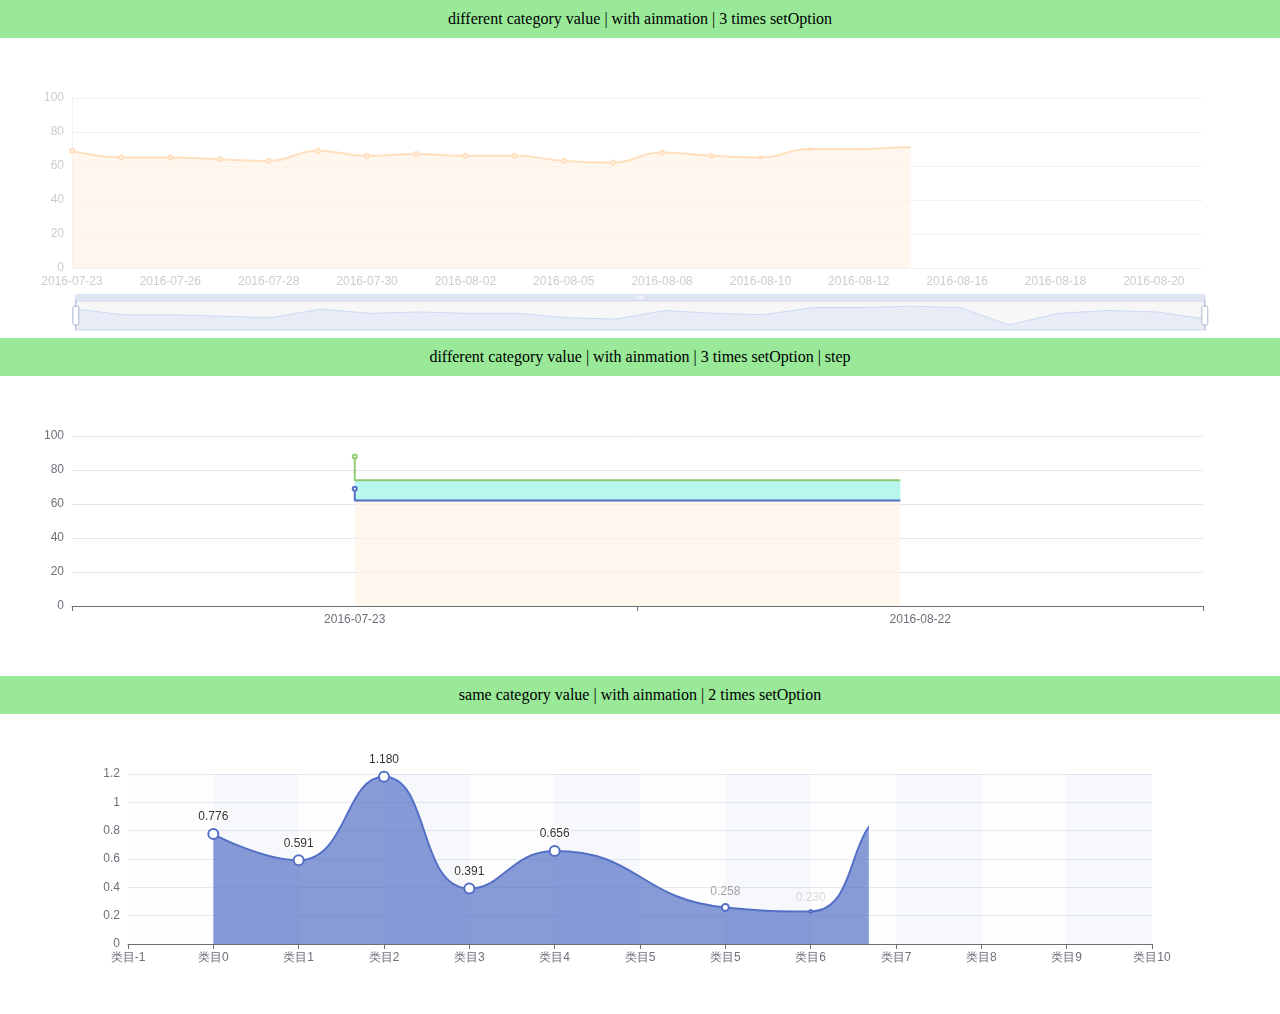
<file: libs/echarts-5.2.1/test/areaLineUpdate.html>
<!--
Licensed to the Apache Software Foundation (ASF) under one
or more contributor license agreements.  See the NOTICE file
distributed with this work for additional information
regarding copyright ownership.  The ASF licenses this file
to you under the Apache License, Version 2.0 (the
"License"); you may not use this file except in compliance
with the License.  You may obtain a copy of the License at

   http://www.apache.org/licenses/LICENSE-2.0

Unless required by applicable law or agreed to in writing,
software distributed under the License is distributed on an
"AS IS" BASIS, WITHOUT WARRANTIES OR CONDITIONS OF ANY
KIND, either express or implied.  See the License for the
specific language governing permissions and limitations
under the License.
-->

<html>
    <head>
        <meta charset="utf-8">
        <meta name="viewport" content="width=device-width, initial-scale=1" />
        <script src="lib/simpleRequire.js"></script>
        <script src="lib/config.js"></script>
        <script src="lib/facePrint.js"></script>
    </head>
    <body>
        <style>
            html, body, .main {
                padding: 0;
                margin: 0;
                width: 100%;
                height: 300px;
            }
            .label {
                background: rgba(00, 200, 00, 0.4);
                padding: 10px;
                text-align: center;
            }
        </style>
        <div class="label">different category value | with ainmation | 3 times setOption</div>
        <div class="main" id="main0"></div>
        <div class="label">different category value | with ainmation | 3 times setOption | step</div>
        <div class="main" id="main1"></div>
        <div class="label">same category value | with ainmation | 2 times setOption</div>
        <div class="main" id="main2"></div>











        <!-- ==================== -->
        <!-- Test Case 1 -->



        <script>
            var option0 = {"tooltip":{"trigger":"axis","enterable":true,"padding":[10],"showDelay":100,"hideDelay":100,"z":0,"axisPointer":{"lineStyle":{"color":"#999"}},"textStyle":{"color":"#333"},"borderColor":"#ececec","borderWidth":1,"backgroundColor":"rgb(255,255,255)","extraCssText":"width: 200px;height: 80px;border-radius: 3px;z-index: 100;"},"grid":{"left":72,"right":77},"xAxis":{"type":"category","boundaryGap":false,"axisLine":{"show":true,"lineStyle":{"color":"#f2f2f2","width":1}},"z":0,"axisTick":false,"splitLine":{"show":false},"axisLabel":{"textStyle":{"color":"#ccc"}},"data":
            ["2016-07-23","2016-07-25","2016-07-26","2016-07-27","2016-07-28","2016-07-29","2016-07-30","2016-08-01","2016-08-02","2016-08-03","2016-08-05","2016-08-06","2016-08-08","2016-08-09","2016-08-10","2016-08-11","2016-08-12","2016-08-15","2016-08-16","2016-08-17","2016-08-18","2016-08-19","2016-08-20","2016-08-22"]
            },"yAxis":{"type":"value","z":0,"min":0,"max":100,"interval":20,"positon":"right","boundaryGap":false,"axisLine":{"show":true,"lineStyle":{"color":"#f2f2f2","width":1}},"axisTick":false,"splitLine":{"lineStyle":{"color":"#f2f2f2"}},"axisLabel":{"textStyle":{"color":"#ccc"}}},"dataZoom":[{"show":false},{"show":true,"z":0,"type":"slider","fillerColor":"rgba(230,230,230,.3)","dataBackground":{"areaStyle":{"color":"rgb(210,210,210)"}}}],"series":[{"type":"line","smooth":true,"symbol":"emptyCircle","itemStyle":{"normal":{"color":"rgb(255, 223, 190)"}},"z":0,"areaStyle":{"normal":{"color":"rgb(255, 242, 230)"}},"showAllSymbol":true,"data":
            ["69","65","65","64","63","69","66","67","66","66","63","62","68","66","65","70","70","71","70","58","66","68","67","62"]
            }]}

            var option1 = {"tooltip":{"trigger":"axis","enterable":true,"padding":[10],"showDelay":100,"hideDelay":100,"z":0,"axisPointer":{"lineStyle":{"color":"#999"}},"textStyle":{"color":"#333"},"borderColor":"#ececec","borderWidth":1,"backgroundColor":"rgb(255,255,255)","extraCssText":"width: 200px;height: 80px;border-radius: 3px;z-index: 100;"},"grid":{"left":72,"right":77},"xAxis":{"type":"category","boundaryGap":false,"axisLine":{"show":true,"lineStyle":{"color":"#f2f2f2","width":1}},"z":0,"axisTick":false,"splitLine":{"show":false},"axisLabel":{"textStyle":{"color":"#ccc"}},"data":
            ["2016-05-24","2016-05-25","2016-05-26","2016-05-27","2016-05-30","2016-06-01","2016-06-02","2016-06-03","2016-06-06","2016-06-13","2016-06-14","2016-06-15","2016-06-16","2016-06-17","2016-06-23","2016-06-24","2016-06-27","2016-06-28","2016-06-29","2016-06-30","2016-07-01","2016-07-04","2016-07-05","2016-07-06","2016-07-07","2016-07-11","2016-07-13","2016-07-14","2016-07-15","2016-07-18","2016-07-20","2016-07-21","2016-07-22","2016-07-23","2016-07-25","2016-07-26","2016-07-27","2016-07-28","2016-07-29","2016-07-30","2016-08-01","2016-08-02","2016-08-03","2016-08-05","2016-08-06","2016-08-08","2016-08-09","2016-08-10","2016-08-11","2016-08-12","2016-08-15","2016-08-16","2016-08-17","2016-08-18","2016-08-19","2016-08-20","2016-08-22"]
            },"yAxis":{"type":"value","z":0,"min":0,"max":100,"interval":20,"positon":"right","boundaryGap":false,"axisLine":{"show":true,"lineStyle":{"color":"#f2f2f2","width":1}},"axisTick":false,"splitLine":{"lineStyle":{"color":"#f2f2f2"}},"axisLabel":{"textStyle":{"color":"#ccc"}}},"dataZoom":[{"show":false},{"show":true,"z":0,"type":"slider","fillerColor":"rgba(230,230,230,.3)","dataBackground":{"areaStyle":{"color":"rgb(210,210,210)"}}}],"series":[{"type":"line","smooth":true,"symbol":"emptyCircle","itemStyle":{"normal":{"color":"rgb(255, 223, 190)"}},"z":0,"areaStyle":{"normal":{"color":"rgb(255, 242, 230)"}},"showAllSymbol":true,"data":
            ["66","66","61","59","59","57","61","63","61","65","65","65","66","70","60","62","66","66","66","70","64","66","68","69","71","67","69","71","68","69","68","69","67","69","65","65","64","63","69","66","67","66","66","63","62","68","66","65","70","70","71","70","58","66","68","67","62"]
            }]}

            var option2 = {"tooltip":{"trigger":"axis","enterable":true,"padding":[10],"showDelay":100,"hideDelay":100,"z":0,"axisPointer":{"lineStyle":{"color":"#999"}},"textStyle":{"color":"#333"},"borderColor":"#ececec","borderWidth":1,"backgroundColor":"rgb(255,255,255)","extraCssText":"width: 200px;height: 80px;border-radius: 3px;z-index: 100;"},"grid":{"left":72,"right":77},"xAxis":{"type":"category","boundaryGap":false,"axisLine":{"show":true,"lineStyle":{"color":"#f2f2f2","width":1}},"z":0,"axisTick":false,"splitLine":{"show":false},"axisLabel":{"textStyle":{"color":"#ccc"}},"data":
            ["2016-02-24","2016-02-25","2016-02-26","2016-02-29","2016-03-01","2016-03-02","2016-03-03","2016-03-04","2016-03-07","2016-03-08","2016-03-09","2016-03-10","2016-03-11","2016-03-15","2016-03-16","2016-03-17","2016-03-18","2016-03-21","2016-03-22","2016-03-23","2016-03-24","2016-03-25","2016-03-28","2016-03-29","2016-03-30","2016-03-31","2016-04-01","2016-04-06","2016-04-07","2016-04-08","2016-04-11","2016-04-12","2016-04-13","2016-04-14","2016-04-18","2016-04-20","2016-04-21","2016-04-22","2016-04-26","2016-04-27","2016-04-28","2016-05-05","2016-05-06","2016-05-09","2016-05-10","2016-05-12","2016-05-13","2016-05-16","2016-05-17","2016-05-19","2016-05-20","2016-05-24","2016-05-25","2016-05-26","2016-05-27","2016-05-30","2016-06-01","2016-06-02","2016-06-03","2016-06-06","2016-06-13","2016-06-14","2016-06-15","2016-06-16","2016-06-17","2016-06-23","2016-06-24","2016-06-27","2016-06-28","2016-06-29","2016-06-30","2016-07-01","2016-07-04","2016-07-05","2016-07-06","2016-07-07","2016-07-11","2016-07-13","2016-07-14","2016-07-15","2016-07-18","2016-07-20","2016-07-21","2016-07-22","2016-07-23","2016-07-25","2016-07-26","2016-07-27","2016-07-28","2016-07-29","2016-07-30","2016-08-01","2016-08-02","2016-08-03","2016-08-05","2016-08-06","2016-08-08","2016-08-09","2016-08-10","2016-08-11","2016-08-12","2016-08-15","2016-08-16","2016-08-17","2016-08-18","2016-08-19","2016-08-20","2016-08-22"]
            },"yAxis":{"type":"value","z":0,"min":0,"max":100,"interval":20,"positon":"right","boundaryGap":false,"axisLine":{"show":true,"lineStyle":{"color":"#f2f2f2","width":1}},"axisTick":false,"splitLine":{"lineStyle":{"color":"#f2f2f2"}},"axisLabel":{"textStyle":{"color":"#ccc"}}},"dataZoom":[{"show":false},{"show":true,"z":0,"type":"slider","fillerColor":"rgba(230,230,230,.3)","dataBackground":{"areaStyle":{"color":"rgb(210,210,210)"}}}],"series":[{"type":"line","smooth":true,"symbol":"emptyCircle","itemStyle":{"normal":{"color":"rgb(255, 223, 190)"}},"z":0,"areaStyle":{"normal":{"color":"rgb(255, 242, 230)"}},"showAllSymbol":true,"data":
            ["61","57","62","65","65","67","65","68","68","65","67","69","66","67","66","70","67","72","73","73","71","69","72","73","72","74","77","75","74","74","68","70","69","70","70","72","74","71","71","70","72","74","76","72","76","73","67","60","59","64","64","66","66","61","59","59","57","61","63","61","65","65","65","66","70","60","62","66","66","66","70","64","66","68","69","71","67","69","71","68","69","68","69","67","69","65","65","64","63","69","66","67","66","66","63","62","68","66","65","70","70","71","70","58","66","68","67","62"]
            }]}

            require(['echarts'], function (echarts) {

                var main = document.getElementById('main0');
                if (!main) {
                    return;
                }
                var chart = echarts.init(main);

                chart.setOption(option0);

                setTimeout(() => {
                    chart.setOption(option1);

                    setTimeout(() => {
                        chart.setOption(option2);
                    }, 2000)

                }, 2000)
            })

        </script>
















        <!-- ==================== -->
        <!-- Test Case 2 -->





        <script>

            require(['echarts'], function (echarts) {

                var main = document.getElementById('main1');
                if (!main) {
                    return;
                }
                var chart = echarts.init(main);

                var option = {
                    "grid": {
                        "left": 72,
                        "right": 77
                    },
                    "xAxis": {
                        "type": "category",
                        "data": ["2016-07-23","2016-08-22"]
                    },
                    "yAxis": {
                        "type": "value"
                    },
                    "series": [
                        {
                            "type": "line",
                            // step: true,
                            "areaStyle": {
                                "normal": {
                                    "color": "rgb(255, 242, 230)"
                                }
                            },
                            step: true,
                            stack: 'a',
                            "showAllSymbol": true,
                            "data": ["69","62"]
                        },
                        {
                            "type": "line",
                            step: true,
                            "areaStyle": {
                                "normal": {
                                    "color": "rgb(155, 242, 230)"
                                }
                            },
                            stack: 'a',
                            "showAllSymbol": true,
                            "data": ["19","12"]
                        }
                    ]
                };

                var option1 = {
                    xAxis: {data: ["2016-05-24","2016-07-23","2016-08-22"]},
                    series: [{
                        data: ["66","67","62"]
                    }, {
                        data: ["26","27","22"]
                    }]
                };

                var option2 = {
                    xAxis: {data: ["2016-02-24","2016-05-24","2016-07-23","2016-08-22"]},
                    series: [
                        {data: ["61","57","62","65"]},
                        {data: ["31","37","32","35"]}
                    ]
                };


                chart.setOption(option);

                setTimeout(function () {
                    chart.setOption(option1);

                    setTimeout(function () {
                        chart.setOption(option2);
                    }, 2000)

                }, 2000)

            });


</script>
















        <!-- ==================== -->
        <!-- Test Case 3 -->




        <script>

            require(['echarts'], function (echarts) {

                var main = document.getElementById('main2');
                if (!main) {
                    return;
                }
                var chart = echarts.init(main);

                var xAxisData = [];
                var data1 = [];
                var data2 = [];
                var data3 = [];
                var data4 = [];

                xAxisData.push('类目' + -1);
                data1.push('-');
                data2.push('-');
                data3.push('-');
                data4.push('-');

                for (var i = 0; i < 5; i++) {
                    xAxisData.push('类目' + i);
                    data1.push((-Math.random() - 0.2).toFixed(3));
                    data2.push((Math.random() + 0.3).toFixed(3));
                    data3.push((Math.random() + 0.2).toFixed(3));
                    data4.push((Math.random() + 0.2).toFixed(3));
                }

                xAxisData.push('类目' + i);
                data1.push('-');
                data2.push('-');
                data3.push('-');
                data4.push('-');

                for (; i < 10; i++) {
                    xAxisData.push('类目' + i);
                    data1.push((-Math.random() - 0.2).toFixed(3));
                    data2.push((Math.random() + 0.3).toFixed(3));
                    data3.push((Math.random() + 0.2).toFixed(3));
                    data4.push((Math.random() + 0.2).toFixed(3));
                }
                xAxisData.push('类目' + i);
                data1.push('-');
                data2.push('-');
                data3.push('-');
                data4.push('-');

                var itemStyle = {
                    normal: {
                        // borderColor: 'white',
                        // borderWidth: 3,
                        // shadowBlur: 10,
                        // shadowOffsetX: 0,
                        // shadowOffsetY: 5,
                        // shadowColor: 'rgba(0, 0, 0, 0.4)',
                        lineStyle: {
                            width: 2
                            // shadowBlur: 10,
                            // shadowOffsetX: 0,
                            // shadowOffsetY: 5,
                            // shadowColor: 'rgba(0, 0, 0, 0.4)'
                        },
                        areaStyle: {
                        }
                    }
                };

                chart.setOption({
                    legend: {
                        data: ['line', 'line2', 'line3']
                    },
                    tooltip: {
                        trigger: 'axis',
                        position: function (point) {
                            return [point[0], '10%'];
                        },
                        axisPointer: {
                            type: 'line'
                        }
                    },
                    xAxis: {
                        // data: ['类目1', '类目2', '类目3', '类目4', '类目5',]
                        data: xAxisData,
                        boundaryGap: false,
                        // inverse: true,
                        splitArea: {
                            show: true
                        }
                    },
                    yAxis: {
                    },
                    series: [{
                        id: 'aaa',
                        name: 'line33333',
                        type: 'line',
                        stack: 'all',
                        symbolSize: 10,
                        data: data3,
                        itemStyle: itemStyle,
                        label: {
                            normal: {
                                show: true
                            }
                        },
                        connectNulls: true,
                        smooth: true
                    }]
                });

                setTimeout(function () {
                    chart.setOption({
                        series: [
                            {
                                id: 'aaa',
                                name: 'xxxxxxxxxxxxxxxx',
                                data: data4,
                            }
                        ]
                    });
                }, 1000);

            })

        </script>













    </body>
</html>
</file>
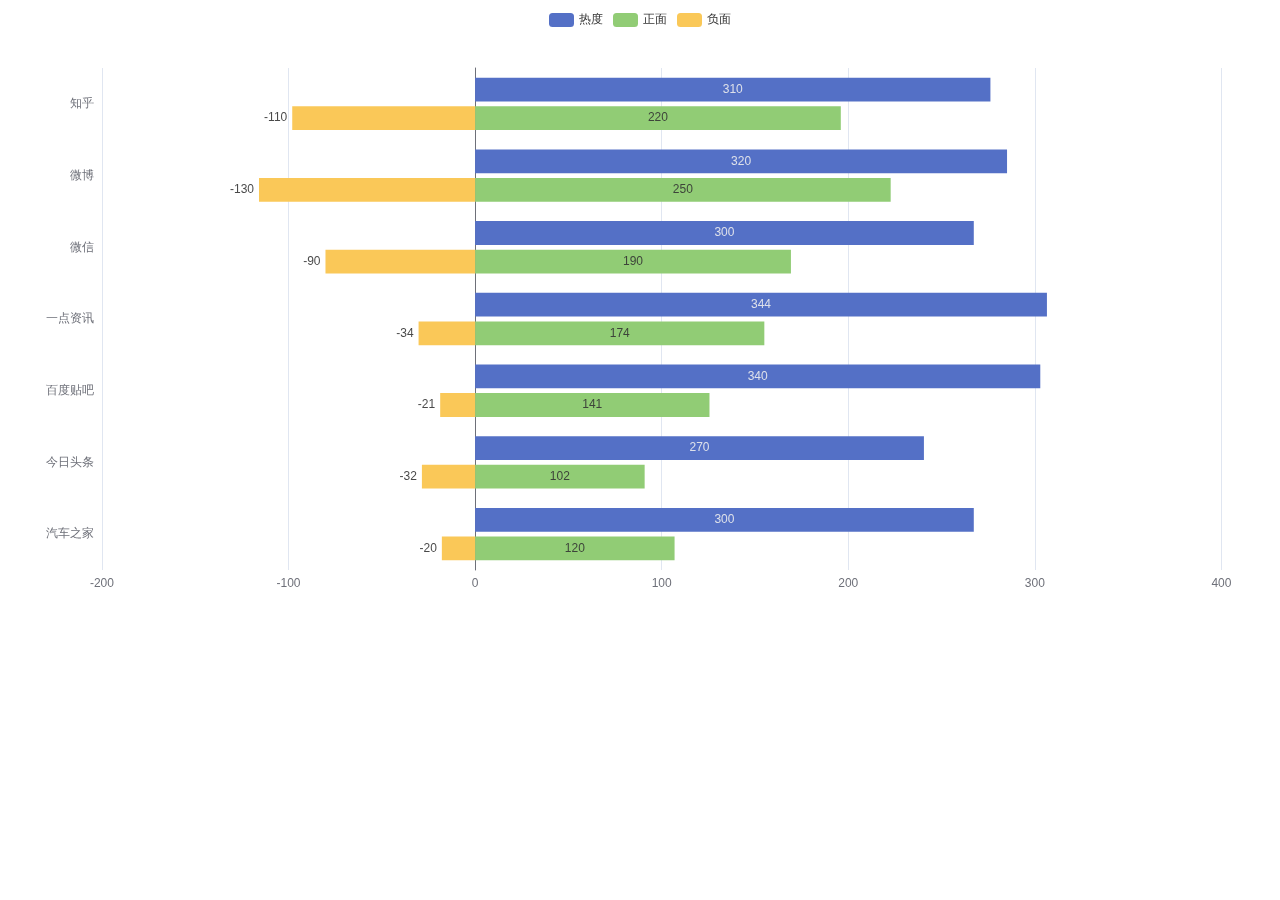
<file: libs/echarts-5.2.1/test/aria-line-bar.html>
<!--
Licensed to the Apache Software Foundation (ASF) under one
or more contributor license agreements.  See the NOTICE file
distributed with this work for additional information
regarding copyright ownership.  The ASF licenses this file
to you under the Apache License, Version 2.0 (the
"License"); you may not use this file except in compliance
with the License.  You may obtain a copy of the License at

   http://www.apache.org/licenses/LICENSE-2.0

Unless required by applicable law or agreed to in writing,
software distributed under the License is distributed on an
"AS IS" BASIS, WITHOUT WARRANTIES OR CONDITIONS OF ANY
KIND, either express or implied.  See the License for the
specific language governing permissions and limitations
under the License.
-->

<html>
    <head>
        <meta charset="utf-8">
        <script src="lib/simpleRequire.js"></script>
        <script src="lib/config.js"></script>
        <script src="lib/jquery.min.js"></script>
        <script src="lib/facePrint.js"></script>
        <script src="lib/testHelper.js"></script>
        <meta name="viewport" content="width=device-width, initial-scale=1" />
    </head>
    <body>
        <style>
            h1 {
                line-height: 60px;
                height: 60px;
                background: #146402;
                text-align: center;
                font-weight: bold;
                color: #eee;
                font-size: 14px;
            }
            .chart {
                height: 600px;
            }
        </style>

        <div id="main" class="chart"></div>
        <script>

        require(['echarts'],
            function (echarts) {

                var chart = echarts.init(document.getElementById('main'));

                chart.setOption({
                    aria: {
                        enabled: true,
                        series: {
                            multiple: {
                                prefix: '{seriesCount}个图表系列组成了该图表。'
                            }
                        }
                    },
                    tooltip : {
                        trigger: 'axis',
                        axisPointer : {            // 坐标轴指示器，坐标轴触发有效
                            type : 'shadow'        // 默认为直线，可选为：'line' | 'shadow'
                        }
                    },
                    legend: {
                        data:['热度', '正面', '负面']
                    },
                    grid: {
                        left: '3%',
                        right: '4%',
                        bottom: '3%',
                        containLabel: true
                    },
                    xAxis : [
                        {
                            type : 'value'
                        }
                    ],
                    yAxis : [
                        {
                            type : 'category',
                            axisTick : {show: false},
                            data : ['汽车之家','今日头条','百度贴吧','一点资讯','微信','微博','知乎']
                        }
                    ],
                    series : [
                        {
                            name:'热度',
                            type:'bar',
                            label: {
                                normal: {
                                    show: true,
                                    position: 'inside'
                                }
                            },
                            data:[300, 270, 340, 344, 300, 320, 310]
                        },
                        {
                            name:'正面',
                            type:'bar',
                            stack: '总量',
                            label: {
                                normal: {
                                    show: true
                                }
                            },
                            data:[120, 102, 141, 174, 190, 250, 220]
                        },
                        {
                            name:'负面',
                            type:'bar',
                            stack: '总量',
                            label: {
                                normal: {
                                    show: true,
                                    position: 'left'
                                }
                            },
                            data:[-20, -32, -21, -34, -90, -130, -110]
                        }
                    ]
                });

                window.onresize = chart.resize;
            }
        );
        </script>
    </body>
</html>
</file>
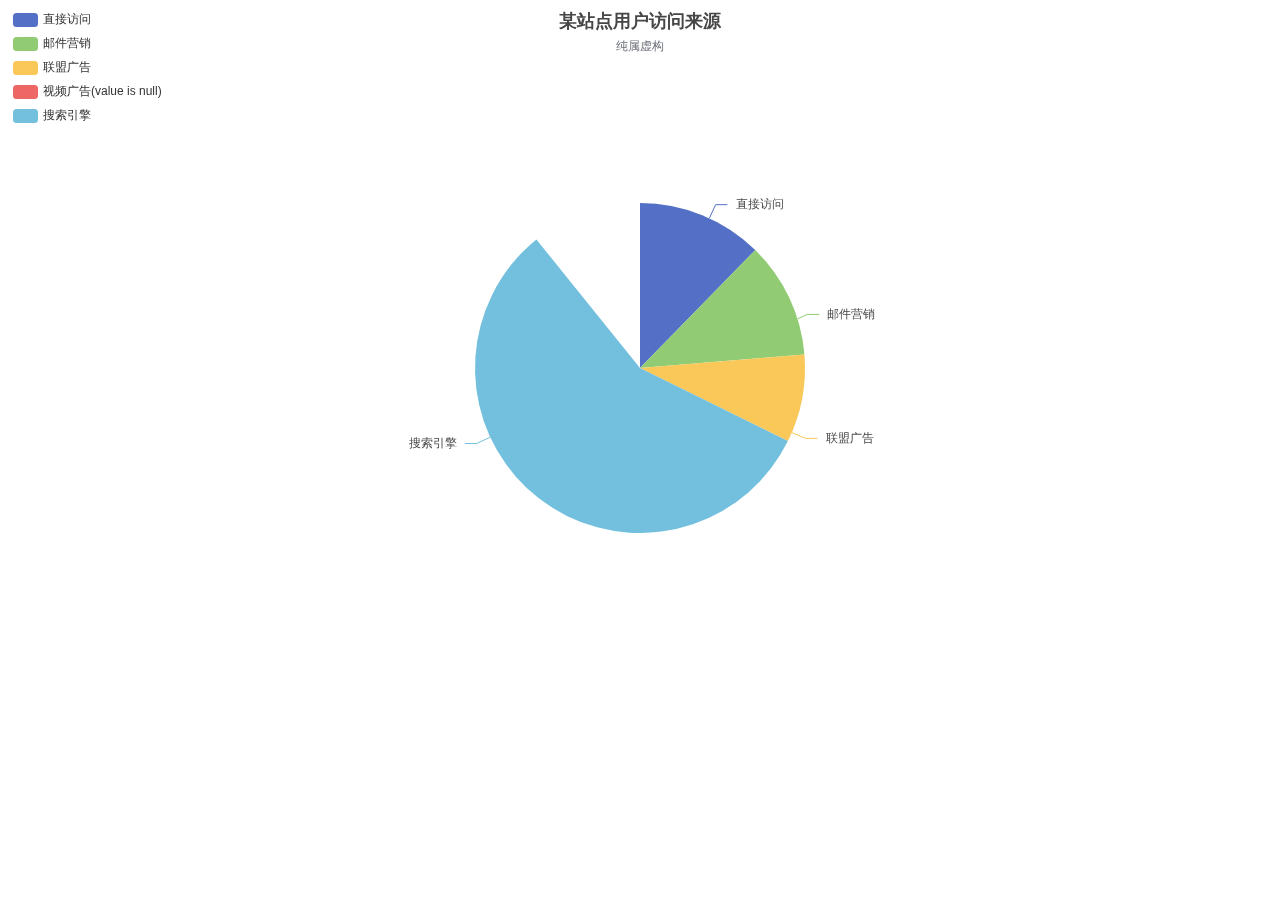
<file: libs/echarts-5.2.1/test/aria-pie.html>
<!--
Licensed to the Apache Software Foundation (ASF) under one
or more contributor license agreements.  See the NOTICE file
distributed with this work for additional information
regarding copyright ownership.  The ASF licenses this file
to you under the Apache License, Version 2.0 (the
"License"); you may not use this file except in compliance
with the License.  You may obtain a copy of the License at

   http://www.apache.org/licenses/LICENSE-2.0

Unless required by applicable law or agreed to in writing,
software distributed under the License is distributed on an
"AS IS" BASIS, WITHOUT WARRANTIES OR CONDITIONS OF ANY
KIND, either express or implied.  See the License for the
specific language governing permissions and limitations
under the License.
-->

<html>
    <head>
        <meta charset="utf-8">
        <script src="lib/simpleRequire.js"></script>
        <script src="lib/config.js"></script>
        <script src="lib/jquery.min.js"></script>
        <script src="lib/facePrint.js"></script>
        <script src="lib/testHelper.js"></script>
        <meta name="viewport" content="width=device-width, initial-scale=1" />
    </head>
    <body>
        <style>
            h1 {
                line-height: 60px;
                height: 60px;
                background: #146402;
                text-align: center;
                font-weight: bold;
                color: #eee;
                font-size: 14px;
            }
            .chart {
                height: 600px;
            }
        </style>

        <div id="main" class="chart"></div>
        <script>

        require(['echarts'],
            function (echarts) {

                var chart = echarts.init(document.getElementById('main'));

                chart.setOption({
                    aria: {
                        enabled: true
                    },
                    title : {
                        text: '某站点用户访问来源',
                        subtext: '纯属虚构',
                        x:'center'
                    },
                    tooltip : {
                        trigger: 'item',
                        formatter: "{a} <br/>{b} : {c} ({d}%)"
                    },
                    legend: {
                        orient: 'vertical',
                        left: 'left',
                        data: ['直接访问','邮件营销','联盟广告','视频广告(value is null)','搜索引擎']
                    },
                    series : [
                        {
                            name: '访问来源',
                            type: 'pie',
                            radius : '55%',
                            center: ['50%', '60%'],
                            selectedMode: 'single',
                            data:[
                                {value:335, name:'直接访问'},
                                {value:310, name:'邮件营销'},
                                {value:234, name:'联盟广告'},
                                {value:null, name:'视频广告(value is null)'},
                                {value:1548, name:'搜索引擎'}
                            ],
                            emphasis: {
                                itemStyle: {
                                    shadowBlur: 10,
                                    shadowOffsetX: 0,
                                    shadowColor: 'rgba(0, 0, 0, 0.5)'
                                }
                            }
                        }
                    ]
                });

                chart.on('pieselectchanged', function (e) {
                    console.log(e);
                });

                window.onresize = chart.resize;
            }
        );
        </script>
    </body>
</html>
</file>
<file: css/comon0.css>
@charset "utf-8";
/* CSS Document */
*{
	-webkit-box-sizing: border-box;
	-moz-box-sizing: border-box;
	box-sizing: border-box}
*,body{padding:0px;	margin:0px;color: #222;font-family: "微软雅黑";}
body{ background:#000d4a url(../images/bg.jpg) center center; background-size:cover;color:#666; font-size: .1rem; }
li{ list-style-type:none;}
@font-face{font-family:electronicFont;src:url(../font/DS-DIGIT.TTF)}
i{ margin:0px; padding:0px; text-indent:0px;}
img{ border:none; max-width: 100%;}
a{ text-decoration:none; color:#399bff;}
a.active,a:focus{ outline:none!important; text-decoration:none;}
ol,ul,p,h1,h2,h3,h4,h5,h6{ padding:0; margin:0}
a:hover{ color:#06c; text-decoration: none!important}

html,body{height: 100%;}
.clearfix:after, .clearfix:before {
	display: table;
	content: " "
}
 .clearfix:after {
	clear: both
}
.pulll_left{float:left;}
.pulll_right{float:right;}
/*谷哥滚动条样式*/

  ::-webkit-scrollbar {width:5px;height:5px;position:absolute}
  ::-webkit-scrollbar-thumb {background-color:#5bc0de}
  ::-webkit-scrollbar-track {background-color:#ddd}

/***/
.canvas{position: absolute; width:100%; left: 0; top: 0; height: 99%; z-index: 1;}
.loading{position:fixed; left:0; top:0; font-size:.3rem; z-index:100000000;width:100%; height:100%; background:#1a1a1c; text-align:center;}
.loadbox{position:absolute; width:160px;height:150px; color: #324e93; left:50%; top:50%; margin-top:-100px; margin-left:-75px;}
.loadbox img{ margin:10px auto; display:block; width:40px;}

.copyright{ line-height:.5rem; text-align: center; padding-right: 15px; bottom: 0; color:rgba(255,255,255,.5); font-size: .12rem; position: absolute; left: 0; width: 100%;}

.head{ height:1.05rem; background: url(../images/head_bg.png) no-repeat center center; background-size: 100% 100%; position: relative}
.head h1{ color:#fff; text-align: center; font-size: .42rem; line-height:.75rem;}
.head h1 img{ width:1.5rem; display: inline-block; vertical-align: middle; }
.time{ position:absolute; right:.15rem; top:0; line-height: .75rem;color:rgba(255,255,255,.7); font-size: .26rem; padding-right: .1rem;font-family:electronicFont;}

.mainbox{ padding:0 .2rem 0rem .2rem; height:calc(70% - 1.05rem) }
.mainbox>ul{ margin-left:-.1rem; margin-right:-.1rem; height:100%}
.mainbox>ul>li{ float: left; padding: 0 .1rem;height:100%;width: 30%}
.mainbox>ul>li:nth-child(2){ width: 40%}

.mainbox2{ padding:0 .2rem 0rem .2rem; height:calc(30% - .5rem) }
.mainbox2>ul{ margin-left:-.1rem; margin-right:-.1rem; height:100%}
.mainbox2>ul>li{ float: left; padding: 0 .1rem;height:100%;width: 50%}



.boxall{ border: 1px solid rgba(25,186,139,.17); padding:0 .2rem .2rem .2rem;  background: rgba(255,255,255,.04) url(../images/line.png); background-size: 100% auto; position: relative; margin-bottom: .15rem; z-index: 10;}
.boxall:before,
.boxall:after{ position:absolute; width: .1rem; height: .1rem; content: "";  border-top: 2px solid #02a6b5; top: 0;}
.boxall:before,.boxfoot:before{border-left: 2px solid #02a6b5;left: 0;}
.boxall:after,.boxfoot:after{border-right: 2px solid #02a6b5; right: 0;}
.alltitle{ font-size:.18rem; color:#fff;  line-height: .4rem; border-bottom:1px dotted rgba(255,255,255,.2);}
.boxnav{height: calc(100% - .4rem);}

.boxfoot{ position:absolute; bottom: 0; width: 100%; left: 0;}
.boxfoot:before,
.boxfoot:after{ position:absolute; width: .1rem; height: .1rem;  content: "";border-bottom: 2px solid #02a6b5; bottom: 0;}

.barnav{position: absolute; width: 100%; z-index: 100;}
.bar{background:rgba(101,132,226,.1); padding: .15rem; }
.barbox li,.barbox2 li{ width:25%; text-align: center; position: relative;}
.barbox:before,
.barbox:after{ position:absolute; width: .3rem; height: .1rem; content: ""; }
.barbox:before{border-left: 2px solid #02a6b5;left: 0;border-top: 2px solid #02a6b5; }
.barbox:after{border-right: 2px solid #02a6b5; right: 0; bottom: 0;border-bottom: 2px solid #02a6b5; }

.barbox li:before{ position:absolute; content: ""; height:50%; width: 1px; background: rgba(255,255,255,.2); right: 0; top: 25%;}

.barbox{  border: 1px solid rgba(25,186,139,.17); position: relative; }
.barbox li{ font-size: .5rem; color: #ffeb7b; padding: .05rem 0;  font-family: Gotham, "Helvetica Neue", Helvetica, Arial, "sans-serif"; font-weight: bold;font-family: electronicFont;}
.barbox2 li{ font-size: .19rem; color: rgba(255,255,255,.7);}

.mapbox{height: calc(100%); display: flex; align-items: center; justify-content: center; overflow: hidden;}
.map{  position:relative; height: 100%; z-index: 9; width: 100%;}
.map4{ width: 200%; height:100%;  position: relative; left: -50%; top: 4%; margin-top: .2rem; z-index: 5;}

.map1{ width:6.43rem; z-index: 2;top:.45rem; left: .66rem;  animation: myfirst2 15s infinite linear;}
.map2{ width:5.66rem; top:.85rem; left: 1.03rem; z-index: 3; opacity: 0.2; animation: myfirst 10s infinite linear;}
.map3{ width:5.18rem; top:1.07rem; left: 1.4rem; z-index: 1; transform: scale(.8); opacity: .6}
.map1,.map2,.map3{ position:absolute;}





.wrap{  overflow: hidden;}
.wrap li{  line-height:.42rem; height:.42rem; text-indent: .24rem; margin-bottom: .1rem; }
.wrap li p{border: 1px solid rgba(25,186,139,.17);}
.wrap li p{display: flex; justify-content: space-between;}
.wrap li p{display: flex; align-items: center; height: 80%;}
.wrap li p span{color: rgba(255,255,255,.6);  text-align: center; text-overflow: ellipsis; white-space:nowrap; overflow: hidden; font-size: .16rem;}
.wrap li p span:first-child{ text-align: left;}
.sycm ul{   padding: .16rem 0; width: 100%;}
.sycm li{ float: left; width: 25%; text-align: center; position: relative}
.sycm li:before{ position:absolute; content: ""; height:30%; width: 1px; background: rgba(255,255,255,.1); right: 0; top: 15%;}
.sycm { height: 80%; display: flex; align-items: center}
.sycm li:last-child:before,.sycm2 li:nth-child(3):before{ width: 0;}

.sycm li h2{ font-size:.3rem; color: #46b8ff; padding-bottom: .2rem;}
.sycm li span{ font-size:.2rem; color: #fff; opacity: .5;}
.sycm2 { height:90%}
.sycm2 li{width: 33.3333%; padding: 10px 0;}
.sycm2 li h2{ color: #2ad08a}

.btbox{ height: 100%}
.btbox li{height:100%; float: left;width: 25%; padding-left:5%;}
@keyframes myfirst2
{
from {transform: rotate(0deg) scale(.8);}
to {transform: rotate(359deg) scale(.8);}
}

@keyframes myfirst
{
from {transform: rotate(0deg) scale(.8);}
to {transform: rotate(-359deg) scale(.8);}
}


/*Plugin CSS*/
.str_wrap {
	overflow:hidden;
	width:100%;
	position:relative;
	-moz-user-select: none;
	-khtml-user-select: none;
	user-select: none;  
	white-space:nowrap;
}


.str_move { 
	white-space:nowrap;
	position:absolute; 
	top:0; 
	left:0;
	cursor:move;
}
.str_move_clone {
	display:inline-block;
	vertical-align:top;
	position:absolute; 
	left:100%;
	top:0;
}
.str_vertical .str_move_clone {
	left:0;
	top:100%;
}
.str_down .str_move_clone {
	left:0;
	bottom:100%;
}
.str_vertical .str_move,
.str_down .str_move {
	white-space:normal;
	width:100%;
}
.str_static .str_move,
.no_drag .str_move,
.noStop .str_move{
	cursor:inherit;
}
.str_wrap img {
	max-width:none !important;	
}


.alltitle .pulll_right a{color: #fff;}
.alltitle .pulll_right a span{ display: inline-block; background: #58c485; width: .16rem; height: .16rem; vertical-align: middle; border-radius: 50%; margin: 0 .05rem 0 .1rem;}
.alltitle .pulll_right a:nth-child(2) span{ background: #ea7231;}
.alltitle .sebtn a{ opacity: .6; display: inline-block; padding: 0 .1rem}
.alltitle .sebtn a.active{ opacity:1}

.sy{ float:left; width: 100%; height:95%;}
</file>
<file: libs/echarts-5.2.1/test/lib/caseFrame.css>
/*
* Licensed to the Apache Software Foundation (ASF) under one
* or more contributor license agreements.  See the NOTICE file
* distributed with this work for additional information
* regarding copyright ownership.  The ASF licenses this file
* to you under the Apache License, Version 2.0 (the
* "License"); you may not use this file except in compliance
* with the License.  You may obtain a copy of the License at
*
*   http://www.apache.org/licenses/LICENSE-2.0
*
* Unless required by applicable law or agreed to in writing,
* software distributed under the License is distributed on an
* "AS IS" BASIS, WITHOUT WARRANTIES OR CONDITIONS OF ANY
* KIND, either express or implied.  See the License for the
* specific language governing permissions and limitations
* under the License.
*/

.case-frame {
    position: static;
    padding: 0;
    margin: 0;
}
.case-frame .cases-list {
    padding-top: 15px;
    position: absolute;
    left: 0;
    top: 0;
    bottom: 0;
    width: 250px;
    overflow: auto;
    font-size: 13px;
}
.case-frame .cases-list ul {
    padding-left: 32px;
    margin-top: 170px;
    list-style-type: decimal;
}
.case-frame .info-panel {
    position: fixed;
    padding: 10px 20px;
    top: 0;
    left: 0;
    width: 195px;
    background: #fff;
    border-bottom: 1px solid #ccc;
}
.case-frame .info-panel .current {
    height: 24px;
    line-height: 24px;
    white-space: nowrap;
    text-decoration: underline;
}
.case-frame .info-panel .renderer-selector {
    margin: 10px;
}
.case-frame .info-panel .list-filter {
    margin: 10px 0;
}
.case-frame .page-content {
    margin-left: 255px;
    height: 100%;
    padding: 0;
    position: relative;
    border-left: 1px solid #333;
}
.case-frame .page-content iframe {
    padding: 0;
    margin: 0;
    border-width: 0;
    overflow: visible;
    visibility: visible;
    position: absolute;
    left: 0;
    top: 0;
    width: 100%;
    height: 100%;
}
</file>
